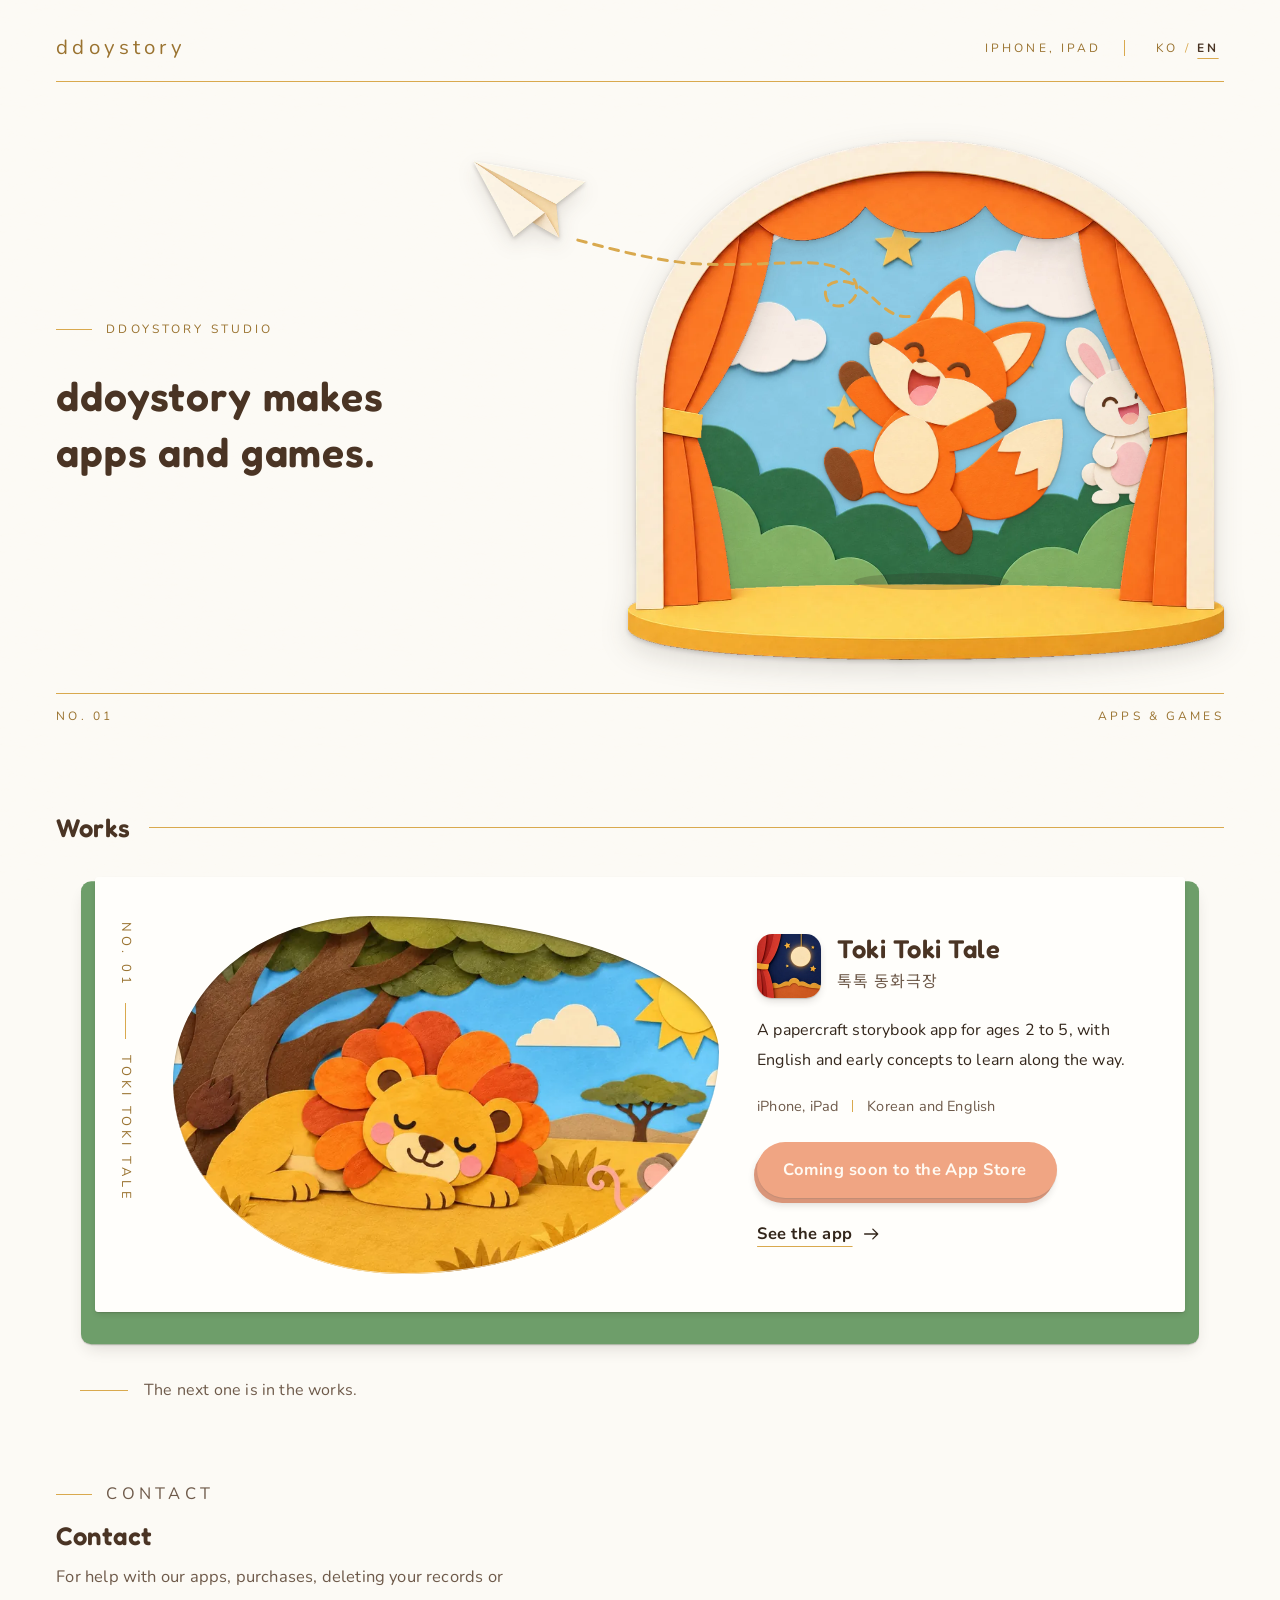
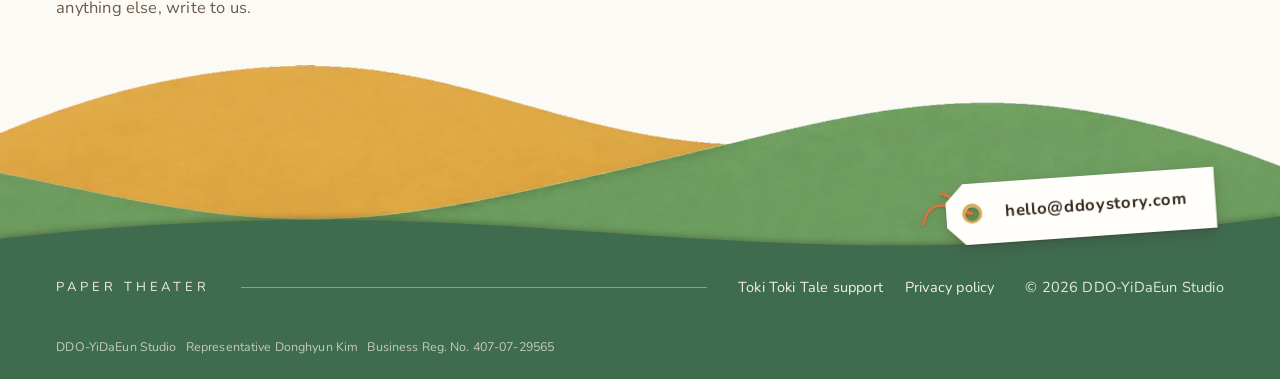
<file: index.html>
<!doctype html>
<html lang="ko">
<head>
<meta charset="utf-8">
<meta name="viewport" content="width=device-width, initial-scale=1">
<title>ddoystory</title>
<meta name="description" content="또이다은 스튜디오(ddoystory)는 앱과 게임을 만듭니다. 첫 작품은 톡톡 동화극장(Toki Toki Tale)입니다.">
<meta name="color-scheme" content="light dark">
<meta name="theme-color" content="#FCFAF5" media="(prefers-color-scheme: light)">
<meta name="theme-color" content="#2B241D" media="(prefers-color-scheme: dark)">
<meta property="og:title" content="ddoystory">
<meta property="og:description" content="또이다은 스튜디오(ddoystory)는 앱과 게임을 만듭니다.">
<meta property="og:url" content="https://ddoystory.com/">
<meta property="og:image" content="https://ddoystory.com/assets/lion-mouse-1600.webp">
<link rel="icon" href="assets/favicon-32.png">
<link rel="apple-touch-icon" href="assets/icon.png">
<link rel="preconnect" href="https://fonts.googleapis.com">
<link rel="preconnect" href="https://fonts.gstatic.com" crossorigin>
<!-- 제목 글꼴 Jua 는 제목에 쓰는 글자만 담은 작은 파일로 받는다(text=). 제목 글자를 바꾸면 README 의 순서대로 이 주소를 다시 만든다. -->
<link rel="stylesheet" href="https://fonts.googleapis.com/css2?family=Jua&display=block&text=%28%29%2C.%EA%B0%80%EA%B0%9C%EA%B1%B0%EA%B2%83%EA%B2%8C%EA%B2%AC%EA%B2%B0%EA%B3%A0%EA%B3%B5%EA%B3%BC%EA%B4%80%EA%B4%91%EA%B5%AC%EA%B5%AD%EA%B7%B8%EA%B7%B9%EA%B8%B0%EA%BA%BC%EA%BE%B8%EB%81%BC%EB%82%B4%EB%84%B7%EB%85%90%EB%86%80%EB%88%84%EB%8A%94%EB%8A%A5%EB%8B%88%EB%8B%A4%EB%8F%84%EB%8F%99%EB%90%98%EB%93%A0%EB%93%A4%EB%93%AD%EB%94%94%EB%98%90%EB%9E%98%EB%A1%9C%EB%A5%B4%EB%A6%84%EB%A6%AC%EB%A6%B0%EB%A7%8C%EB%A7%A4%EB%A9%B0%EB%A9%B4%EB%AC%B8%EB%AC%BB%EB%B0%94%EB%B0%9B%EB%B0%A9%EB%B0%B0%EB%B2%84%EB%B3%B4%EB%B6%80%EB%B6%81%EB%B6%84%EC%82%AC%EC%82%AD%EC%84%9C%EC%84%9D%EC%88%98%EC%8A%A4%EC%95%84%EC%95%B1%EC%95%BC%EC%96%B4%EC%97%86%EC%97%90%EC%97%B0%EC%98%81%EC%98%A4%EC%99%80%EC%9B%81%EC%9D%80%EC%9D%84%EC%9D%98%EC%9D%B4%EC%9D%B8%EC%9D%BD%EC%9E%84%EC%9E%85%EC%9E%87%EC%9E%90%EC%9E%A0%EC%9E%A5%EC%A0%80%EC%A0%95%EC%A0%9C%EC%A3%BC%EC%A7%80%EC%A7%88%EC%A7%91%EC%B2%98%EC%B9%A8%ED%81%AC%ED%84%B0%ED%86%A0%ED%86%A1%ED%8A%9C%ED%8A%B8%ED%8D%BC%ED%8E%98%ED%94%84%ED%95%98%ED%95%9C%ED%95%AD%ED%98%B8%ED%99%94">
<link rel="stylesheet" href="https://fonts.googleapis.com/css2?family=Fredoka:wght@400;500;600&family=Nunito:wght@300;400;600;700&family=Noto+Sans+KR:wght@400;500;700&display=block">
<link rel="stylesheet" href="assets/paper.css">
<script>/* 움직임 준비: 움직임 줄이기가 꺼져 있을 때만 첫 화면을 잠깐 숨긴다. motion.js 가 못 오면 2.5초 뒤, 그때 받는 중인 글꼴을 최대 2.5초 더 기다렸다가 걷는다. assets/motion.js 참고 */
(function(d){if(window.matchMedia&&!matchMedia('(prefers-reduced-motion: reduce)').matches){d.classList.add('mo');window.__moT=setTimeout(function(){var f=document.fonts&&document.fonts.ready;Promise.race([f||0,new Promise(function(r){setTimeout(r,2500)})]).then(function(){d.classList.remove('mo');});},2500);}})(document.documentElement);</script>
<script defer fetchpriority="high" src="assets/vendor/gsap/gsap.min.js" onerror="document.documentElement.classList.remove('mo')"></script>
<script defer fetchpriority="high" src="assets/vendor/gsap/ScrollTrigger.min.js"></script>
<script defer fetchpriority="high" src="assets/motion.js"></script>
<style>
/* 스튜디오 홈(v14): 매끈한 색 카드지.
   첫 화면 = 왼쪽 제목 + 오른쪽 종이 무대(아치 틀·감빛 커튼, 하늘 배경, 뛰는 여우, 손 흔드는 토끼), 종이비행기와 금색 점선 궤적.
   위아래 금색 가는 선과 꼬리 글자. 만든 것들 = 흰 카드 + 연두 밑장. 맨 아래 = 언덕 띠 위 흰 꼬리표(메일). */

/* ── 첫 화면 ── */
.hero{display:grid;grid-template-columns:minmax(0,4fr) minmax(0,6fr);align-items:center;gap:0 clamp(24px,3vw,56px);padding-top:clamp(36px,4.6vw,72px);padding-bottom:clamp(20px,2.6vw,40px)}
.hero-tx .kicker{display:flex;align-items:center;gap:14px;margin:0 0 clamp(20px,2.4vw,32px)}
.hero-tx .kicker .rule{width:36px}
.hero h1{margin:0;font-size:clamp(1.8rem,3.2vw,3.3rem);line-height:1.36;letter-spacing:.02em}
.hero h1 .ln{display:block;white-space:nowrap}

/* 무대 상자 = 무대 틀 그림 비율(1119:975). 안의 조각은 이 상자 % 자리. */
.stage-wrap{position:relative;padding-left:clamp(40px,12%,150px)}
.stage{position:relative;aspect-ratio:1119/975}
.stage > *{position:absolute;pointer-events:none}
.stage .backdrop{left:9.6%;right:9.8%;top:10.6%;bottom:10%;overflow:hidden;border-radius:50% 50% 0 0 / 50% 50% 0 0}
.stage .backdrop img{width:100%;height:100%;object-fit:cover;object-position:50% 100%}
.stage .frame{inset:0;width:100%;height:100%;filter:drop-shadow(0 2px 2px rgba(var(--sh),.2)) drop-shadow(0 10px 14px rgba(var(--sh),.14))}
.stage .bunny{width:18.5%;left:73.5%;top:33%;filter:var(--piece-shadow)}
.stage .fox{width:40%;left:33%;top:26%;filter:var(--piece-shadow)}
.stage .floor-sh{left:38%;width:26%;top:83.2%;height:3.4%;border-radius:50%;background:rgba(var(--sh),.2)}
.stage .trail{left:-28%;top:0;width:88%;overflow:visible}
.stage .plane{width:19%;left:-26%;top:4%;filter:drop-shadow(0 2px 2px rgba(var(--sh),.22)) drop-shadow(0 8px 10px rgba(var(--sh),.12))}
.hero-foot{position:relative;display:flex;align-items:center;justify-content:space-between;gap:16px;padding-top:14px;padding-bottom:14px}
.hero-foot::before{content:"";position:absolute;left:var(--gutter);right:var(--gutter);top:0;height:1px;background:var(--gold)}

/* ── 만든 것들 ── */
.works{padding-top:clamp(44px,5.6vw,88px)}
.works-head{display:flex;align-items:baseline;gap:18px;margin:0 0 clamp(22px,2.6vw,36px)}
.works-head h2{margin:0;font-size:clamp(1.5rem,2vw,1.9rem);line-height:1.3}
.works-head .rule{flex:1 1 auto;align-self:center}

.card{width:calc(100% - 2 * var(--bo));max-width:1090px;margin:0 auto calc(var(--bo) * 2.4)}
.card-in{display:grid;grid-template-columns:auto minmax(0,7fr) minmax(0,5fr);gap:clamp(20px,3vw,48px);align-items:center;padding:clamp(22px,3vw,44px) clamp(22px,3vw,44px) clamp(22px,3vw,44px) clamp(14px,1.6vw,22px)}
.vtail{writing-mode:vertical-rl;display:flex;align-items:center;gap:16px;align-self:stretch;justify-content:flex-start;padding-top:6px}
.vtail .vrule{width:1px;height:36px;background:var(--gold)}
.vtail .tail{color:#9A7330;font-size:13px;letter-spacing:.3em}
.win{margin:0;aspect-ratio:16/10.5;border-radius:36% 64% 58% 42% / 46% 38% 62% 54%}
.win img{object-position:50% 50%}
.card-tx{display:flex;flex-direction:column;gap:18px;min-width:0;color:#33261B}
.card-tx h3{color:#4A3424}
.app-id{display:flex;align-items:center;gap:16px}
.app-id img{width:64px;height:64px;border-radius:15px;box-shadow:var(--lift);flex:none}
.app-id h3{margin:0;font-size:clamp(1.5rem,2vw,2rem);line-height:1.25}
.app-id h3 a{text-decoration:none}
.app-id h3 a:hover{text-decoration:underline;text-decoration-color:var(--gold);text-decoration-thickness:1px;text-underline-offset:.3em}
.app-id p{margin:2px 0 0;font-family:'Fredoka',sans-serif;font-weight:400;font-size:16px;letter-spacing:.06em;color:#6E5A4A}
.app-id p [data-l=en]{font-family:var(--serif)}
.card-line{margin:0;font-size:clamp(1rem,1.2vw,1.1rem);line-height:1.85}
.meta{list-style:none;margin:0;padding:0;display:flex;flex-wrap:wrap;align-items:center;gap:4px 14px;font-size:14.5px;color:#6E5A4A}
.meta li + li::before{content:"";display:inline-block;width:1px;height:12px;background:var(--gold);margin-right:14px;vertical-align:-1px}
.card-act{display:flex;flex-wrap:wrap;align-items:center;gap:14px 24px;margin-top:4px}
.card-act .more{color:#33261B}

.next{display:flex;align-items:center;gap:16px;max-width:1120px;margin:clamp(56px,5vw,72px) auto 0;color:var(--sub);font-size:16px}
.next .rule{width:48px;flex:none}
.next p{margin:0}

/* ── 문의 + 땅 ── */
.contact{display:grid;grid-template-columns:minmax(0,1fr);padding-bottom:clamp(16px,2vw,28px)}
.contact .tail{display:flex;align-items:center;gap:14px}
.contact .tail .rule{width:36px}
.contact h2{margin:12px 0 0;font-size:clamp(1.5rem,2vw,1.9rem);line-height:1.3}
.contact p{margin:10px 0 0;color:var(--sub);max-width:30em;font-size:16.5px}
.land .tagnote{right:max(calc(var(--gutter) + 8px),calc((100% - var(--max)) / 2 + var(--gutter) + 8px));bottom:12%}

@media (max-width:1000px){
  .card-in{grid-template-columns:auto minmax(0,1fr)}
  .card-tx{grid-column:2}
  .vtail{grid-row:1 / span 2}
}
@media (max-width:760px){
  .hero{grid-template-columns:minmax(0,1fr);padding-top:clamp(24px,7vw,48px)}
  .hero-tx{order:2;padding-top:clamp(24px,6vw,40px)}
  .stage-wrap{order:1;padding-left:20%}
}
@media (max-width:640px){
  .hero h1{font-size:clamp(1.7rem,8.2vw,2.3rem)}
  .card-in{grid-template-columns:minmax(0,1fr);padding:18px 16px 22px;gap:18px}
  .vtail{writing-mode:horizontal-tb;grid-row:auto;padding-top:0}
  .vtail .vrule{width:28px;height:1px}
  .card-tx{grid-column:auto}
  .win{aspect-ratio:4/3.2}
  .paper-card{--bo:10px}
  .app-id img{width:54px;height:54px;border-radius:13px}
  .land .tagnote{bottom:18%}
}
</style>
<style>.store.soon{pointer-events:none;opacity:.62;cursor:default}.store.soon svg{display:none}</style>
<style>footer .biz{margin:0;padding:0 0 22px;font-size:.78rem;line-height:1.6;opacity:.72;letter-spacing:.01em}</style>
</head>
<body>
<a class="skip" href="#works"><span data-l="ko">본문으로 건너뛰기</span><span data-l="en" lang="en">Skip to content</span></a>

<header class="wrap mast" data-intro>
  <a class="brand" href="./" aria-label="ddoystory">ddoystory</a>
  <span class="rule" aria-hidden="true"></span>
  <div class="tails">
    <span class="tail opt" lang="en">iPhone, iPad</span>
    <span class="vrule opt" aria-hidden="true"></span>
    <nav class="lang" aria-label="Language"><a href="#ko" data-set="ko" lang="ko">KO</a><span class="sl" aria-hidden="true">/</span><a href="#en" data-set="en" lang="en">EN</a></nav>
  </div>
</header>

<section class="wrap hero" aria-labelledby="hero-title" data-intro>
  <div class="hero-tx">
    <p class="kicker tail" aria-hidden="true"><span class="rule"></span><span lang="en">ddoystory studio</span></p>
    <h1 id="hero-title"><span data-l="ko"><span class="ln">또이다은 스튜디오는</span> <span class="ln">앱과 게임을 만듭니다.</span></span><span data-l="en" lang="en"><span class="ln">ddoystory makes</span> <span class="ln">apps and games.</span></span></h1>
  </div>
  <div class="stage-wrap" aria-hidden="true">
    <div class="stage" data-art="home">
      <div class="backdrop"><img src="assets/paper/backdrop.webp" width="1100" height="825" alt="" fetchpriority="high"></div>
      <img class="bunny" src="assets/paper/bunny.webp" width="340" height="592" alt="">
      <img class="frame" src="assets/paper/stage.webp" width="1119" height="975" alt="">
      <span class="floor-sh"></span>
      <img class="fox" src="assets/paper/fox.webp" width="620" height="727" alt="">
      <svg class="trail" viewBox="0 0 880 440"><path d="M752 296C716 300 694 262 668 246C640 230 606 236 612 262C618 290 664 280 664 250C664 222 626 206 580 206C500 206 430 214 360 204C300 196 250 182 196 168" fill="none" stroke="#D9A94E" stroke-width="5" stroke-linecap="round" stroke-dasharray="15 13"/></svg>
      <img class="plane" src="assets/paper/plane.webp" width="420" height="283" alt="">
    </div>
  </div>
</section>
<div class="wrap hero-foot" data-intro aria-hidden="true"><span class="tail" lang="en">No. 01</span><span class="tail" lang="en">Apps &amp; Games</span></div>

<main id="works" class="wrap works" aria-labelledby="works-title">
  <div class="works-head">
    <h2 id="works-title"><span data-l="ko">만든 것들</span><span data-l="en" lang="en">Works</span></h2>
    <span class="rule" aria-hidden="true"></span>
  </div>
  <!-- 작품 하나 = article.card 하나. 새 작품은 이 article 을 복사해 아래에 붙이고 번호·링크·그림·글을 바꾼다. -->
  <article class="card paper-card" style="--back:var(--leaf)" data-piece aria-labelledby="w1-title">
    <div class="card-in">
      <p class="vtail" aria-hidden="true" style="margin:0"><span class="tail" lang="en">No. 01</span><span class="vrule"></span><span class="tail" lang="en">Toki Toki Tale</span></p>
      <figure class="win hole">
        <img src="assets/lion-mouse-1600.webp" srcset="assets/lion-mouse-900.webp 900w, assets/lion-mouse-1600.webp 1600w" sizes="(max-width:1000px) 100vw, 640px" width="1600" height="900" loading="lazy" decoding="async"
             alt="종이 공예 느낌으로 그린 「사자와 생쥐」 장면. 해가 뜬 초원의 나무 그늘에서 사자가 잠들어 있고, 그 곁으로 생쥐가 다가옵니다."
             data-alt-en="A papercraft-style scene from The Lion and the Mouse: on a sunny savanna, a lion sleeps in the shade of a tree as a little mouse comes near.">
      </figure>
      <div class="card-tx">
        <div class="app-id">
          <img src="assets/icon-256.webp" width="64" height="64" alt="">
          <div>
            <h3 id="w1-title"><a href="tokitoki/#ko" data-href="tokitoki/"><span data-l="ko">톡톡 동화극장</span><span data-l="en" lang="en">Toki Toki Tale</span></a></h3>
            <p><span data-l="ko">Toki Toki Tale</span><span data-l="en" lang="en">톡톡 동화극장</span></p>
          </div>
        </div>
        <p class="card-line"><span data-l="ko">2~5세 아이가 동화를 보고 들으며 영어와 개념 공부도 하는 페이퍼크래프트 동화 앱입니다.</span><span data-l="en" lang="en">A papercraft storybook app for ages 2 to 5, with English and early concepts to learn along the way.</span></p>
        <ul class="meta">
          <li>iPhone, iPad</li>
          <li><span data-l="ko">한국어, 영어</span><span data-l="en" lang="en">Korean and English</span></li>
        </ul>
        <div class="card-act">
          <a class="store" data-appstore href="https://apps.apple.com/"><svg viewBox="0 0 20 20" aria-hidden="true"><path d="M10 3v10M5.5 8.5 10 13l4.5-4.5M4 16.5h12" fill="none" stroke="currentColor" stroke-width="2" stroke-linecap="round" stroke-linejoin="round"/></svg><span data-l="ko">App Store에서 받기</span><span data-l="en" lang="en">Download on the App Store</span></a>
          <a class="more" href="tokitoki/#ko" data-href="tokitoki/"><span data-l="ko">자세히 보기</span><span data-l="en" lang="en">See the app</span><svg viewBox="0 0 22 22" aria-hidden="true"><path d="M2 11h16M12 5l6 6-6 6" fill="none" stroke="currentColor" stroke-width="1.6" stroke-linecap="round" stroke-linejoin="round"/></svg></a>
        </div>
      </div>
    </div>
  </article>
  <div class="next" data-piece><span class="rule" aria-hidden="true"></span><p><span data-l="ko">다음 작품을 만들고 있습니다.</span><span data-l="en" lang="en">The next one is in the works.</span></p></div>
</main>

<footer class="land" id="contact">
  <div class="wrap contact">
    <div>
      <p class="tail" aria-hidden="true" style="margin:0"><span class="rule"></span><span lang="en">Contact</span></p>
      <h2><span data-l="ko">문의</span><span data-l="en" lang="en">Contact</span></h2>
      <p><span data-l="ko">작품 사용, 결제, 기록 삭제 요청과 그 밖의 문의는 메일로 받습니다.</span><span data-l="en" lang="en">For help with our apps, purchases, deleting your records or anything else, write to us.</span></p>
    </div>
  </div>
  <div class="hills">
    <img src="assets/paper/hills-a.webp" width="2172" height="363" alt="" loading="lazy" decoding="async">
    <a class="tagnote" href="mailto:hello@ddoystory.com"><svg viewBox="0 0 56 40" aria-hidden="true"><path d="M52 30C40 30 30 18 18 20S4 34 2 38M52 30C42 26 34 10 22 8" fill="none" stroke="#E8703A" stroke-width="2.4" stroke-linecap="round"/></svg><span class="tg">hello@ddoystory.com</span></a>
  </div>
  <div class="soil-sh"><div class="soil">
    <div class="wrap foot">
      <span class="tail" lang="en" aria-hidden="true">Paper Theater</span>
      <span class="rule" aria-hidden="true"></span>
      <ul aria-label="Toki Toki Tale">
        <li><a href="tokitoki/support/#ko" data-href="tokitoki/support/"><span data-l="ko">톡톡 동화극장 고객 지원</span><span data-l="en" lang="en">Toki Toki Tale support</span></a></li>
        <li><a href="tokitoki/privacy/#ko" data-href="tokitoki/privacy/"><span data-l="ko">개인정보 처리방침</span><span data-l="en" lang="en">Privacy policy</span></a></li>
      </ul>
      <p><span data-l="ko">© 2026 또이다은 스튜디오 (DDO-YiDaEun Studio)</span><span data-l="en" lang="en">© 2026 DDO-YiDaEun Studio</span></p>
    </div>
    <div class="wrap"><p class="biz"><span data-l="ko">상호 또이다은 스튜디오 (DDO-YiDaEun Studio)&ensp; 대표 김동현&ensp; 사업자등록번호 407-07-29565</span><span data-l="en" lang="en">DDO-YiDaEun Studio&ensp; Representative Donghyun Kim&ensp; Business Reg. No. 407-07-29565</span></p></div>
  </div></div>
</footer>
<script>
/* ▼ 톡톡 동화극장 App Store 주소: tokitoki/index.html 의 같은 줄과 함께 바꾼다. (이 페이지의 a[data-appstore] 단추에 들어간다. 작품이 늘면 단추 href 에 주소를 직접 넣는다) */
var APP_STORE_URL = 'https://apps.apple.com/';

(function(){
  var st=document.querySelectorAll('a[data-appstore]');
  for(var s=0;s<st.length;s++){
    if(APP_STORE_URL==='https://apps.apple.com/'){   /* 앱 주소가 나오기 전: 깨진 링크 대신 '출시 예정' 표시 */
      st[s].removeAttribute('href'); st[s].setAttribute('aria-disabled','true'); st[s].classList.add('soon');
      var k=st[s].querySelector('[data-l="ko"]'), e=st[s].querySelector('[data-l="en"]');
      if(k) k.textContent='App Store 출시 예정'; if(e) e.textContent='Coming soon to the App Store';
    } else st[s].href=APP_STORE_URL;
  }
  var h=document.documentElement;
  function set(l){
    h.lang=l;
    var as=document.querySelectorAll('.lang a');
    for(var i=0;i<as.length;i++){ if(as[i].getAttribute('data-set')===l) as[i].setAttribute('aria-current','true'); else as[i].removeAttribute('aria-current'); }
    var ls=document.querySelectorAll('a[data-href]');
    for(var j=0;j<ls.length;j++){ ls[j].setAttribute('href', ls[j].getAttribute('data-href')+'#'+l); }
    var im=document.querySelectorAll('img[data-alt-en]');
    for(var k=0;k<im.length;k++){ if(!im[k].hasAttribute('data-alt-ko')) im[k].setAttribute('data-alt-ko', im[k].alt); im[k].alt = l==='en' ? im[k].getAttribute('data-alt-en') : im[k].getAttribute('data-alt-ko'); }
  }
  function pick(){ return location.hash==='#en'?'en':location.hash==='#ko'?'ko':((navigator.language||'').toLowerCase().indexOf('ko')===0?'ko':'en'); }
  set(pick());
  window.addEventListener('hashchange',function(){ if(location.hash==='#en'||location.hash==='#ko') set(pick()); });
})();
</script>
</body>
</html>
</file>
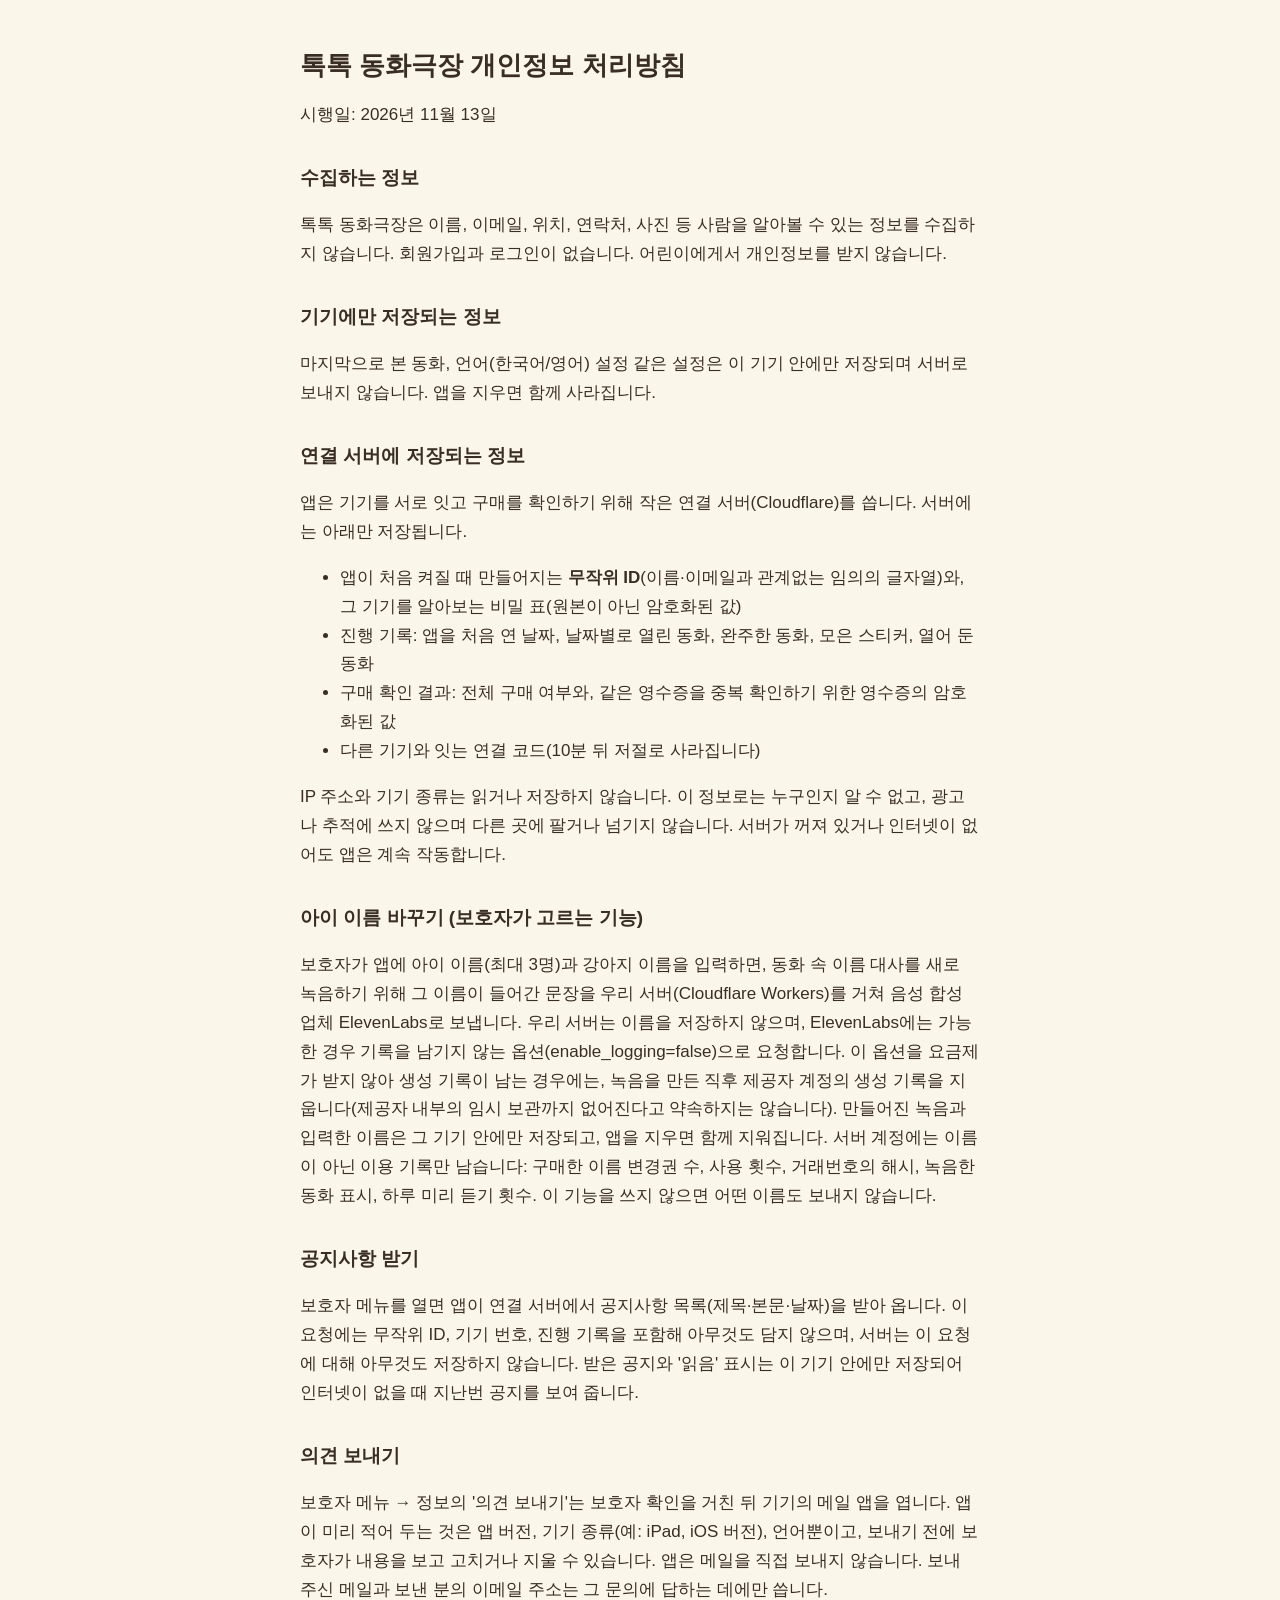
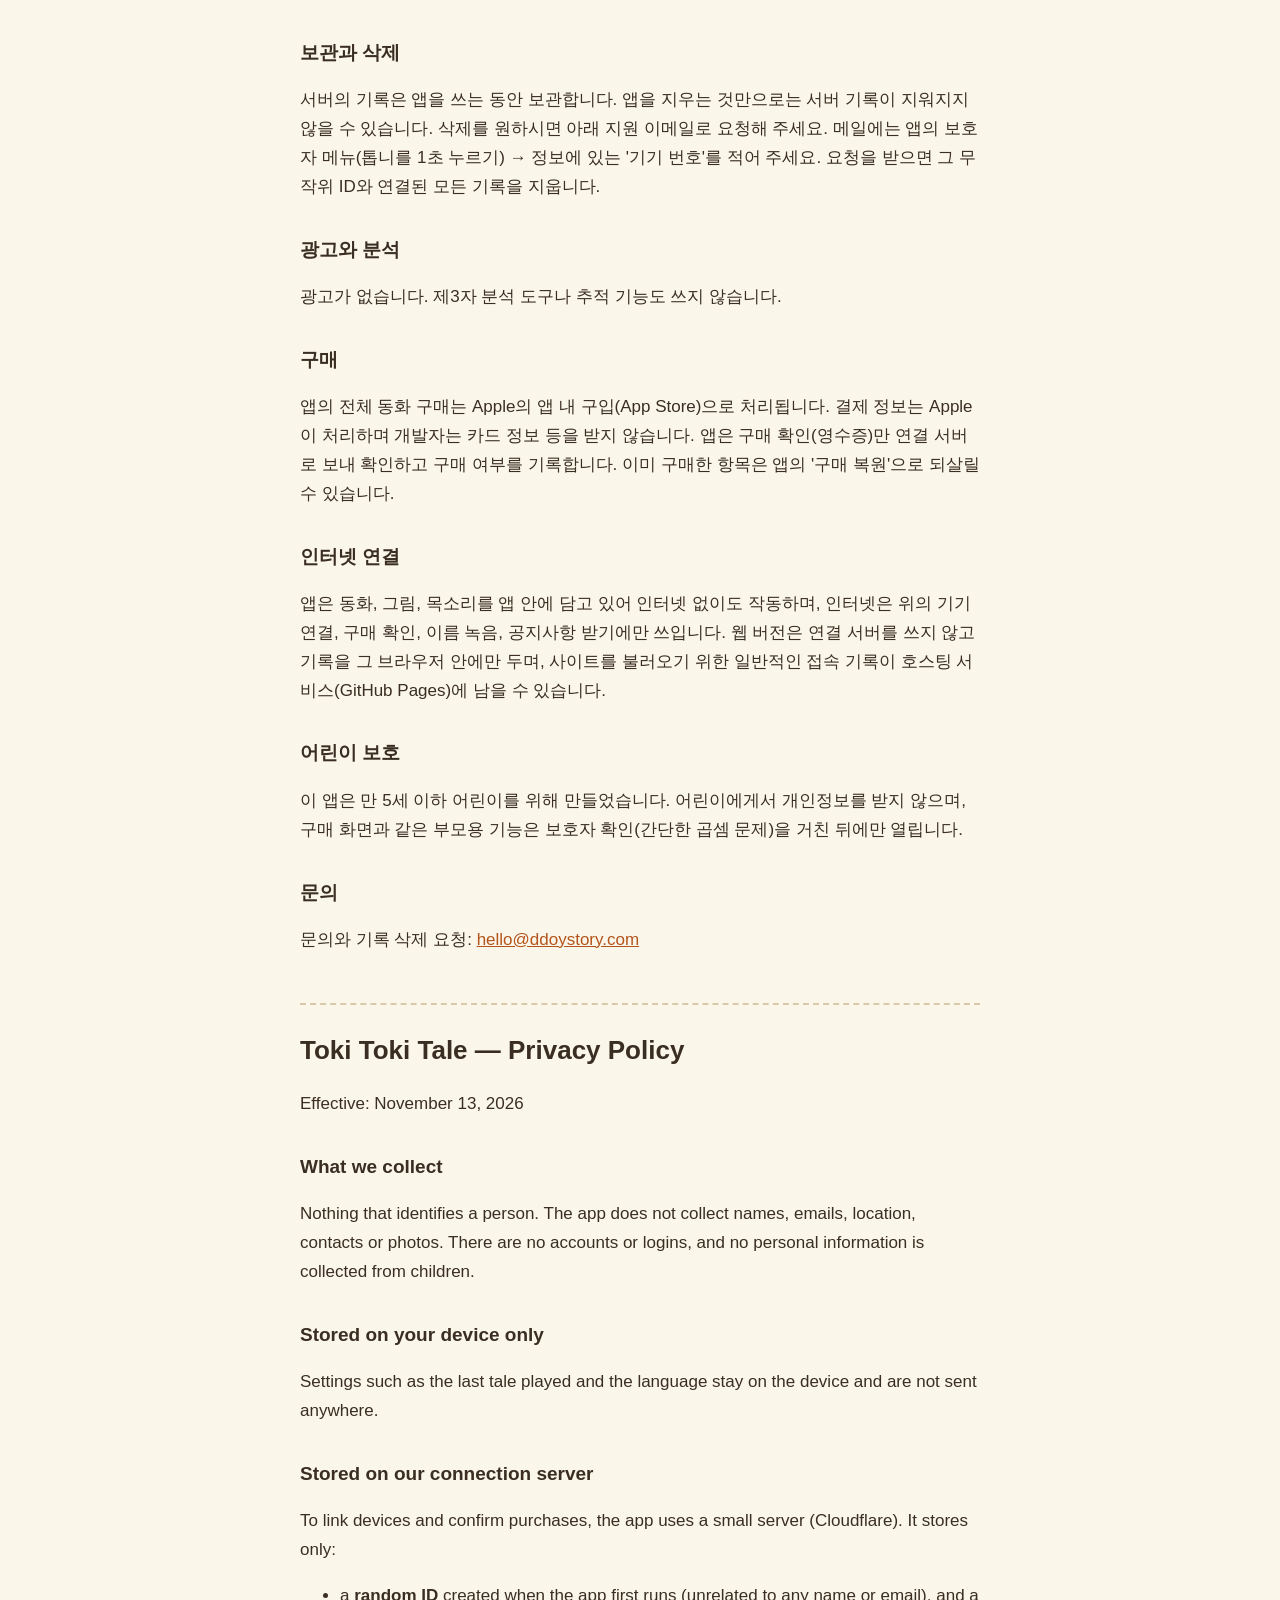
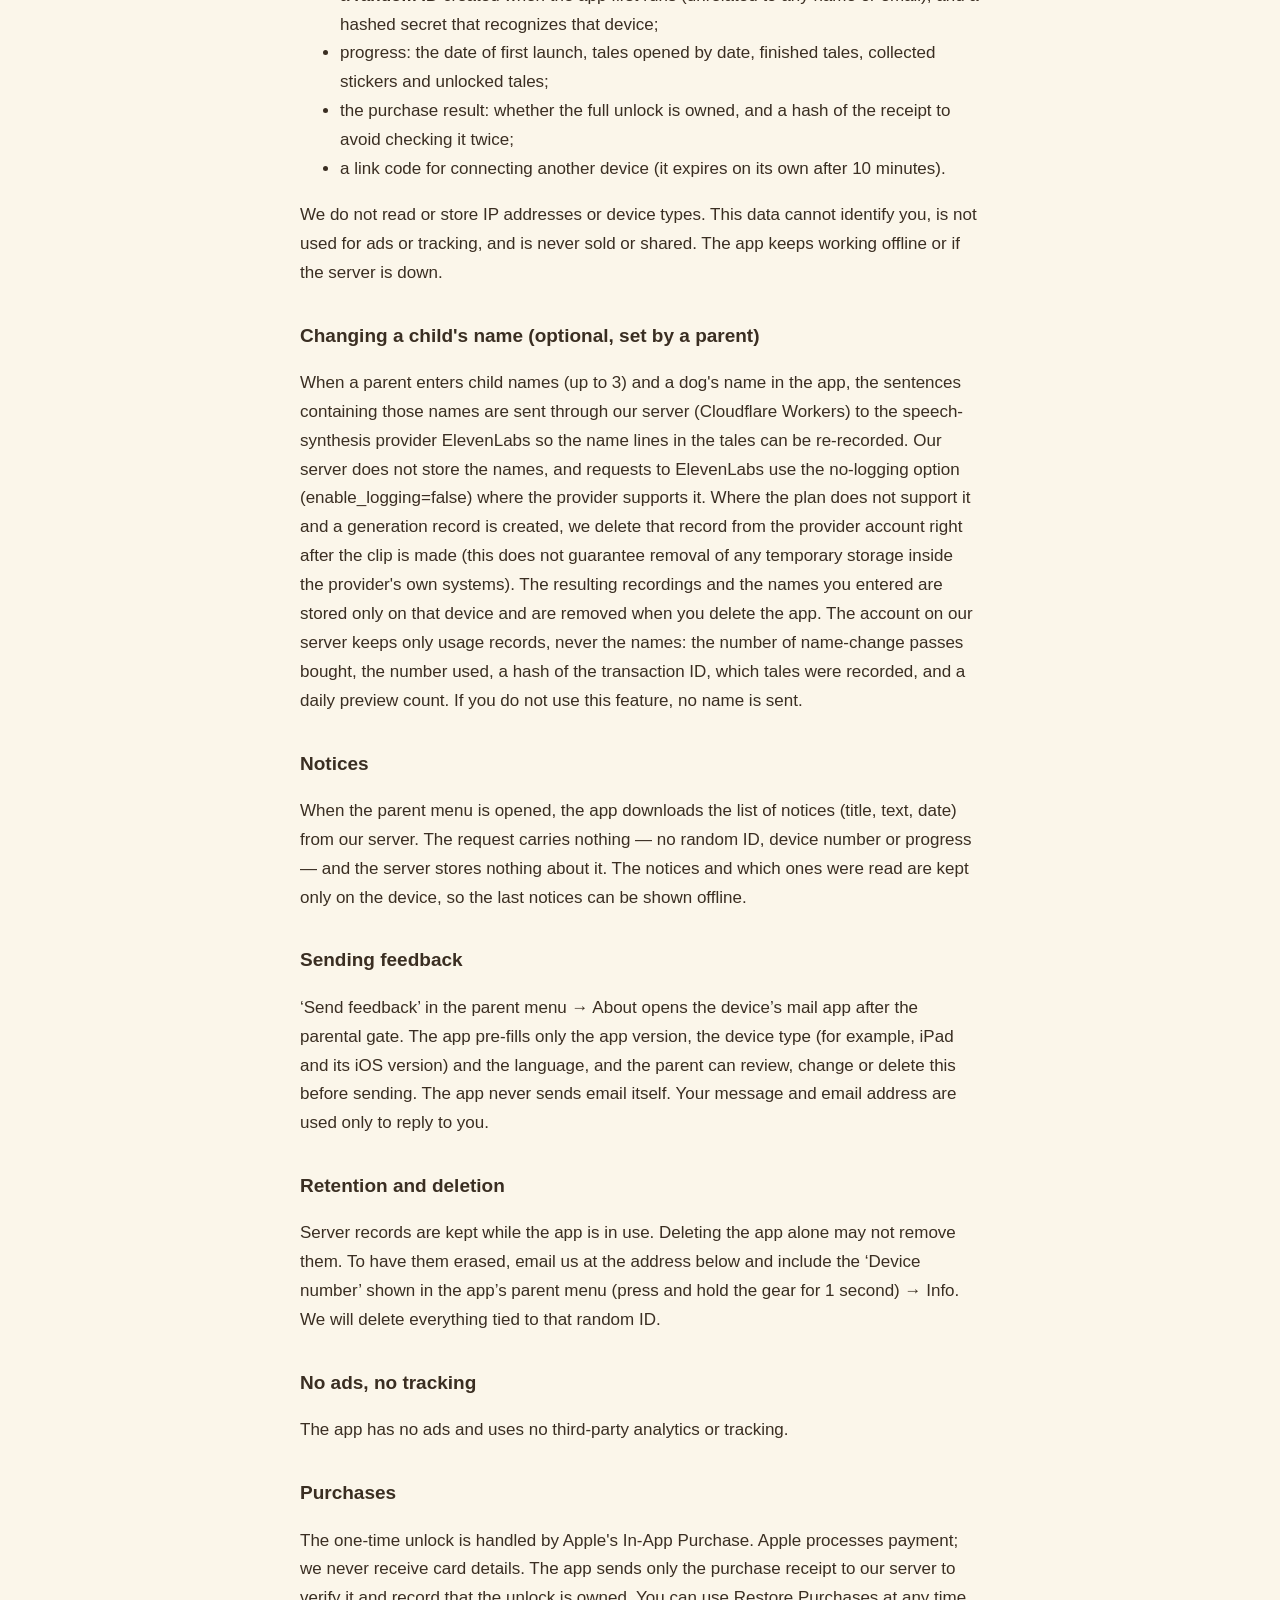
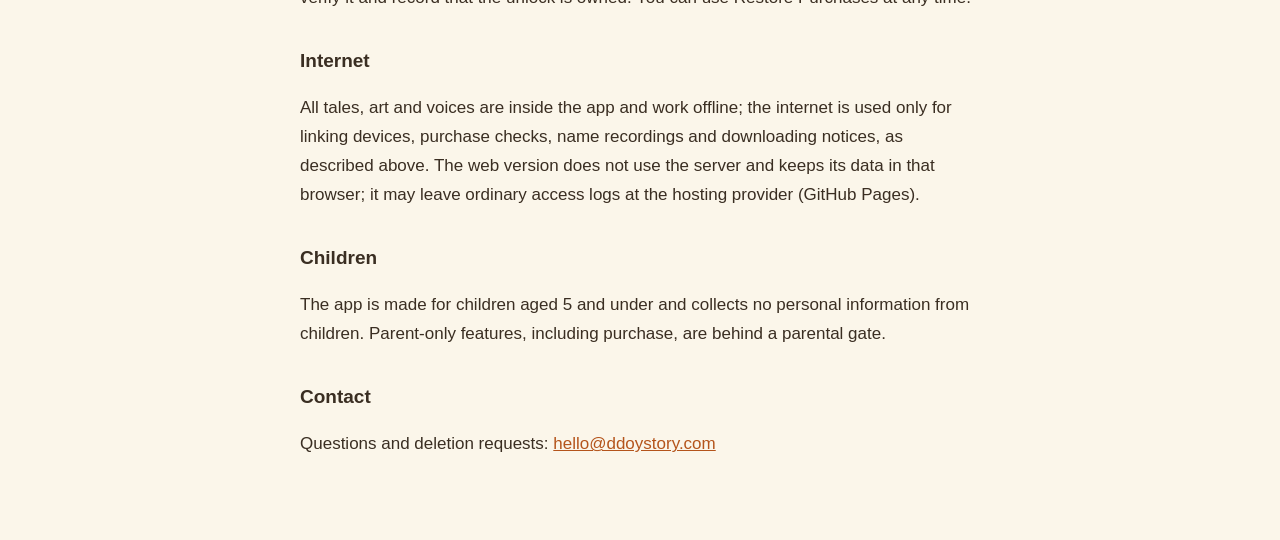
<file: privacy/index.html>
<!doctype html>
<html lang="ko">
<head>
<meta charset="utf-8">
<meta name="viewport" content="width=device-width, initial-scale=1">
<title>개인정보 처리방침 · 톡톡 동화극장</title>
<link rel="icon" type="image/png" sizes="32x32" href="../assets/favicon-32.png">
<style>
  body { margin: 0; background: #fbf6ea; color: #3a2e22; font: 17px/1.7 -apple-system, "Pretendard", "Apple SD Gothic Neo", sans-serif; }
  main { max-width: 680px; margin: 0 auto; padding: 32px 20px 64px; }
  h1 { font-size: 26px; line-height: 1.3; }
  h2 { font-size: 19px; margin-top: 32px; }
  a { color: #b4541b; }
  .en { border-top: 2px dashed #d9c9a8; margin-top: 48px; padding-top: 8px; }
</style>
</head>
<body>
<main>
<h1>톡톡 동화극장 개인정보 처리방침</h1>
<p>시행일: 2026년 11월 13일</p>

<h2>수집하는 정보</h2>
<p>톡톡 동화극장은 이름, 이메일, 위치, 연락처, 사진 등 사람을 알아볼 수 있는 정보를 수집하지 않습니다. 회원가입과 로그인이 없습니다. 어린이에게서 개인정보를 받지 않습니다.</p>

<h2>기기에만 저장되는 정보</h2>
<p>마지막으로 본 동화, 언어(한국어/영어) 설정 같은 설정은 이 기기 안에만 저장되며 서버로 보내지 않습니다. 앱을 지우면 함께 사라집니다.</p>

<h2>연결 서버에 저장되는 정보</h2>
<p>앱은 기기를 서로 잇고 구매를 확인하기 위해 작은 연결 서버(Cloudflare)를 씁니다. 서버에는 아래만 저장됩니다.</p>
<ul>
<li>앱이 처음 켜질 때 만들어지는 <b>무작위 ID</b>(이름·이메일과 관계없는 임의의 글자열)와, 그 기기를 알아보는 비밀 표(원본이 아닌 암호화된 값)</li>
<li>진행 기록: 앱을 처음 연 날짜, 날짜별로 열린 동화, 완주한 동화, 모은 스티커, 열어 둔 동화</li>
<li>구매 확인 결과: 전체 구매 여부와, 같은 영수증을 중복 확인하기 위한 영수증의 암호화된 값</li>
<li>다른 기기와 잇는 연결 코드(10분 뒤 저절로 사라집니다)</li>
</ul>
<p>IP 주소와 기기 종류는 읽거나 저장하지 않습니다. 이 정보로는 누구인지 알 수 없고, 광고나 추적에 쓰지 않으며 다른 곳에 팔거나 넘기지 않습니다. 서버가 꺼져 있거나 인터넷이 없어도 앱은 계속 작동합니다.</p>

<h2>아이 이름 바꾸기 (보호자가 고르는 기능)</h2>
<p>보호자가 앱에 아이 이름(최대 3명)과 강아지 이름을 입력하면, 동화 속 이름 대사를 새로 녹음하기 위해 그 이름이 들어간 문장을 우리 서버(Cloudflare Workers)를 거쳐 음성 합성 업체 ElevenLabs로 보냅니다. 우리 서버는 이름을 저장하지 않으며, ElevenLabs에는 가능한 경우 기록을 남기지 않는 옵션(enable_logging=false)으로 요청합니다. 이 옵션을 요금제가 받지 않아 생성 기록이 남는 경우에는, 녹음을 만든 직후 제공자 계정의 생성 기록을 지웁니다(제공자 내부의 임시 보관까지 없어진다고 약속하지는 않습니다). 만들어진 녹음과 입력한 이름은 그 기기 안에만 저장되고, 앱을 지우면 함께 지워집니다. 서버 계정에는 이름이 아닌 이용 기록만 남습니다: 구매한 이름 변경권 수, 사용 횟수, 거래번호의 해시, 녹음한 동화 표시, 하루 미리 듣기 횟수. 이 기능을 쓰지 않으면 어떤 이름도 보내지 않습니다.</p>

<h2>공지사항 받기</h2>
<p>보호자 메뉴를 열면 앱이 연결 서버에서 공지사항 목록(제목·본문·날짜)을 받아 옵니다. 이 요청에는 무작위 ID, 기기 번호, 진행 기록을 포함해 아무것도 담지 않으며, 서버는 이 요청에 대해 아무것도 저장하지 않습니다. 받은 공지와 '읽음' 표시는 이 기기 안에만 저장되어 인터넷이 없을 때 지난번 공지를 보여 줍니다.</p>

<h2>의견 보내기</h2>
<p>보호자 메뉴 → 정보의 '의견 보내기'는 보호자 확인을 거친 뒤 기기의 메일 앱을 엽니다. 앱이 미리 적어 두는 것은 앱 버전, 기기 종류(예: iPad, iOS 버전), 언어뿐이고, 보내기 전에 보호자가 내용을 보고 고치거나 지울 수 있습니다. 앱은 메일을 직접 보내지 않습니다. 보내 주신 메일과 보낸 분의 이메일 주소는 그 문의에 답하는 데에만 씁니다.</p>

<h2>보관과 삭제</h2>
<p>서버의 기록은 앱을 쓰는 동안 보관합니다. 앱을 지우는 것만으로는 서버 기록이 지워지지 않을 수 있습니다. 삭제를 원하시면 아래 지원 이메일로 요청해 주세요. 메일에는 앱의 보호자 메뉴(톱니를 1초 누르기) → 정보에 있는 '기기 번호'를 적어 주세요. 요청을 받으면 그 무작위 ID와 연결된 모든 기록을 지웁니다.</p>

<h2>광고와 분석</h2>
<p>광고가 없습니다. 제3자 분석 도구나 추적 기능도 쓰지 않습니다.</p>

<h2>구매</h2>
<p>앱의 전체 동화 구매는 Apple의 앱 내 구입(App Store)으로 처리됩니다. 결제 정보는 Apple이 처리하며 개발자는 카드 정보 등을 받지 않습니다. 앱은 구매 확인(영수증)만 연결 서버로 보내 확인하고 구매 여부를 기록합니다. 이미 구매한 항목은 앱의 '구매 복원'으로 되살릴 수 있습니다.</p>

<h2>인터넷 연결</h2>
<p>앱은 동화, 그림, 목소리를 앱 안에 담고 있어 인터넷 없이도 작동하며, 인터넷은 위의 기기 연결, 구매 확인, 이름 녹음, 공지사항 받기에만 쓰입니다. 웹 버전은 연결 서버를 쓰지 않고 기록을 그 브라우저 안에만 두며, 사이트를 불러오기 위한 일반적인 접속 기록이 호스팅 서비스(GitHub Pages)에 남을 수 있습니다.</p>

<h2>어린이 보호</h2>
<p>이 앱은 만 5세 이하 어린이를 위해 만들었습니다. 어린이에게서 개인정보를 받지 않으며, 구매 화면과 같은 부모용 기능은 보호자 확인(간단한 곱셈 문제)을 거친 뒤에만 열립니다.</p>

<h2>문의</h2>
<p>문의와 기록 삭제 요청: <a href="mailto:hello@ddoystory.com">hello@ddoystory.com</a></p>

<section class="en" lang="en">
<h1>Toki Toki Tale — Privacy Policy</h1>
<p>Effective: November 13, 2026</p>
<h2>What we collect</h2>
<p>Nothing that identifies a person. The app does not collect names, emails, location, contacts or photos. There are no accounts or logins, and no personal information is collected from children.</p>
<h2>Stored on your device only</h2>
<p>Settings such as the last tale played and the language stay on the device and are not sent anywhere.</p>
<h2>Stored on our connection server</h2>
<p>To link devices and confirm purchases, the app uses a small server (Cloudflare). It stores only:</p>
<ul>
<li>a <b>random ID</b> created when the app first runs (unrelated to any name or email), and a hashed secret that recognizes that device;</li>
<li>progress: the date of first launch, tales opened by date, finished tales, collected stickers and unlocked tales;</li>
<li>the purchase result: whether the full unlock is owned, and a hash of the receipt to avoid checking it twice;</li>
<li>a link code for connecting another device (it expires on its own after 10 minutes).</li>
</ul>
<p>We do not read or store IP addresses or device types. This data cannot identify you, is not used for ads or tracking, and is never sold or shared. The app keeps working offline or if the server is down.</p>
<h2>Changing a child's name (optional, set by a parent)</h2>
<p>When a parent enters child names (up to 3) and a dog's name in the app, the sentences containing those names are sent through our server (Cloudflare Workers) to the speech-synthesis provider ElevenLabs so the name lines in the tales can be re-recorded. Our server does not store the names, and requests to ElevenLabs use the no-logging option (enable_logging=false) where the provider supports it. Where the plan does not support it and a generation record is created, we delete that record from the provider account right after the clip is made (this does not guarantee removal of any temporary storage inside the provider's own systems). The resulting recordings and the names you entered are stored only on that device and are removed when you delete the app. The account on our server keeps only usage records, never the names: the number of name-change passes bought, the number used, a hash of the transaction ID, which tales were recorded, and a daily preview count. If you do not use this feature, no name is sent.</p>
<h2>Notices</h2>
<p>When the parent menu is opened, the app downloads the list of notices (title, text, date) from our server. The request carries nothing — no random ID, device number or progress — and the server stores nothing about it. The notices and which ones were read are kept only on the device, so the last notices can be shown offline.</p>
<h2>Sending feedback</h2>
<p>‘Send feedback’ in the parent menu → About opens the device’s mail app after the parental gate. The app pre-fills only the app version, the device type (for example, iPad and its iOS version) and the language, and the parent can review, change or delete this before sending. The app never sends email itself. Your message and email address are used only to reply to you.</p>
<h2>Retention and deletion</h2>
<p>Server records are kept while the app is in use. Deleting the app alone may not remove them. To have them erased, email us at the address below and include the ‘Device number’ shown in the app’s parent menu (press and hold the gear for 1 second) → Info. We will delete everything tied to that random ID.</p>
<h2>No ads, no tracking</h2>
<p>The app has no ads and uses no third-party analytics or tracking.</p>
<h2>Purchases</h2>
<p>The one-time unlock is handled by Apple's In-App Purchase. Apple processes payment; we never receive card details. The app sends only the purchase receipt to our server to verify it and record that the unlock is owned. You can use Restore Purchases at any time.</p>
<h2>Internet</h2>
<p>All tales, art and voices are inside the app and work offline; the internet is used only for linking devices, purchase checks, name recordings and downloading notices, as described above. The web version does not use the server and keeps its data in that browser; it may leave ordinary access logs at the hosting provider (GitHub Pages).</p>
<h2>Children</h2>
<p>The app is made for children aged 5 and under and collects no personal information from children. Parent-only features, including purchase, are behind a parental gate.</p>
<h2>Contact</h2>
<p>Questions and deletion requests: <a href="mailto:hello@ddoystory.com">hello@ddoystory.com</a></p>
</section>
</main>
</body>
</html>
</file>
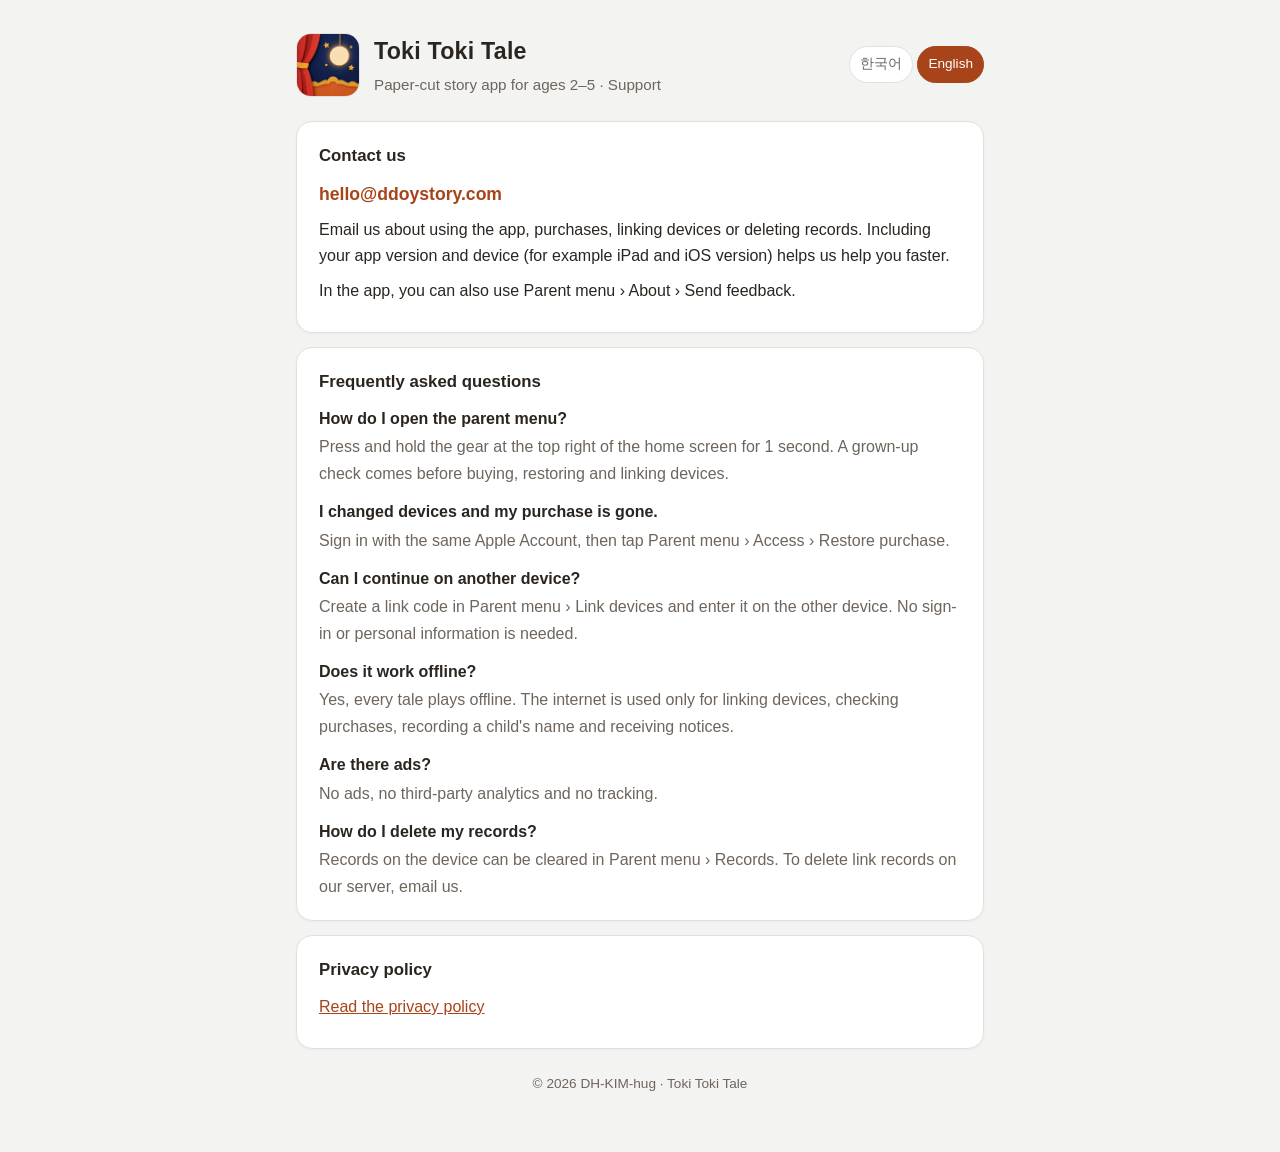
<file: support/index.html>
<!doctype html>
<html lang="ko">
<head>
<meta charset="utf-8">
<meta name="viewport" content="width=device-width, initial-scale=1">
<title>톡톡 동화극장 · 고객 지원 | Toki Toki Tale Support</title>
<meta name="description" content="톡톡 동화극장(Toki Toki Tale) 앱 고객 지원·문의·개인정보 처리방침 안내">
<link rel="icon" href="../assets/favicon-32.png">
<style>
:root{--bg:#F3F3F1;--card:#FFFFFF;--ink:#2B2520;--sub:#6E655D;--line:#E4E1DC;--accent:#D9622F;--link:#A8441A}
*{box-sizing:border-box}
body{margin:0;background:var(--bg);color:var(--ink);font-family:-apple-system,BlinkMacSystemFont,'Apple SD Gothic Neo',sans-serif;line-height:1.65;-webkit-text-size-adjust:100%}
main{max-width:720px;margin:0 auto;padding:32px 16px 56px}
header{display:flex;align-items:center;gap:14px;margin-bottom:24px}
header img{width:64px;height:64px;border-radius:15px;border:1px solid var(--line)}
h1{font-size:1.45rem;margin:0;letter-spacing:.01em}
header p{margin:2px 0 0;color:var(--sub);font-size:.95rem}
.lang{margin-left:auto;display:flex;gap:4px}
.lang a{font-size:.85rem;color:var(--sub);text-decoration:none;padding:6px 10px;border-radius:999px;border:1px solid var(--line);background:var(--card)}
.lang a[aria-current]{color:#fff;background:var(--link);border-color:var(--link)}
section{background:var(--card);border:1px solid var(--line);border-radius:16px;padding:20px 22px;margin-bottom:14px;box-shadow:0 1px 3px rgba(0,0,0,.04)}
h2{font-size:1.05rem;margin:0 0 10px}
p{margin:0 0 8px}
.contact{font-size:1.1rem;font-weight:600}
.contact a{color:var(--link);text-decoration:none}
dl{margin:0}
dt{font-weight:600;margin-top:12px}
dt:first-child{margin-top:0}
dd{margin:2px 0 0;color:var(--sub)}
a{color:var(--link)}
footer{color:var(--sub);font-size:.85rem;text-align:center;margin-top:24px}
[data-l]{display:none}
html[lang=ko] [data-l=ko],html[lang=en] [data-l=en]{display:block}
html[lang=ko] h1 .en,html[lang=en] h1 .ko{display:none}
@media (max-width:420px){header{flex-wrap:wrap}.lang{margin-left:0}}
</style>
</head>
<body>
<main>
<header>
  <img src="../assets/icon.png" alt="">
  <div>
    <h1><span class="ko">톡톡 동화극장</span><span class="en">Toki Toki Tale</span></h1>
    <p data-l="ko">2~5세를 위한 종이 동화 앱 · 고객 지원</p>
    <p data-l="en">Paper-cut story app for ages 2–5 · Support</p>
  </div>
  <nav class="lang" aria-label="Language">
    <a href="#ko" data-set="ko">한국어</a><a href="#en" data-set="en">English</a>
  </nav>
</header>

<div data-l="ko">
<section>
  <h2>문의하기</h2>
  <p class="contact"><a href="mailto:hello@ddoystory.com">hello@ddoystory.com</a></p>
  <p>앱 사용, 결제, 기기 연결, 기록 삭제 요청은 위 메일로 보내 주세요. 앱 버전과 기기 종류(예: iPad, iOS 버전)를 함께 적어 주시면 더 빨리 도와드릴 수 있습니다.</p>
  <p>앱 안에서는 보호자 메뉴 › 정보 › 의견 보내기로도 보낼 수 있습니다.</p>
</section>
<section>
  <h2>자주 묻는 질문</h2>
  <dl>
    <dt>보호자 메뉴는 어떻게 여나요?</dt>
    <dd>홈 오른쪽 위 톱니를 1초 동안 길게 누르세요. 구매·복원·기기 연결 같은 기능 앞에서는 어른 확인을 한 번 더 합니다.</dd>
    <dt>기기를 바꿨는데 구매한 것이 사라졌어요.</dt>
    <dd>같은 Apple 계정으로 로그인한 뒤 보호자 메뉴 › 이용권 › 구매 복원을 누르세요.</dd>
    <dt>다른 기기와 진행 상황을 이어 쓰고 싶어요.</dt>
    <dd>보호자 메뉴 › 기기 연결에서 연결 코드를 만들고, 다른 기기에서 그 코드를 넣으세요. 로그인이나 개인정보는 필요 없습니다.</dd>
    <dt>인터넷이 없어도 되나요?</dt>
    <dd>동화는 인터넷 없이 볼 수 있습니다. 인터넷은 기기 연결, 구매 확인, 아이 이름 녹음, 공지 받기에만 씁니다.</dd>
    <dt>광고가 있나요?</dt>
    <dd>광고, 외부 분석, 추적은 없습니다.</dd>
    <dt>기록을 지우고 싶어요.</dt>
    <dd>기기 안의 기록은 보호자 메뉴 › 기록에서 지울 수 있습니다. 서버의 연결 기록 삭제는 메일로 요청해 주세요.</dd>
  </dl>
</section>
<section>
  <h2>개인정보 처리방침</h2>
  <p><a href="../privacy/">개인정보 처리방침 보기</a></p>
</section>
</div>

<div data-l="en">
<section>
  <h2>Contact us</h2>
  <p class="contact"><a href="mailto:hello@ddoystory.com">hello@ddoystory.com</a></p>
  <p>Email us about using the app, purchases, linking devices or deleting records. Including your app version and device (for example iPad and iOS version) helps us help you faster.</p>
  <p>In the app, you can also use Parent menu › About › Send feedback.</p>
</section>
<section>
  <h2>Frequently asked questions</h2>
  <dl>
    <dt>How do I open the parent menu?</dt>
    <dd>Press and hold the gear at the top right of the home screen for 1 second. A grown-up check comes before buying, restoring and linking devices.</dd>
    <dt>I changed devices and my purchase is gone.</dt>
    <dd>Sign in with the same Apple Account, then tap Parent menu › Access › Restore purchase.</dd>
    <dt>Can I continue on another device?</dt>
    <dd>Create a link code in Parent menu › Link devices and enter it on the other device. No sign-in or personal information is needed.</dd>
    <dt>Does it work offline?</dt>
    <dd>Yes, every tale plays offline. The internet is used only for linking devices, checking purchases, recording a child's name and receiving notices.</dd>
    <dt>Are there ads?</dt>
    <dd>No ads, no third-party analytics and no tracking.</dd>
    <dt>How do I delete my records?</dt>
    <dd>Records on the device can be cleared in Parent menu › Records. To delete link records on our server, email us.</dd>
  </dl>
</section>
<section>
  <h2>Privacy policy</h2>
  <p><a href="../privacy/">Read the privacy policy</a></p>
</section>
</div>

<footer>© 2026 DH-KIM-hug · Toki Toki Tale</footer>
</main>
<script>
(function(){
  var h=document.documentElement;
  function set(l){h.lang=l;var as=document.querySelectorAll('.lang a');for(var i=0;i<as.length;i++){if(as[i].getAttribute('data-set')===l)as[i].setAttribute('aria-current','true');else as[i].removeAttribute('aria-current');}}
  var l=location.hash==='#en'?'en':location.hash==='#ko'?'ko':((navigator.language||'').toLowerCase().indexOf('ko')===0?'ko':'en');
  set(l);
  window.addEventListener('hashchange',function(){set(location.hash==='#en'?'en':'ko');});
})();
</script>
</body>
</html>
</file>
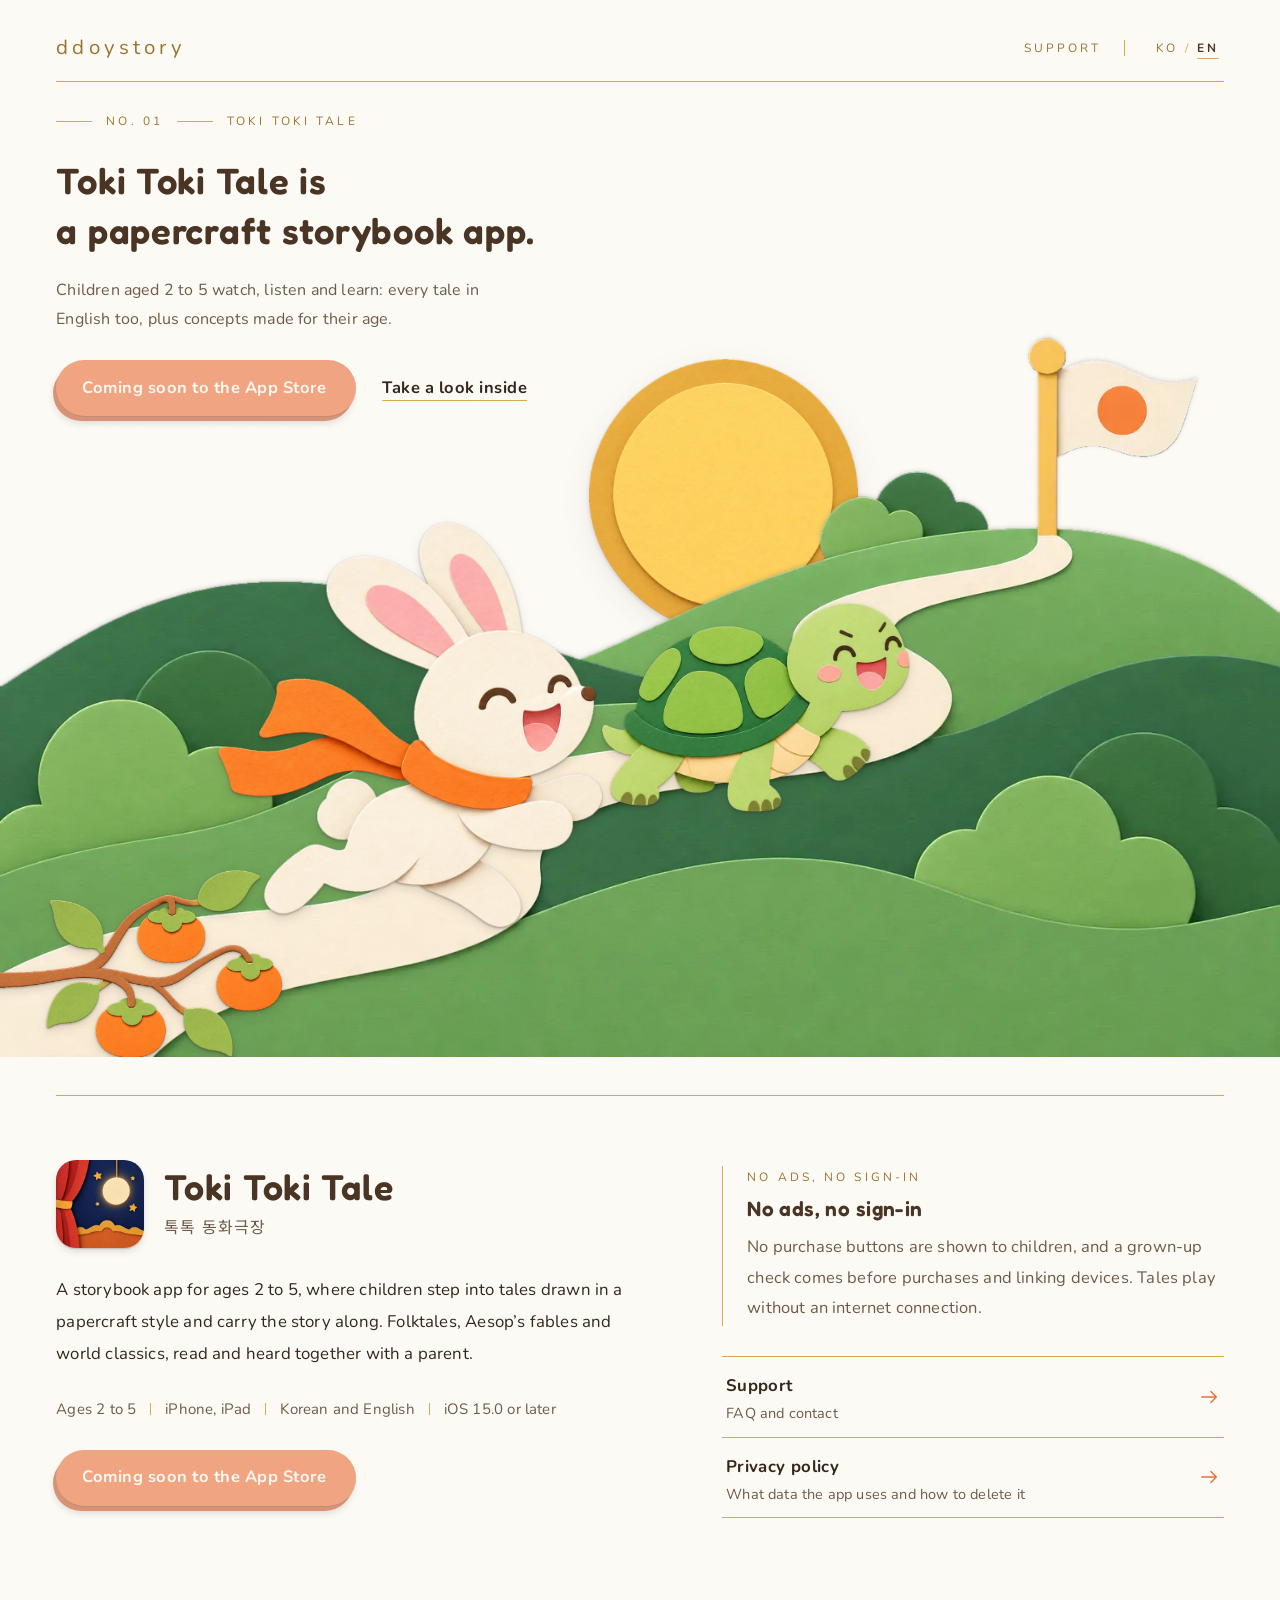
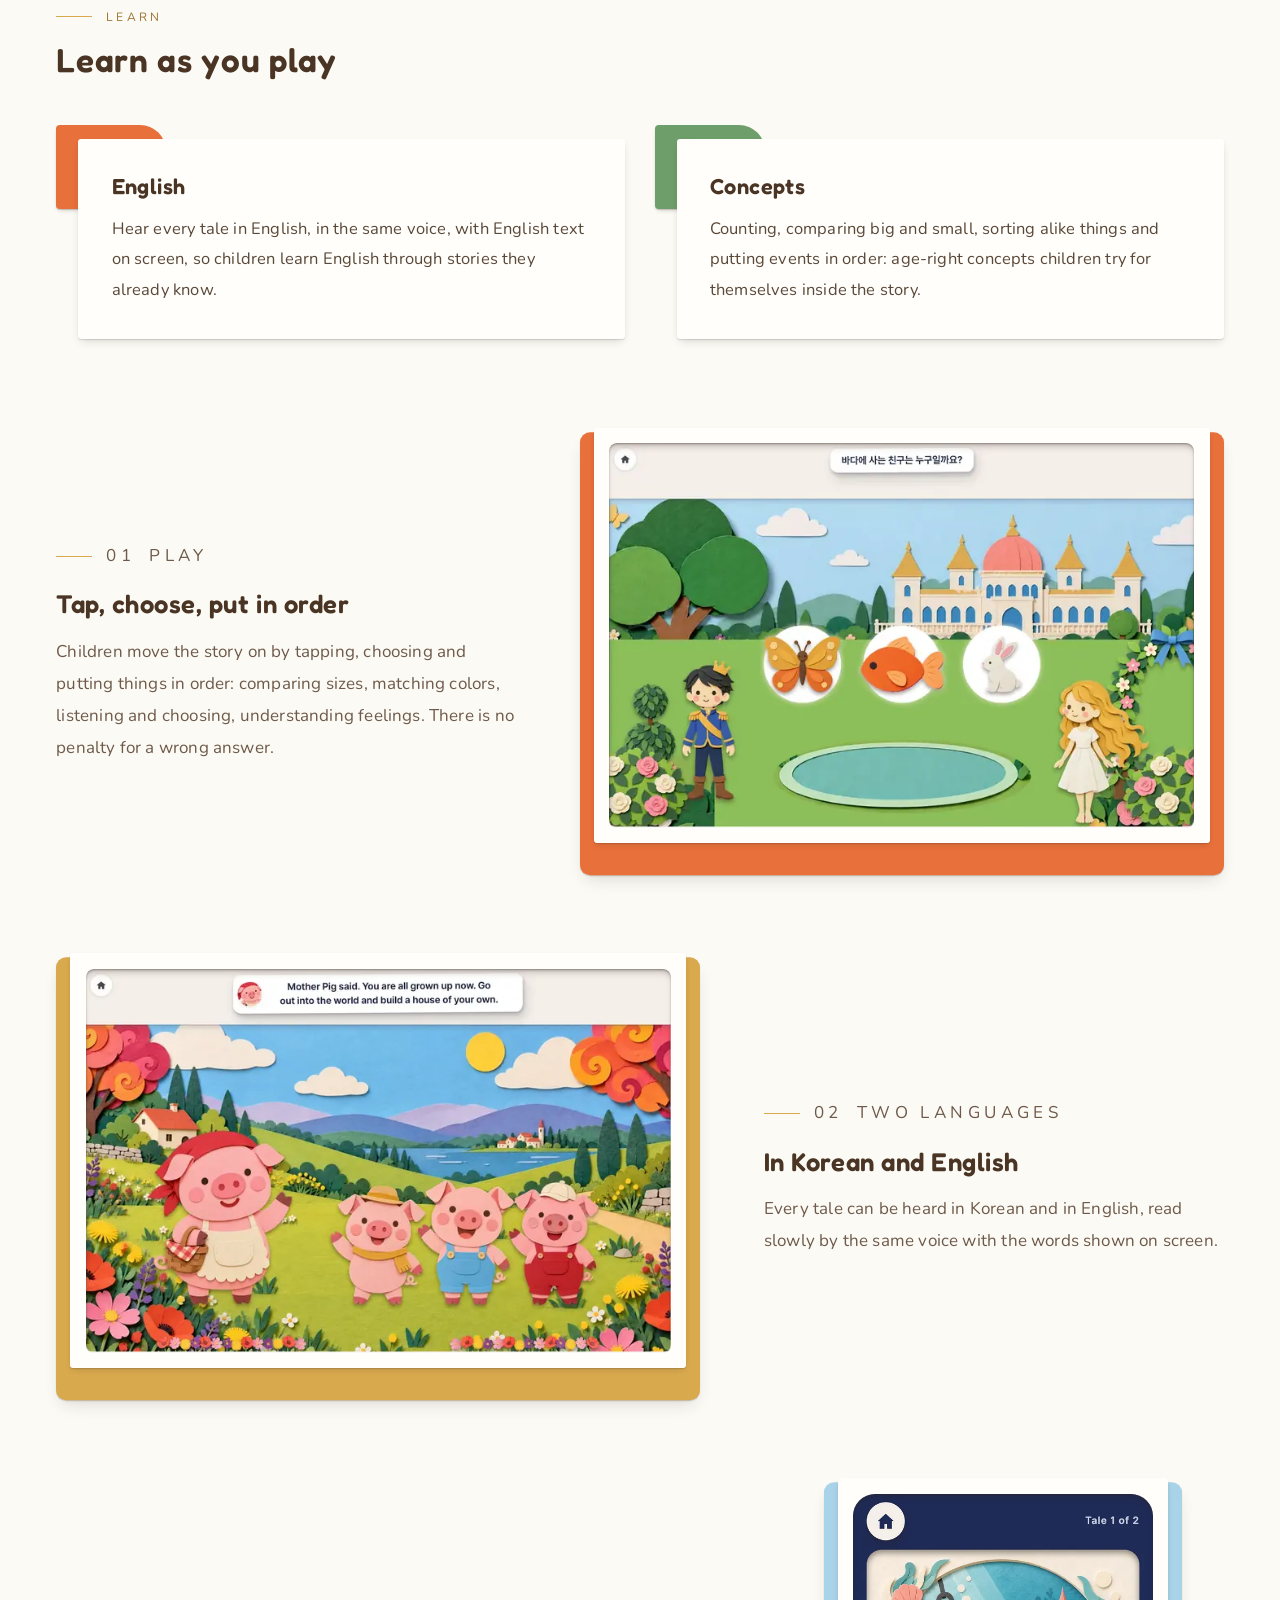
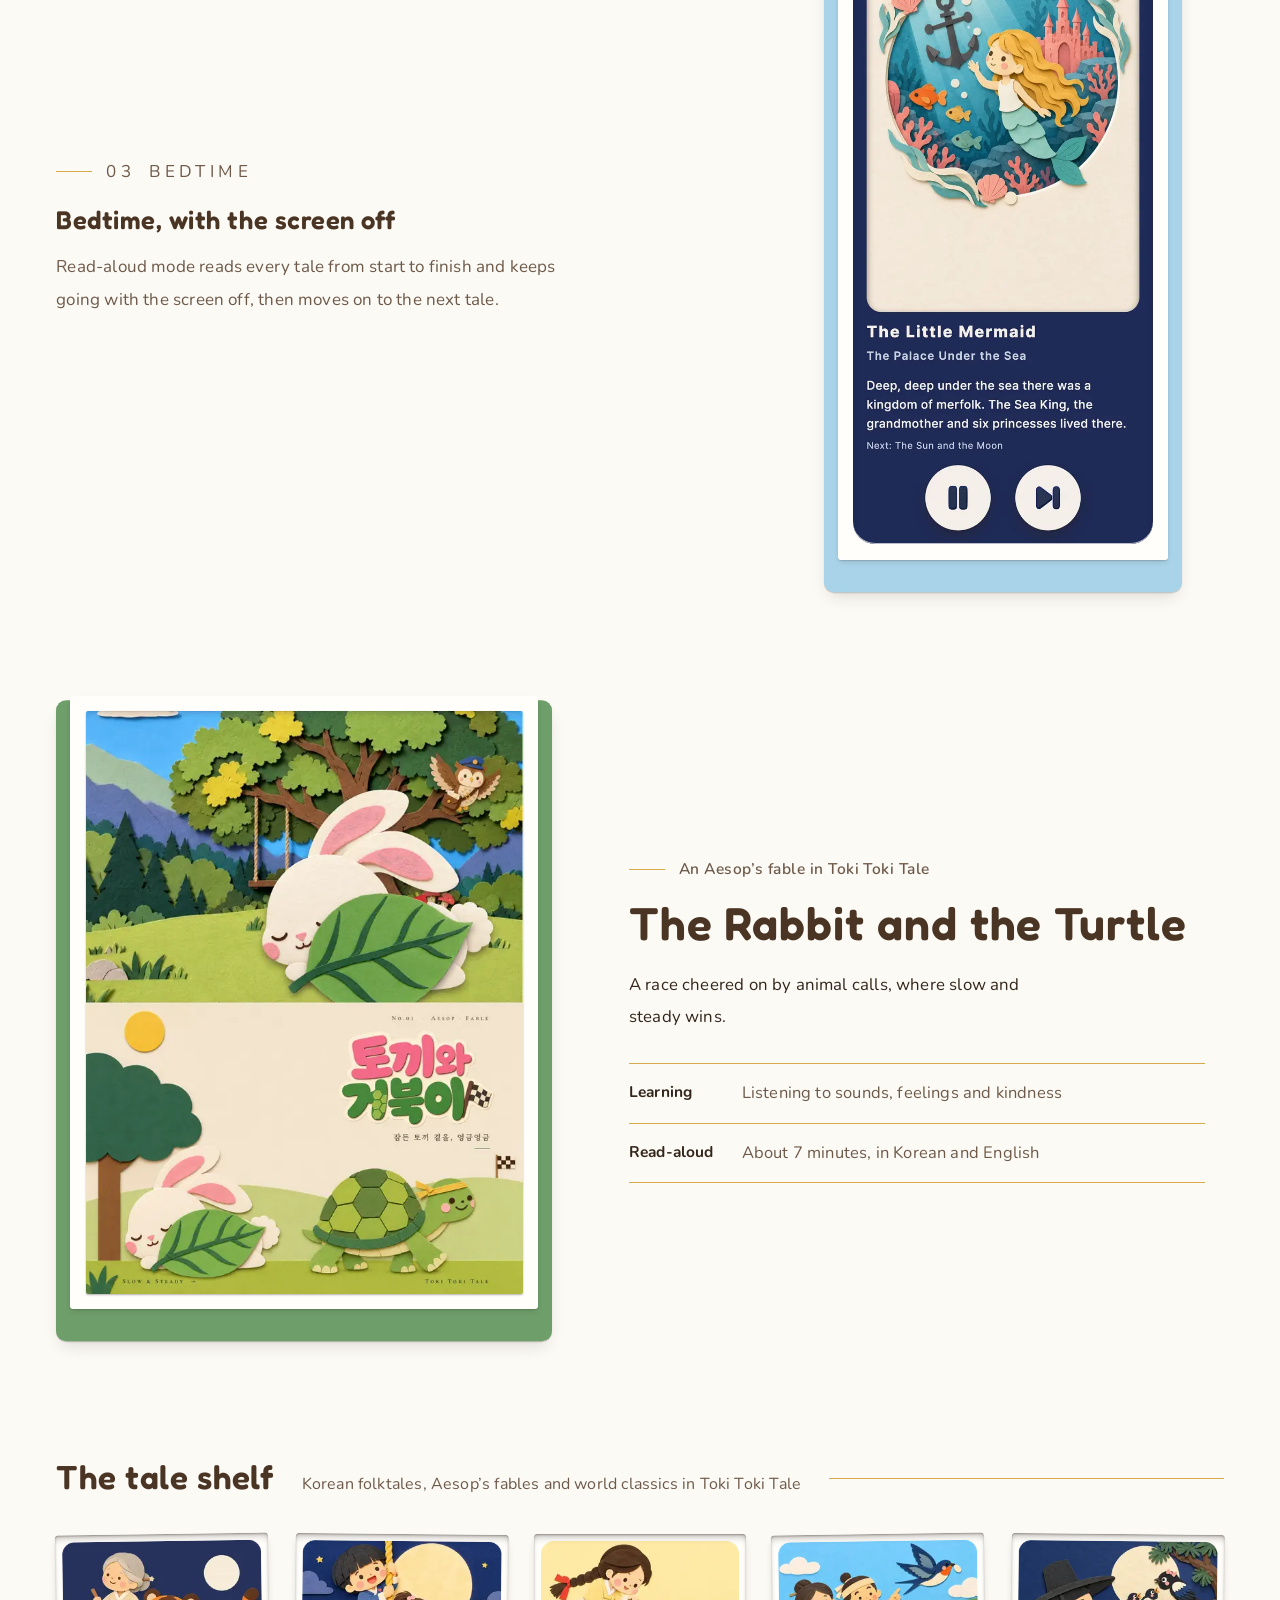
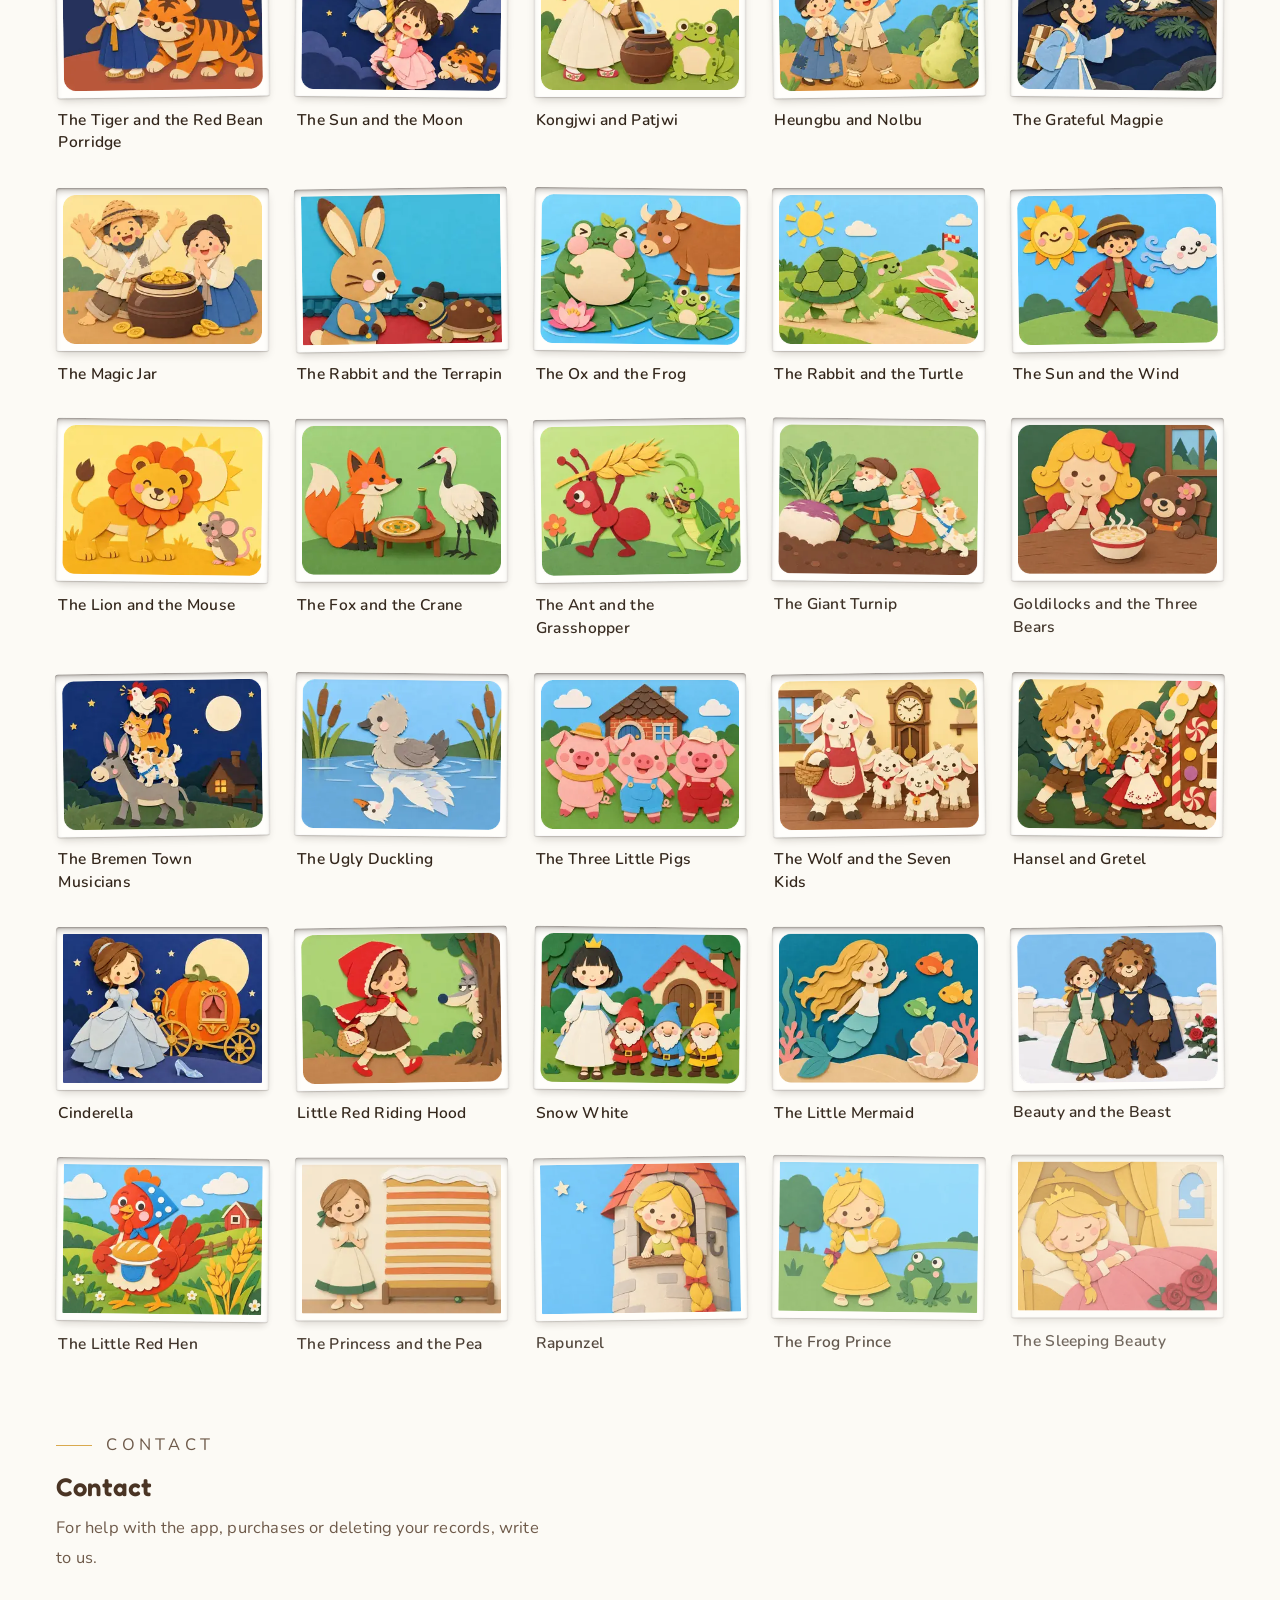
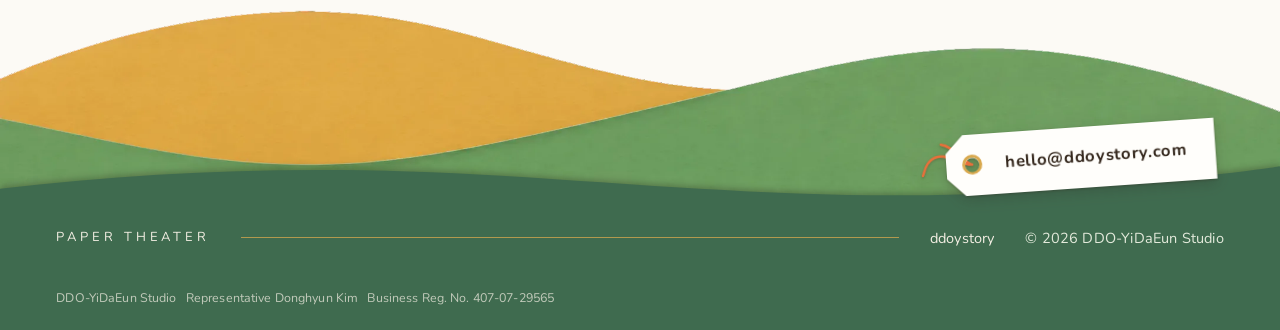
<file: tokitoki/index.html>
<!doctype html>
<html lang="ko">
<head>
<meta charset="utf-8">
<meta name="viewport" content="width=device-width, initial-scale=1">
<title>톡톡 동화극장 | Toki Toki Tale</title>
<meta name="description" content="톡톡 동화극장(Toki Toki Tale): 또이다은 스튜디오(ddoystory)가 만든 2~5세 종이 공예 느낌의 동화 앱, iPhone과 iPad">
<meta name="color-scheme" content="light dark">
<meta name="theme-color" content="#FCFAF5" media="(prefers-color-scheme: light)">
<meta name="theme-color" content="#2B241D" media="(prefers-color-scheme: dark)">
<meta property="og:title" content="톡톡 동화극장 | Toki Toki Tale">
<meta property="og:url" content="https://ddoystory.com/tokitoki/">
<meta property="og:description" content="톡톡 동화극장(Toki Toki Tale), 2~5세를 위한 종이 공예 느낌의 동화 앱">
<meta property="og:image" content="https://ddoystory.com/assets/hero-sunmoon-1600.webp">
<link rel="icon" href="../assets/favicon-32.png">
<link rel="apple-touch-icon" href="../assets/icon.png">
<link rel="preconnect" href="https://fonts.googleapis.com">
<link rel="preconnect" href="https://fonts.gstatic.com" crossorigin>
<!-- 제목 글꼴 Jua 는 제목에 쓰는 글자만 담은 작은 파일로 받는다(text=). 제목 글자를 바꾸면 README 의 순서대로 이 주소를 다시 만든다. -->
<link rel="stylesheet" href="https://fonts.googleapis.com/css2?family=Jua&display=block&text=%28%29%2C.%EA%B0%80%EA%B0%9C%EA%B1%B0%EA%B2%83%EA%B2%8C%EA%B2%AC%EA%B2%B0%EA%B3%A0%EA%B3%B5%EA%B3%BC%EA%B4%80%EA%B4%91%EA%B5%AC%EA%B5%AD%EA%B7%B8%EA%B7%B9%EA%B8%B0%EA%BA%BC%EA%BE%B8%EB%81%BC%EB%82%B4%EB%84%B7%EB%85%90%EB%86%80%EB%88%84%EB%8A%94%EB%8A%A5%EB%8B%88%EB%8B%A4%EB%8F%84%EB%8F%99%EB%90%98%EB%93%A0%EB%93%A4%EB%93%AD%EB%94%94%EB%98%90%EB%9E%98%EB%A1%9C%EB%A5%B4%EB%A6%84%EB%A6%AC%EB%A6%B0%EB%A7%8C%EB%A7%A4%EB%A9%B0%EB%A9%B4%EB%AC%B8%EB%AC%BB%EB%B0%94%EB%B0%9B%EB%B0%A9%EB%B0%B0%EB%B2%84%EB%B3%B4%EB%B6%80%EB%B6%81%EB%B6%84%EC%82%AC%EC%82%AD%EC%84%9C%EC%84%9D%EC%88%98%EC%8A%A4%EC%95%84%EC%95%B1%EC%95%BC%EC%96%B4%EC%97%86%EC%97%90%EC%97%B0%EC%98%81%EC%98%A4%EC%99%80%EC%9B%81%EC%9D%80%EC%9D%84%EC%9D%98%EC%9D%B4%EC%9D%B8%EC%9D%BD%EC%9E%84%EC%9E%85%EC%9E%87%EC%9E%90%EC%9E%A0%EC%9E%A5%EC%A0%80%EC%A0%95%EC%A0%9C%EC%A3%BC%EC%A7%80%EC%A7%88%EC%A7%91%EC%B2%98%EC%B9%A8%ED%81%AC%ED%84%B0%ED%86%A0%ED%86%A1%ED%8A%9C%ED%8A%B8%ED%8D%BC%ED%8E%98%ED%94%84%ED%95%98%ED%95%9C%ED%95%AD%ED%98%B8%ED%99%94">
<link rel="stylesheet" href="https://fonts.googleapis.com/css2?family=Fredoka:wght@400;500;600&family=Nunito:wght@300;400;600;700&family=Noto+Sans+KR:wght@400;500;700&display=block">
<link rel="stylesheet" href="../assets/paper.css">
<script>/* 움직임 준비: 움직임 줄이기가 꺼져 있을 때만 첫 화면을 잠깐 숨긴다. motion.js 가 못 오면 2.5초 뒤, 그때 받는 중인 글꼴을 최대 2.5초 더 기다렸다가 걷는다. assets/motion.js 참고 */
(function(d){if(window.matchMedia&&!matchMedia('(prefers-reduced-motion: reduce)').matches){d.classList.add('mo');window.__moT=setTimeout(function(){var f=document.fonts&&document.fonts.ready;Promise.race([f||0,new Promise(function(r){setTimeout(r,2500)})]).then(function(){d.classList.remove('mo');});},2500);}})(document.documentElement);</script>
<script defer fetchpriority="high" src="../assets/vendor/gsap/gsap.min.js" onerror="document.documentElement.classList.remove('mo')"></script>
<script defer fetchpriority="high" src="../assets/vendor/gsap/ScrollTrigger.min.js"></script>
<script defer fetchpriority="high" src="../assets/motion.js"></script>
<style>
/* 톡톡 동화극장(v12): 스튜디오 홈과 같은 흰 종이 편집 디자인.
   첫 화면 = 해, 길과 깃발이 있는 언덕, 길 위를 달리는 토끼와 거북이, 감나무 가지. 왼쪽 위 하늘 자리에 제목.
   아래 = 앱 소개, 세 가지 특징(종이 카드 창), 포스터 특집, 동화 서가. 맨 아래 = 길이 이어지는 들판 띠. */

/* ── 첫 화면: 글과 장면이 한 칸에 겹친다(넓은 화면). 장면은 화면 좌우 끝까지. ── */
.thero{display:grid;position:relative;overflow:hidden}
.thero > *{grid-area:1 / 1}
.hero-tx{align-self:start;position:relative;z-index:3;padding-left:max(var(--gutter),calc((100% - var(--max)) / 2 + var(--gutter)));padding-top:clamp(16px,2.4vw,40px);max-width:calc(max(var(--gutter),(100% - var(--max)) / 2 + var(--gutter)) + 700px)}
.hero-tx .kicker{display:flex;align-items:center;gap:14px;margin:0 0 clamp(18px,2vw,28px)}
.hero-tx .kicker .rule{width:36px}
.thero h1{margin:0;font-size:clamp(1.8rem,2.85vw,2.9rem);line-height:1.36;letter-spacing:.02em}
.thero h1 .ln{display:block;white-space:nowrap}
.hero-tx > p:not(.kicker){margin:clamp(14px,1.6vw,22px) 0 0;font-size:clamp(1rem,1.2vw,1.12rem);line-height:1.85;color:var(--sub);max-width:28em}
.ctas{margin-top:clamp(20px,2vw,28px);display:flex;flex-wrap:wrap;align-items:center;gap:14px 26px}

/* 장면 상자 = 언덕 그림의 비율. 해·토끼·거북이·감나무는 이 상자 안 % 자리. */
.scene{position:relative;align-self:end;width:100%;aspect-ratio:1536/863;margin-top:clamp(250px,20vw,300px)}
.scene > img{position:absolute;pointer-events:none}
.scene .sun{width:21%;left:46%;top:3%;filter:drop-shadow(0 2px 2px rgba(var(--sh),.16)) drop-shadow(0 8px 14px rgba(var(--sh),.08))}
.scene .hills-art{width:100%;left:0;bottom:0;filter:drop-shadow(0 -1px 2px rgba(var(--sh),.18))}
.scene .rabbit{width:30%;left:17%;top:25.7%;filter:var(--piece-shadow)}
.scene .turtle{width:24%;left:47%;top:36.9%;filter:var(--piece-shadow)}
.scene .persimmon{width:23%;left:-1%;top:74%;filter:var(--piece-shadow)}
.hero-rule{margin-top:clamp(28px,3vw,44px)}

/* ── 앱 소개 ── */
.app{padding-top:clamp(44px,5vw,80px)}
.app-grid{display:grid;grid-template-columns:minmax(0,6fr) minmax(0,5fr);gap:clamp(36px,5vw,96px);align-items:start}
.app-info{display:flex;flex-direction:column;gap:26px}
.app-id{display:flex;align-items:center;gap:20px}
.app-id img{width:88px;height:88px;border-radius:20px;box-shadow:var(--lift)}
.app-id h2{margin:0;font-size:clamp(1.9rem,2.8vw,2.6rem);line-height:1.2}
.app-id p{margin:2px 0 0;color:var(--sub);font-family:'Fredoka',sans-serif;font-weight:400;font-size:18px;letter-spacing:.06em}
.app-id p [data-l=en]{font-family:var(--serif);font-size:16px}
.lede{margin:0;font-size:clamp(1.05rem,1.3vw,1.18rem);line-height:1.9}
.facts{list-style:none;margin:0;padding:0;display:flex;flex-wrap:wrap;align-items:center;gap:4px 14px;font-size:15px;color:var(--sub)}
.facts li + li::before{content:"";display:inline-block;width:1px;height:12px;background:var(--gold);margin-right:14px;vertical-align:-1px}
.side{display:flex;flex-direction:column;gap:30px;padding-top:6px}
/* 약속: 금색 세로선 옆 글 */
.promise{border-left:1px solid var(--gold);padding:2px 0 2px 24px}
.promise .tail{display:block;margin-bottom:8px}
.promise h3{margin:0;font-size:1.3rem;line-height:1.45}
.promise p{margin:8px 0 0;font-size:16.5px;color:var(--sub)}
/* 길잡이: 금색 가는 선 사이 글줄 */
.links{list-style:none;margin:0;padding:0;border-top:1px solid var(--gold)}
.links li{border-bottom:1px solid var(--gold)}
.links a{display:flex;align-items:center;justify-content:space-between;gap:16px;min-height:72px;padding:12px 4px;text-decoration:none;color:var(--ink)}
.links .t{font-weight:700;font-size:1.05rem;letter-spacing:.02em}
.links small{display:block;font-size:14.5px;color:var(--sub);line-height:1.55}
.links svg{width:20px;height:20px;flex:none;color:var(--act);transition:transform .3s var(--ease)}
.links a:hover svg{transform:translateX(4px)}
.links a:hover .t{text-decoration:underline;text-decoration-color:var(--gold);text-underline-offset:.3em;text-decoration-thickness:1px}

/* ── 놀면서 배웁니다: 왼쪽 위 색 꼬리표가 달린 흰 카드 두 장 ── */
.learn{padding-top:clamp(64px,7vw,120px)}
.learn > .tail{display:flex;align-items:center;gap:14px}
.learn > .tail .rule{width:36px}
.learn h2{margin:14px 0 0;font-size:clamp(1.7rem,2.6vw,2.4rem);line-height:1.25}
.learn-cards{display:grid;grid-template-columns:repeat(2,minmax(0,1fr));gap:clamp(36px,4vw,64px);margin-top:clamp(34px,3.4vw,48px);padding:14px 0 0 22px}
.lcard{--tab:var(--persimmon);position:relative;background:var(--card);border-radius:3px;padding:clamp(22px,2.6vw,34px) clamp(22px,2.6vw,36px);color:#33261B;box-shadow:0 1px 1px rgba(var(--sh),.14),0 4px 9px -3px rgba(var(--sh),.2)}
.lcard::before{content:"";position:absolute;z-index:-1;left:-22px;top:-14px;width:110px;height:84px;background:var(--tab);border-radius:4px 26px 0 4px;box-shadow:0 1px 1px rgba(var(--sh),.2),0 3px 5px -2px rgba(var(--sh),.2)}
.lcard h3{margin:0;font-size:clamp(1.3rem,1.7vw,1.55rem);line-height:1.35;color:#4A3424}
.lcard p{margin:12px 0 0;font-size:16.5px;line-height:1.85;color:#5A4838}
@media (max-width:760px){.learn-cards{grid-template-columns:minmax(0,1fr)}}

/* ── 세 가지 특징: 글 + 종이 카드 창(번갈아) ── */
.feats{padding-top:clamp(64px,7vw,120px);display:flex;flex-direction:column;gap:clamp(56px,6vw,100px)}
.feat{display:grid;grid-template-columns:minmax(0,5fr) minmax(0,7fr);gap:clamp(32px,5vw,88px);align-items:center}
.feat.flip{grid-template-columns:minmax(0,7fr) minmax(0,5fr)}
.feat.flip .feat-tx{order:2}
.feat-tx .tail{display:flex;align-items:center;gap:14px}
.feat-tx .tail .rule{width:36px}
.feat h3{margin:14px 0 0;font-size:clamp(1.45rem,2vw,1.9rem);line-height:1.38}
.feat p{margin:14px 0 0;font-size:17px;line-height:1.9;color:var(--sub);max-width:32em}
.feat .paper-card{--back:var(--persimmon)}
.feat.flip .paper-card{--back:var(--straw)}
.feat.tall .paper-card{--back:var(--sky)}
.feat .paper-card,.poster.paper-card{padding:clamp(10px,1.2vw,16px)}
.feat .shot{margin:0;border-radius:8px;aspect-ratio:1200/788}
.feat.tall{grid-template-columns:minmax(0,6fr) minmax(0,4fr)}
.feat.tall .paper-card{justify-self:center;width:min(100%,330px)}
.feat.tall .shot{aspect-ratio:560/1217;border-radius:22px}

/* ── 포스터 특집 + 서가 ── */
.library{padding-top:clamp(72px,8vw,140px)}
.feature{display:grid;grid-template-columns:minmax(0,5fr) minmax(0,6fr);gap:clamp(36px,6vw,112px);align-items:center}
.poster{margin:0 14px 34px;--back:var(--leaf)}
.poster img{width:100%;aspect-ratio:3/4;object-fit:cover;border-radius:2px;box-shadow:0 1px 2px rgba(var(--sh),.35)}
.feature-tx .from{margin:0;display:flex;align-items:center;gap:14px;color:var(--sub);font-size:15.5px;font-weight:600;letter-spacing:.03em}
.feature-tx .from .rule{width:36px;flex:none}
.feature-tx h3{margin:12px 0 0;font-size:clamp(2.1rem,3.6vw,3.2rem);line-height:1.2}
.feature-tx .line{margin:18px 0 0;font-size:clamp(1.05rem,1.3vw,1.2rem);line-height:1.9;max-width:26em}
.feature-tx dl{margin:30px 0 0;display:grid;grid-template-columns:auto minmax(0,1fr);max-width:32em;border-top:1px solid var(--gold)}
.feature-tx dt,.feature-tx dd{padding:14px 0;border-bottom:1px solid var(--gold);margin:0}
.feature-tx dt{font-weight:700;font-size:15.5px;white-space:nowrap;padding-right:28px}
.feature-tx dd{color:var(--sub);font-size:16.5px}

.shelf-head{margin-top:clamp(80px,9vw,140px);display:flex;flex-wrap:wrap;align-items:baseline;gap:8px 28px}
.shelf-head h3{margin:0;font-size:clamp(1.7rem,2.6vw,2.4rem);line-height:1.2}
.shelf-head p{margin:0;color:var(--sub);font-size:16px}
.shelf-head .rule{flex:1 1 120px;align-self:center}
/* 서가 한 칸 = 흰 종이 테두리 인화지 한 장 + 그 아래 바탕 종이에 이름 */
.tales{list-style:none;margin:34px 0 0;padding:0;display:grid;grid-template-columns:repeat(5,minmax(0,1fr));gap:34px 26px}
.tales li{margin:0}
.tales .tw{display:block;padding:7px;background:var(--card);border-radius:3px;box-shadow:0 1px 1px rgba(var(--sh),.2),0 5px 9px -3px rgba(var(--sh),.22);line-height:0}
.tales li:nth-child(3n+1) .tw{transform:rotate(-.8deg)}
.tales li:nth-child(3n+2) .tw{transform:rotate(.6deg)}
.tales img{width:100%;aspect-ratio:4/3;border-radius:1px}
.tales li > span:not(.tw){display:block;margin-top:12px;padding:0 2px;font-size:15.5px;font-weight:600;line-height:1.45;letter-spacing:.02em}

/* ── 맨 아래: 들판 띠 + 꼬리표 ── */
.contact{padding-bottom:clamp(16px,2vw,28px)}
.contact .tail{display:flex;align-items:center;gap:14px}
.contact .tail .rule{width:36px}
.contact h2{margin:12px 0 0;font-size:clamp(1.5rem,2vw,1.9rem);line-height:1.3}
.contact p{margin:10px 0 0;color:var(--sub);max-width:30em;font-size:16.5px}
.land .tagnote{right:max(calc(var(--gutter) + 8px),calc((100% - var(--max)) / 2 + var(--gutter) + 8px));bottom:12%}

@media (max-width:1100px){
  .thero > *{grid-area:auto}
  .hero-tx{max-width:none;padding-right:var(--gutter)}
  .scene{margin-top:clamp(20px,4vw,48px)}
  .app-grid,.feature{grid-template-columns:minmax(0,1fr)}
  .feature .poster{max-width:460px}
  .tales{grid-template-columns:repeat(3,minmax(0,1fr))}
}
@media (max-width:760px){
  .feat,.feat.flip,.feat.tall{grid-template-columns:minmax(0,1fr)}
  .feat.flip .feat-tx{order:0}
}
@media (max-width:640px){
  .thero h1{font-size:clamp(1.75rem,7.6vw,2.1rem)}
  .thero h1 .ln{display:inline;white-space:normal}
  .scene{width:115%;margin-left:-15%;margin-top:8vw}
  .scene .persimmon{left:13%;width:27%}
  .ctas{width:100%}
  .app-id img{width:72px;height:72px;border-radius:17px}
  .app-id h2{font-size:1.8rem}
  .feat p{font-size:16.5px}
  .feature-tx dl{grid-template-columns:minmax(0,1fr)}
  .feature-tx dt{border-bottom:0;padding-bottom:0}
  /* 폰: 서가를 두 줄 가로 선반으로(선반 안에서만 옆으로 밀림) */
  .tales{grid-template-columns:none;grid-auto-flow:column;grid-template-rows:auto auto;grid-auto-columns:44%;gap:22px 14px;overflow-x:auto;scroll-snap-type:x mandatory;margin-left:calc(-1 * var(--gutter));margin-right:calc(-1 * var(--gutter));padding:8px var(--gutter) 16px;scroll-padding-left:var(--gutter);scrollbar-width:thin}
  .tales li{scroll-snap-align:start}
  .tales li > span:not(.tw){font-size:14.5px;margin-top:10px}
  .land .tagnote{bottom:18%}
  .paper-card{--bo:10px}
}
</style>
<style>.store.soon{pointer-events:none;opacity:.62;cursor:default}.store.soon svg{display:none}</style>
<style>footer .biz{margin:0;padding:0 0 22px;font-size:.78rem;line-height:1.6;opacity:.72;letter-spacing:.01em}</style>
</head>
<body>
<a class="skip" href="#app"><span data-l="ko">본문으로 건너뛰기</span><span data-l="en" lang="en">Skip to content</span></a>

<header class="wrap mast" data-intro>
  <a class="brand" href="../" aria-label="ddoystory">ddoystory</a>
  <span class="rule" aria-hidden="true"></span>
  <div class="tails">
    <a class="tail opt" href="./support/#ko" data-href="./support/"><span data-l="ko">고객 지원</span><span data-l="en" lang="en">Support</span></a>
    <span class="vrule opt" aria-hidden="true"></span>
    <nav class="lang" aria-label="Language"><a href="#ko" data-set="ko" lang="ko">KO</a><span class="sl" aria-hidden="true">/</span><a href="#en" data-set="en" lang="en">EN</a></nav>
  </div>
</header>

<section class="thero" aria-labelledby="hero-title" data-intro>
  <div class="hero-tx">
    <p class="kicker tail" aria-hidden="true"><span class="rule"></span><span lang="en">No. 01</span><span class="rule"></span><span lang="en">Toki Toki Tale</span></p>
    <h1 id="hero-title"><span data-l="ko"><span class="ln">톡톡 동화극장은</span> <span class="ln">페이퍼크래프트 동화 앱입니다.</span></span><span data-l="en" lang="en"><span class="ln">Toki Toki Tale is</span> <span class="ln">a papercraft storybook app.</span></span></h1>
    <p><span data-l="ko">2~5세 아이가 동화를 보고 들으며 공부도 합니다. 영어로도 듣고, 나이에 맞는 개념도 익힙니다.</span><span data-l="en" lang="en">Children aged 2 to 5 watch, listen and learn: every tale in English too, plus concepts made for their age.</span></p>
    <div class="ctas">
      <a class="store" data-appstore href="https://apps.apple.com/"><svg viewBox="0 0 20 20" aria-hidden="true"><path d="M10 3v10M5.5 8.5 10 13l4.5-4.5M4 16.5h12" fill="none" stroke="currentColor" stroke-width="2" stroke-linecap="round" stroke-linejoin="round"/></svg><span data-l="ko">App Store에서 받기</span><span data-l="en" lang="en">Download on the App Store</span></a>
      <a class="more" href="#app"><span data-l="ko">톡톡 동화극장 둘러보기</span><span data-l="en" lang="en">Take a look inside</span></a>
    </div>
  </div>
  <div class="scene" data-art="toki" aria-hidden="true">
    <img class="sun" src="../assets/paper/sun.webp" width="760" height="772" alt="">
    <img class="hills-art" src="../assets/paper/toki-hills.webp" width="1536" height="863" alt="" fetchpriority="high">
    <img class="persimmon" src="../assets/paper/persimmon.webp" width="1000" height="641" alt="">
    <img class="turtle" src="../assets/paper/turtle.webp" width="760" height="518" alt="">
    <img class="rabbit" src="../assets/paper/rabbit.webp" width="876" height="924" alt="">
  </div>
</section>
<div class="wrap hero-rule" data-intro><span class="rule"></span></div>

<main id="app">
  <article aria-labelledby="tokitoki-title">
    <div class="wrap app"><div class="app-grid">
      <div class="app-info">
        <div class="app-id">
          <img src="../assets/icon-256.webp" width="88" height="88" alt="">
          <div>
            <h2 id="tokitoki-title"><span data-l="ko">톡톡 동화극장</span><span data-l="en" lang="en">Toki Toki Tale</span></h2>
            <p><span data-l="ko">Toki Toki Tale</span><span data-l="en" lang="en">톡톡 동화극장</span></p>
          </div>
        </div>
        <p class="lede">
          <span data-l="ko">2~5세 아이가 종이 공예 느낌의 그림으로 그린 동화 속으로 들어가 이야기를 함께 이어 가는 동화 앱입니다. 전래동화, 이솝 우화, 세계 명작을 부모님과 함께 읽고 듣습니다.</span>
          <span data-l="en" lang="en">A storybook app for ages 2 to 5, where children step into tales drawn in a papercraft style and carry the story along. Folktales, Aesop’s fables and world classics, read and heard together with a parent.</span>
        </p>
        <ul class="facts">
          <li><span data-l="ko">2~5세</span><span data-l="en" lang="en">Ages 2 to 5</span></li>
          <li>iPhone, iPad</li>
          <li><span data-l="ko">한국어, 영어</span><span data-l="en" lang="en">Korean and English</span></li>
          <li><span data-l="ko">iOS 15.0 이상</span><span data-l="en" lang="en">iOS 15.0 or later</span></li>
        </ul>
        <div><a class="store" data-appstore href="https://apps.apple.com/"><svg viewBox="0 0 20 20" aria-hidden="true"><path d="M10 3v10M5.5 8.5 10 13l4.5-4.5M4 16.5h12" fill="none" stroke="currentColor" stroke-width="2" stroke-linecap="round" stroke-linejoin="round"/></svg><span data-l="ko">App Store에서 받기</span><span data-l="en" lang="en">Download on the App Store</span></a></div>
      </div>
      <div class="side">
        <div class="promise" data-piece>
          <span class="tail" lang="en" aria-hidden="true">No ads, no sign-in</span>
          <h3><span data-l="ko">광고도, 로그인도 없이</span><span data-l="en" lang="en">No ads, no sign-in</span></h3>
          <p><span data-l="ko">아이에게 보이는 구매 버튼이 없고, 구매와 기기 연결 앞에는 어른 확인이 있습니다. 인터넷이 없어도 동화를 볼 수 있습니다.</span><span data-l="en" lang="en">No purchase buttons are shown to children, and a grown-up check comes before purchases and linking devices. Tales play without an internet connection.</span></p>
        </div>
        <ul class="links" data-piece>
          <li><a href="./support/#ko" data-href="./support/"><span><span class="t"><span data-l="ko">고객 지원</span><span data-l="en" lang="en">Support</span></span><small><span data-l="ko">자주 묻는 질문과 문의</span><span data-l="en" lang="en">FAQ and contact</span></small></span><svg viewBox="0 0 22 22" aria-hidden="true"><path d="M2 11h16M12 5l6 6-6 6" fill="none" stroke="currentColor" stroke-width="1.6" stroke-linecap="round" stroke-linejoin="round"/></svg></a></li>
          <li><a href="./privacy/#ko" data-href="./privacy/"><span><span class="t"><span data-l="ko">개인정보 처리방침</span><span data-l="en" lang="en">Privacy policy</span></span><small><span data-l="ko">앱이 쓰는 정보와 지우는 방법</span><span data-l="en" lang="en">What data the app uses and how to delete it</span></small></span><svg viewBox="0 0 22 22" aria-hidden="true"><path d="M2 11h16M12 5l6 6-6 6" fill="none" stroke="currentColor" stroke-width="1.6" stroke-linecap="round" stroke-linejoin="round"/></svg></a></li>
        </ul>
      </div>
    </div></div>

    <section class="wrap learn" aria-labelledby="learn-title">
      <p class="tail" aria-hidden="true" style="margin:0"><span class="rule"></span><span lang="en">Learn</span></p>
      <h2 id="learn-title"><span data-l="ko">놀면서 배웁니다</span><span data-l="en" lang="en">Learn as you play</span></h2>
      <div class="learn-cards" data-piece>
        <div class="lcard">
          <h3><span data-l="ko">영어 공부</span><span data-l="en" lang="en">English</span></h3>
          <p><span data-l="ko">모든 동화를 같은 목소리의 영어로도 듣습니다. 화면에 영어 글자가 함께 나와 아는 이야기로 영어를 익힙니다.</span><span data-l="en" lang="en">Hear every tale in English, in the same voice, with English text on screen, so children learn English through stories they already know.</span></p>
        </div>
        <div class="lcard" style="--tab:var(--leaf)">
          <h3><span data-l="ko">개념 공부</span><span data-l="en" lang="en">Concepts</span></h3>
          <p><span data-l="ko">수 세기, 크고 작은 것 비교하기, 같은 것끼리 나누기, 순서대로 놓기처럼 2~5세에 맞는 개념을 이야기 속에서 직접 해 보며 익힙니다.</span><span data-l="en" lang="en">Counting, comparing big and small, sorting alike things and putting events in order: age-right concepts children try for themselves inside the story.</span></p>
        </div>
      </div>
    </section>

    <div class="wrap feats">
      <section class="feat">
        <div class="feat-tx">
          <p class="tail" aria-hidden="true" style="margin:0"><span class="rule"></span><span lang="en">01</span><span lang="en">Play</span></p>
          <h3><span data-l="ko">누르고 고르며 잇는 이야기</span><span data-l="en" lang="en">Tap, choose, put in order</span></h3>
          <p><span data-l="ko">화면을 누르고, 고르고, 순서대로 놓으며 이야기를 이어 갑니다. 크기 비교, 같은 색 짝 맞추기, 소리 듣고 고르기, 마음 헤아리기처럼 이야기 속에서 배웁니다. 틀려도 벌이 없습니다.</span><span data-l="en" lang="en">Children move the story on by tapping, choosing and putting things in order: comparing sizes, matching colors, listening and choosing, understanding feelings. There is no penalty for a wrong answer.</span></p>
        </div>
        <div class="paper-card" data-piece>
          <figure class="shot hole">
            <img src="../assets/shot-choose-1200.webp" srcset="../assets/shot-choose-720.webp 720w, ../assets/shot-choose-1200.webp 1200w" sizes="(max-width:760px) calc(100vw - 100px), 680px" width="1200" height="788" loading="lazy" decoding="async"
                 alt="앱 화면: 「개구리 왕자」에서 왕자와 공주 사이에 나비, 물고기, 토끼 그림 중 하나를 고르는 문제" data-alt-en="App screen: in The Frog Prince, the child picks one of a butterfly, a fish and a rabbit">
          </figure>
        </div>
      </section>

      <section class="feat flip">
        <div class="feat-tx">
          <p class="tail" aria-hidden="true" style="margin:0"><span class="rule"></span><span lang="en">02</span><span lang="en">Two languages</span></p>
          <h3><span data-l="ko">한국어와 영어로</span><span data-l="en" lang="en">In Korean and English</span></h3>
          <p><span data-l="ko">모든 동화를 한국어와 영어로 들을 수 있습니다. 같은 목소리가 천천히 읽고, 화면에 글자가 함께 나옵니다.</span><span data-l="en" lang="en">Every tale can be heard in Korean and in English, read slowly by the same voice with the words shown on screen.</span></p>
        </div>
        <div class="paper-card" data-piece>
          <figure class="shot hole">
            <img src="../assets/shot-english-1200.webp" srcset="../assets/shot-english-720.webp 720w, ../assets/shot-english-1200.webp 1200w" sizes="(max-width:760px) calc(100vw - 100px), 680px" width="1200" height="788" loading="lazy" decoding="async"
                 alt="앱 화면: 「아기 돼지 삼형제」를 영어로 읽는 장면, 엄마 돼지의 말이 영어 글자로 나옵니다" data-alt-en="App screen: The Three Little Pigs in English, with Mother Pig’s line shown as English text">
          </figure>
        </div>
      </section>

      <section class="feat tall">
        <div class="feat-tx">
          <p class="tail" aria-hidden="true" style="margin:0"><span class="rule"></span><span lang="en">03</span><span lang="en">Bedtime</span></p>
          <h3><span data-l="ko">화면을 꺼도 읽어 주는 잠자리 동화</span><span data-l="en" lang="en">Bedtime, with the screen off</span></h3>
          <p><span data-l="ko">읽어 주기를 고르면 처음부터 끝까지 소리 내어 읽고, 화면을 꺼도 멈추지 않습니다. 한 편이 끝나면 다음 동화로 이어집니다.</span><span data-l="en" lang="en">Read-aloud mode reads every tale from start to finish and keeps going with the screen off, then moves on to the next tale.</span></p>
        </div>
        <div class="paper-card" data-piece>
          <figure class="shot hole">
            <img data-l="ko" src="../assets/shot-bedtime-ko.webp" width="560" height="1217" loading="lazy" decoding="async" alt="앱 화면: 잠자리 동화로 「인어공주」를 읽어 주는 중, 일시정지와 다음 동화 단추">
            <img data-l="en" lang="en" src="../assets/shot-bedtime-en.webp" width="560" height="1217" loading="lazy" decoding="async" alt="App screen: The Little Mermaid playing as a bedtime tale, with pause and next-tale buttons">
          </figure>
        </div>
      </section>
    </div>

    <section class="library" aria-labelledby="shelf-title">
      <div class="wrap">
        <div class="feature">
          <figure class="poster paper-card" data-piece>
            <img src="../assets/poster-rabbit-1080.webp" srcset="../assets/poster-rabbit-640.webp 640w, ../assets/poster-rabbit-1080.webp 1080w" sizes="(max-width:1000px) min(460px, calc(100vw - 100px)), 520px" width="1080" height="1440" loading="lazy" decoding="async"
                 alt="톡톡 동화극장 「토끼와 거북이」 포스터. 나뭇잎을 덮고 잠든 토끼 곁을 거북이가 지나갑니다."
                 data-alt-en="Toki Toki Tale poster for The Rabbit and the Turtle: the turtle walks past the hare asleep under a leaf.">
          </figure>
          <div class="feature-tx">
            <p class="from"><span class="rule" aria-hidden="true"></span><span><span data-l="ko">톡톡 동화극장 속 이솝 우화</span><span data-l="en" lang="en">An Aesop’s fable in Toki Toki Tale</span></span></p>
            <h3><span data-l="ko">토끼와 거북이</span><span data-l="en" lang="en">The Rabbit and the Turtle</span></h3>
            <p class="line"><span data-l="ko">동물 친구들의 울음소리 응원 속에서, 느려도 끝까지 가는 거북이의 달리기를 따라갑니다.</span><span data-l="en" lang="en">A race cheered on by animal calls, where slow and steady wins.</span></p>
            <dl>
              <dt><span data-l="ko">배우는 것</span><span data-l="en" lang="en">Learning</span></dt>
              <dd><span data-l="ko">소리 듣기, 마음과 배려</span><span data-l="en" lang="en">Listening to sounds, feelings and kindness</span></dd>
              <dt><span data-l="ko">읽어 주기</span><span data-l="en" lang="en">Read-aloud</span></dt>
              <dd><span data-l="ko">약 7분, 한국어와 영어</span><span data-l="en" lang="en">About 7 minutes, in Korean and English</span></dd>
            </dl>
          </div>
        </div>

        <div class="shelf-head">
          <h3 id="shelf-title"><span data-l="ko">동화 서가</span><span data-l="en" lang="en">The tale shelf</span></h3>
          <p><span data-l="ko">톡톡 동화극장에 담긴 전래동화, 이솝 우화, 세계 명작</span><span data-l="en" lang="en">Korean folktales, Aesop’s fables and world classics in Toki Toki Tale</span></p>
          <span class="rule" aria-hidden="true"></span>
        </div>
        <ul class="tales" tabindex="0" aria-labelledby="shelf-title">
          <li><span class="tw hole"><img src="../assets/tales/patjuk.webp" width="320" height="240" loading="lazy" decoding="async" alt=""></span><span><span data-l="ko">팥죽할멈과 호랑이</span><span data-l="en" lang="en">The Tiger and the Red Bean Porridge</span></span></li>
          <li><span class="tw hole"><img src="../assets/tales/sunmoon.webp" width="320" height="240" loading="lazy" decoding="async" alt=""></span><span><span data-l="ko">해와 달이 된 오누이</span><span data-l="en" lang="en">The Sun and the Moon</span></span></li>
          <li><span class="tw hole"><img src="../assets/tales/kongjwi.webp" width="320" height="240" loading="lazy" decoding="async" alt=""></span><span><span data-l="ko">콩쥐 팥쥐</span><span data-l="en" lang="en">Kongjwi and Patjwi</span></span></li>
          <li><span class="tw hole"><img src="../assets/tales/heungbu.webp" width="320" height="240" loading="lazy" decoding="async" alt=""></span><span><span data-l="ko">흥부와 놀부</span><span data-l="en" lang="en">Heungbu and Nolbu</span></span></li>
          <li><span class="tw hole"><img src="../assets/tales/magpie.webp" width="320" height="240" loading="lazy" decoding="async" alt=""></span><span><span data-l="ko">은혜 갚은 까치</span><span data-l="en" lang="en">The Grateful Magpie</span></span></li>
          <li><span class="tw hole"><img src="../assets/tales/magic_jar.webp" width="320" height="240" loading="lazy" decoding="async" alt=""></span><span><span data-l="ko">요술 항아리</span><span data-l="en" lang="en">The Magic Jar</span></span></li>
          <li><span class="tw hole"><img src="../assets/tales/byeoljubu.webp" width="320" height="240" loading="lazy" decoding="async" alt=""></span><span><span data-l="ko">별주부전</span><span data-l="en" lang="en">The Rabbit and the Terrapin</span></span></li>
          <li><span class="tw hole"><img src="../assets/tales/frog.webp" width="320" height="240" loading="lazy" decoding="async" alt=""></span><span><span data-l="ko">황소와 개구리</span><span data-l="en" lang="en">The Ox and the Frog</span></span></li>
          <li><span class="tw hole"><img src="../assets/tales/rabbit.webp" width="320" height="240" loading="lazy" decoding="async" alt=""></span><span><span data-l="ko">토끼와 거북이</span><span data-l="en" lang="en">The Rabbit and the Turtle</span></span></li>
          <li><span class="tw hole"><img src="../assets/tales/sun_wind.webp" width="320" height="240" loading="lazy" decoding="async" alt=""></span><span><span data-l="ko">해와 바람</span><span data-l="en" lang="en">The Sun and the Wind</span></span></li>
          <li><span class="tw hole"><img src="../assets/tales/lion_mouse.webp" width="320" height="240" loading="lazy" decoding="async" alt=""></span><span><span data-l="ko">사자와 생쥐</span><span data-l="en" lang="en">The Lion and the Mouse</span></span></li>
          <li><span class="tw hole"><img src="../assets/tales/fox_crane.webp" width="320" height="240" loading="lazy" decoding="async" alt=""></span><span><span data-l="ko">여우와 두루미</span><span data-l="en" lang="en">The Fox and the Crane</span></span></li>
          <li><span class="tw hole"><img src="../assets/tales/ant_grasshopper.webp" width="320" height="240" loading="lazy" decoding="async" alt=""></span><span><span data-l="ko">개미와 베짱이</span><span data-l="en" lang="en">The Ant and the Grasshopper</span></span></li>
          <li><span class="tw hole"><img src="../assets/tales/turnip.webp" width="320" height="240" loading="lazy" decoding="async" alt=""></span><span><span data-l="ko">커다란 순무</span><span data-l="en" lang="en">The Giant Turnip</span></span></li>
          <li><span class="tw hole"><img src="../assets/tales/goldilocks.webp" width="320" height="240" loading="lazy" decoding="async" alt=""></span><span><span data-l="ko">골디락스와 곰 세 마리</span><span data-l="en" lang="en">Goldilocks and the Three Bears</span></span></li>
          <li><span class="tw hole"><img src="../assets/tales/bremen.webp" width="320" height="240" loading="lazy" decoding="async" alt=""></span><span><span data-l="ko">브레멘 음악대</span><span data-l="en" lang="en">The Bremen Town Musicians</span></span></li>
          <li><span class="tw hole"><img src="../assets/tales/ugly_duckling.webp" width="320" height="240" loading="lazy" decoding="async" alt=""></span><span><span data-l="ko">미운 아기 오리</span><span data-l="en" lang="en">The Ugly Duckling</span></span></li>
          <li><span class="tw hole"><img src="../assets/tales/three_pigs.webp" width="320" height="240" loading="lazy" decoding="async" alt=""></span><span><span data-l="ko">아기 돼지 삼형제</span><span data-l="en" lang="en">The Three Little Pigs</span></span></li>
          <li><span class="tw hole"><img src="../assets/tales/wolf_goats.webp" width="320" height="240" loading="lazy" decoding="async" alt=""></span><span><span data-l="ko">늑대와 일곱 마리 아기 염소</span><span data-l="en" lang="en">The Wolf and the Seven Kids</span></span></li>
          <li><span class="tw hole"><img src="../assets/tales/hansel.webp" width="320" height="240" loading="lazy" decoding="async" alt=""></span><span><span data-l="ko">헨젤과 그레텔</span><span data-l="en" lang="en">Hansel and Gretel</span></span></li>
          <li><span class="tw hole"><img src="../assets/tales/cinderella.webp" width="320" height="240" loading="lazy" decoding="async" alt=""></span><span><span data-l="ko">신데렐라</span><span data-l="en" lang="en">Cinderella</span></span></li>
          <li><span class="tw hole"><img src="../assets/tales/red_hood.webp" width="320" height="240" loading="lazy" decoding="async" alt=""></span><span><span data-l="ko">빨간 모자</span><span data-l="en" lang="en">Little Red Riding Hood</span></span></li>
          <li><span class="tw hole"><img src="../assets/tales/snow_white.webp" width="320" height="240" loading="lazy" decoding="async" alt=""></span><span><span data-l="ko">백설공주</span><span data-l="en" lang="en">Snow White</span></span></li>
          <li><span class="tw hole"><img src="../assets/tales/little_mermaid.webp" width="320" height="240" loading="lazy" decoding="async" alt=""></span><span><span data-l="ko">인어공주</span><span data-l="en" lang="en">The Little Mermaid</span></span></li>
          <li><span class="tw hole"><img src="../assets/tales/beauty_beast.webp" width="320" height="240" loading="lazy" decoding="async" alt=""></span><span><span data-l="ko">미녀와 야수</span><span data-l="en" lang="en">Beauty and the Beast</span></span></li>
          <li><span class="tw hole"><img src="../assets/tales/red_hen.webp" width="320" height="240" loading="lazy" decoding="async" alt=""></span><span><span data-l="ko">빨간 암탉</span><span data-l="en" lang="en">The Little Red Hen</span></span></li>
          <li><span class="tw hole"><img src="../assets/tales/princess_pea.webp" width="320" height="240" loading="lazy" decoding="async" alt=""></span><span><span data-l="ko">완두콩 공주</span><span data-l="en" lang="en">The Princess and the Pea</span></span></li>
          <li><span class="tw hole"><img src="../assets/tales/rapunzel.webp" width="320" height="240" loading="lazy" decoding="async" alt=""></span><span><span data-l="ko">라푼젤</span><span data-l="en" lang="en">Rapunzel</span></span></li>
          <li><span class="tw hole"><img src="../assets/tales/frog_prince.webp" width="320" height="240" loading="lazy" decoding="async" alt=""></span><span><span data-l="ko">개구리 왕자</span><span data-l="en" lang="en">The Frog Prince</span></span></li>
          <li><span class="tw hole"><img src="../assets/tales/sleeping_beauty.webp" width="320" height="240" loading="lazy" decoding="async" alt=""></span><span><span data-l="ko">잠자는 숲속의 공주</span><span data-l="en" lang="en">The Sleeping Beauty</span></span></li>
        </ul>
      </div>
    </section>
  </article>
</main>

<footer class="land" id="contact">
  <div class="wrap contact">
    <div>
      <p class="tail" aria-hidden="true" style="margin:0"><span class="rule"></span><span lang="en">Contact</span></p>
      <h2><span data-l="ko">문의</span><span data-l="en" lang="en">Contact</span></h2>
      <p><span data-l="ko">앱 사용, 결제, 기록 삭제 요청은 메일로 받습니다.</span><span data-l="en" lang="en">For help with the app, purchases or deleting your records, write to us.</span></p>
    </div>
  </div>
  <div class="hills">
    <img src="../assets/paper/hills-a.webp" width="2172" height="363" alt="" loading="lazy" decoding="async">
    <a class="tagnote" href="mailto:hello@ddoystory.com"><svg viewBox="0 0 56 40" aria-hidden="true"><path d="M52 30C40 30 30 18 18 20S4 34 2 38M52 30C42 26 34 10 22 8" fill="none" stroke="#E8703A" stroke-width="2.4" stroke-linecap="round"/></svg><span class="tg">hello@ddoystory.com</span></a>
  </div>
  <div class="soil-sh"><div class="soil">
    <div class="wrap foot">
      <span class="tail" lang="en" aria-hidden="true">Paper Theater</span>
      <span class="rule" aria-hidden="true"></span>
      <ul aria-label="ddoystory">
        <li><a href="../#ko" data-href="../"><span data-l="ko">또이다은 스튜디오</span><span data-l="en" lang="en">ddoystory</span></a></li>
      </ul>
      <p><span data-l="ko">© 2026 또이다은 스튜디오 (DDO-YiDaEun Studio)</span><span data-l="en" lang="en">© 2026 DDO-YiDaEun Studio</span></p>
    </div>
    <div class="wrap"><p class="biz"><span data-l="ko">상호 또이다은 스튜디오 (DDO-YiDaEun Studio)&ensp; 대표 김동현&ensp; 사업자등록번호 407-07-29565</span><span data-l="en" lang="en">DDO-YiDaEun Studio&ensp; Representative Donghyun Kim&ensp; Business Reg. No. 407-07-29565</span></p></div>
  </div></div>
</footer>

<script>
/* ▼ App Store 주소: 앱 주소가 나오면 이 한 줄만 바꾼다. (a[data-appstore] 단추 전부에 들어간다) */
var APP_STORE_URL = 'https://apps.apple.com/';

(function(){
  var st=document.querySelectorAll('a[data-appstore]');
  for(var s=0;s<st.length;s++){
    if(APP_STORE_URL==='https://apps.apple.com/'){   /* 앱 주소가 나오기 전: 깨진 링크 대신 '출시 예정' 표시 */
      st[s].removeAttribute('href'); st[s].setAttribute('aria-disabled','true'); st[s].classList.add('soon');
      var k=st[s].querySelector('[data-l="ko"]'), e=st[s].querySelector('[data-l="en"]');
      if(k) k.textContent='App Store 출시 예정'; if(e) e.textContent='Coming soon to the App Store';
    } else st[s].href=APP_STORE_URL;
  }
  var h=document.documentElement;
  function set(l){
    h.lang=l;
    var as=document.querySelectorAll('.lang a');
    for(var i=0;i<as.length;i++){ if(as[i].getAttribute('data-set')===l) as[i].setAttribute('aria-current','true'); else as[i].removeAttribute('aria-current'); }
    var ls=document.querySelectorAll('a[data-href]');
    for(var j=0;j<ls.length;j++){ ls[j].setAttribute('href', ls[j].getAttribute('data-href')+'#'+l); }
    var im=document.querySelectorAll('img[data-alt-en]');
    for(var k=0;k<im.length;k++){ if(!im[k].hasAttribute('data-alt-ko')) im[k].setAttribute('data-alt-ko', im[k].alt); im[k].alt = l==='en' ? im[k].getAttribute('data-alt-en') : im[k].getAttribute('data-alt-ko'); }
  }
  function pick(){ return location.hash==='#en'?'en':location.hash==='#ko'?'ko':((navigator.language||'').toLowerCase().indexOf('ko')===0?'ko':'en'); }
  set(pick());
  window.addEventListener('hashchange',function(){ if(location.hash==='#en'||location.hash==='#ko') set(pick()); });
})();
</script>
</body>
</html>
</file>
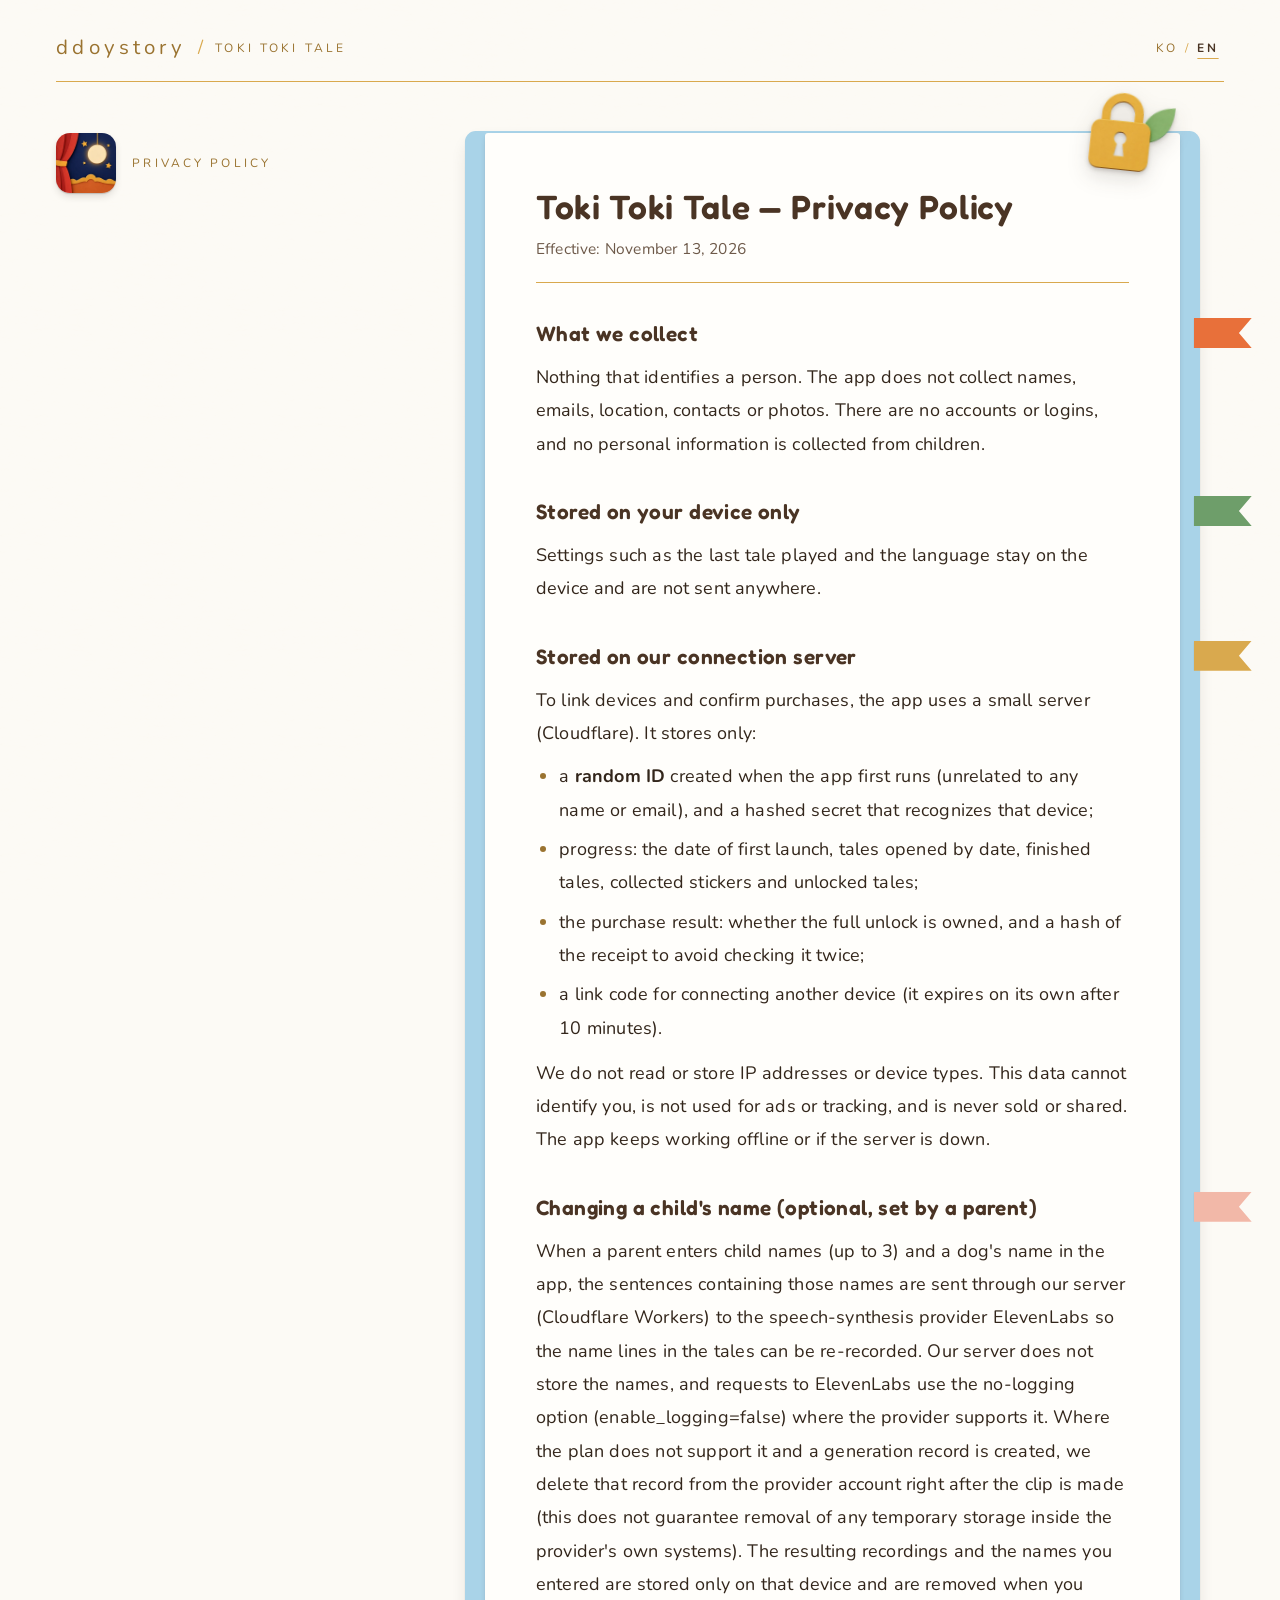
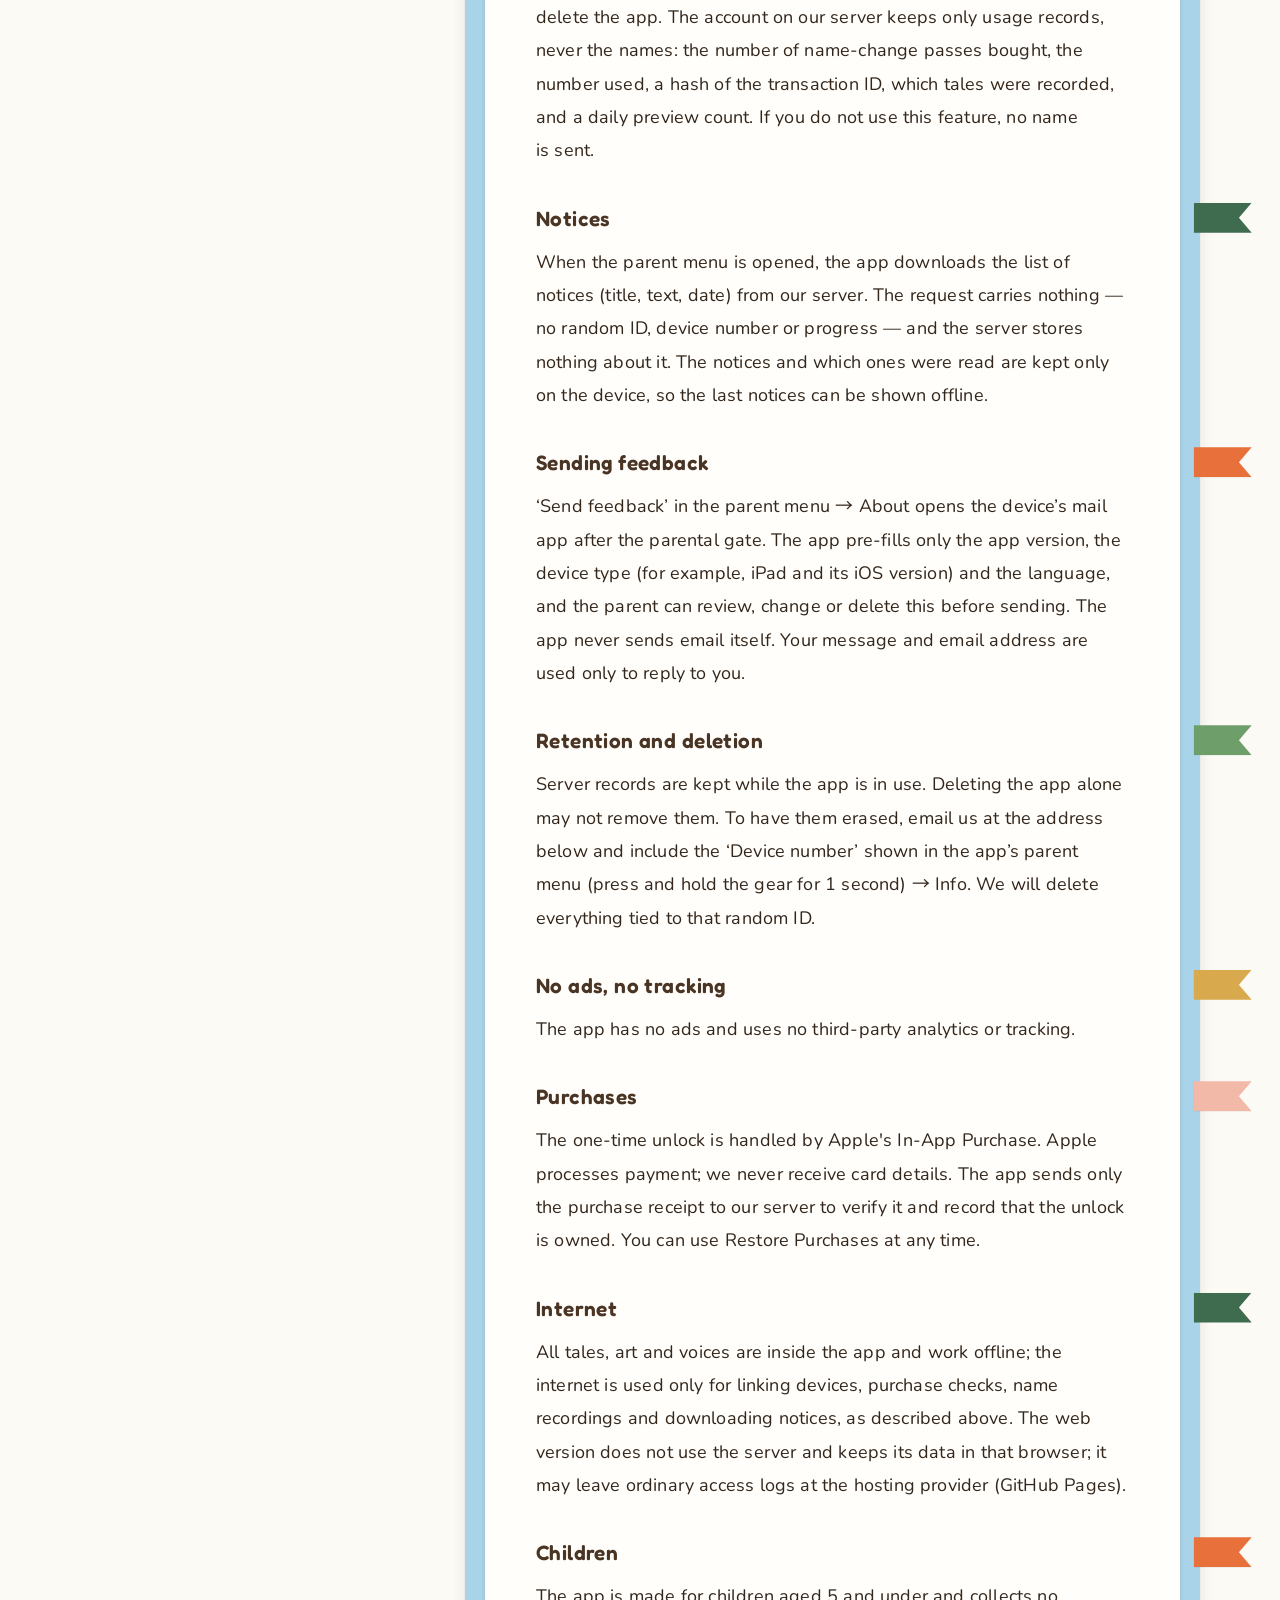
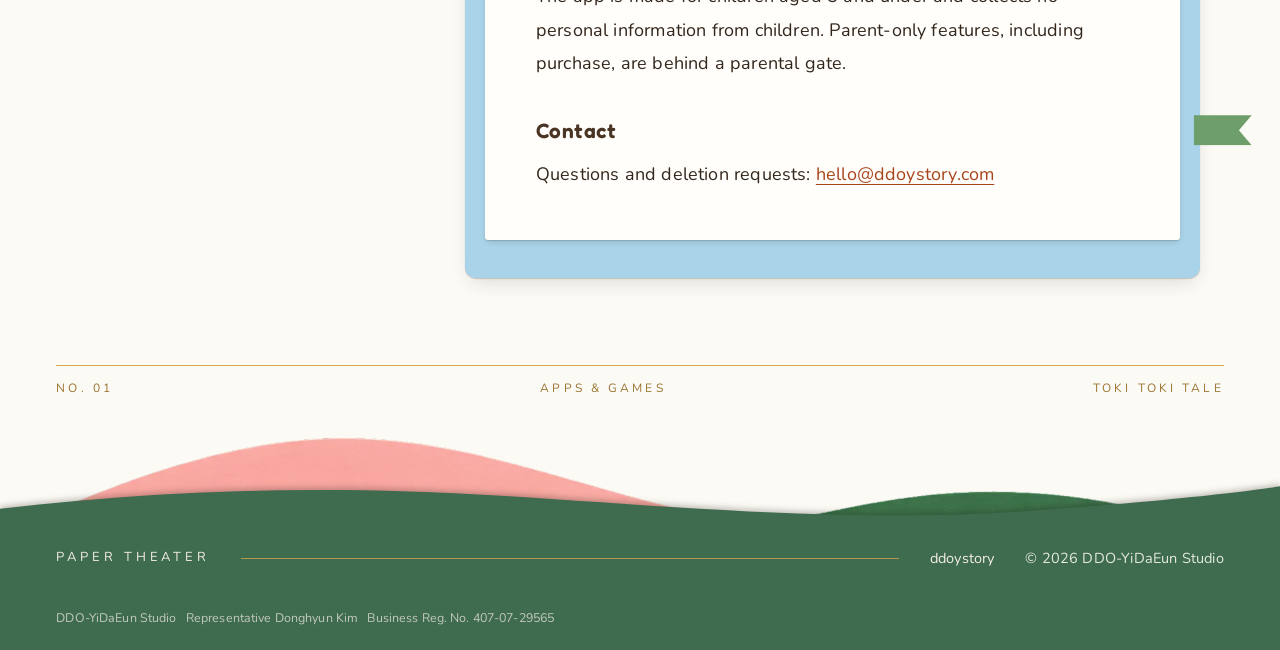
<file: tokitoki/privacy/index.html>
<!doctype html>
<html lang="ko">
<head>
<meta charset="utf-8">
<meta name="viewport" content="width=device-width, initial-scale=1">
<title>톡톡 동화극장 개인정보 처리방침</title>
<link rel="icon" type="image/png" sizes="32x32" href="../../assets/favicon-32.png">
<meta name="color-scheme" content="light dark">
<meta name="theme-color" content="#FCFAF5" media="(prefers-color-scheme: light)">
<meta name="theme-color" content="#2B241D" media="(prefers-color-scheme: dark)">
<link rel="apple-touch-icon" href="../../assets/icon.png">
<link rel="preconnect" href="https://fonts.googleapis.com">
<link rel="preconnect" href="https://fonts.gstatic.com" crossorigin>
<!-- 제목 글꼴 Jua 는 제목에 쓰는 글자만 담은 작은 파일로 받는다(text=). 제목 글자를 바꾸면 README 의 순서대로 이 주소를 다시 만든다. -->
<link rel="stylesheet" href="https://fonts.googleapis.com/css2?family=Jua&display=block&text=%28%29%2C.%EA%B0%80%EA%B0%9C%EA%B1%B0%EA%B2%83%EA%B2%8C%EA%B2%AC%EA%B2%B0%EA%B3%A0%EA%B3%B5%EA%B3%BC%EA%B4%80%EA%B4%91%EA%B5%AC%EA%B5%AD%EA%B7%B8%EA%B7%B9%EA%B8%B0%EA%BA%BC%EA%BE%B8%EB%81%BC%EB%82%B4%EB%84%B7%EB%85%90%EB%86%80%EB%88%84%EB%8A%94%EB%8A%A5%EB%8B%88%EB%8B%A4%EB%8F%84%EB%8F%99%EB%90%98%EB%93%A0%EB%93%A4%EB%93%AD%EB%94%94%EB%98%90%EB%9E%98%EB%A1%9C%EB%A5%B4%EB%A6%84%EB%A6%AC%EB%A6%B0%EB%A7%8C%EB%A7%A4%EB%A9%B0%EB%A9%B4%EB%AC%B8%EB%AC%BB%EB%B0%94%EB%B0%9B%EB%B0%A9%EB%B0%B0%EB%B2%84%EB%B3%B4%EB%B6%80%EB%B6%81%EB%B6%84%EC%82%AC%EC%82%AD%EC%84%9C%EC%84%9D%EC%88%98%EC%8A%A4%EC%95%84%EC%95%B1%EC%95%BC%EC%96%B4%EC%97%86%EC%97%90%EC%97%B0%EC%98%81%EC%98%A4%EC%99%80%EC%9B%81%EC%9D%80%EC%9D%84%EC%9D%98%EC%9D%B4%EC%9D%B8%EC%9D%BD%EC%9E%84%EC%9E%85%EC%9E%87%EC%9E%90%EC%9E%A0%EC%9E%A5%EC%A0%80%EC%A0%95%EC%A0%9C%EC%A3%BC%EC%A7%80%EC%A7%88%EC%A7%91%EC%B2%98%EC%B9%A8%ED%81%AC%ED%84%B0%ED%86%A0%ED%86%A1%ED%8A%9C%ED%8A%B8%ED%8D%BC%ED%8E%98%ED%94%84%ED%95%98%ED%95%9C%ED%95%AD%ED%98%B8%ED%99%94">
<link rel="stylesheet" href="https://fonts.googleapis.com/css2?family=Fredoka:wght@400;500;600&family=Nunito:wght@300;400;600;700&family=Noto+Sans+KR:wght@400;500;700&display=block">
<link rel="stylesheet" href="../../assets/paper.css">
<script>/* 움직임 준비: 움직임 줄이기가 꺼져 있을 때만 첫 화면을 잠깐 숨긴다. motion.js 가 못 오면 2.5초 뒤, 그때 받는 중인 글꼴을 최대 2.5초 더 기다렸다가 걷는다. assets/motion.js 참고 */
(function(d){if(window.matchMedia&&!matchMedia('(prefers-reduced-motion: reduce)').matches){d.classList.add('mo');window.__moT=setTimeout(function(){var f=document.fonts&&document.fonts.ready;Promise.race([f||0,new Promise(function(r){setTimeout(r,2500)})]).then(function(){d.classList.remove('mo');});},2500);}})(document.documentElement);</script>
<script defer fetchpriority="high" src="../../assets/vendor/gsap/gsap.min.js" onerror="document.documentElement.classList.remove('mo')"></script>
<script defer fetchpriority="high" src="../../assets/vendor/gsap/ScrollTrigger.min.js"></script>
<script defer fetchpriority="high" src="../../assets/motion.js"></script>
<style>
/* 읽는 페이지(v14): 매끈한 색 카드지. 넓은 화면 = 왼쪽 제목 칸 + 오른쪽 본문 칸(카드). 머리 조각 하나(봉투·자물쇠), 바닥 = 얇은 언덕 띠. */
.docgrid{position:relative;display:grid;grid-template-columns:minmax(0,3.2fr) minmax(0,6.8fr);gap:clamp(28px,4vw,72px);align-items:start;padding-top:clamp(32px,4vw,60px)}
.dochead{position:sticky;top:28px}
.docgrid .title{display:flex;align-items:center;gap:16px;padding:0;margin:0;max-width:none}
.title > img{width:60px;height:60px;border-radius:14px;box-shadow:var(--lift);flex:none}
.title h1{margin:0;font-size:clamp(1.6rem,2.4vw,2.2rem);line-height:1.25;letter-spacing:.02em}
.title p{margin:4px 0 0;color:var(--sub);font-size:15px;line-height:1.6}
.head-piece{position:absolute;pointer-events:none;z-index:4;filter:drop-shadow(0 2px 2px rgba(var(--sh),.22)) drop-shadow(0 8px 10px rgba(var(--sh),.14))}
.doc{min-width:0}
.doc .col{max-width:760px;padding:0;margin:0}
.doc a{color:var(--link);text-underline-offset:.22em}
.doc h2{margin:0 0 12px;font-size:1.3rem;line-height:1.45}
.doc p{margin:0 0 10px}
.tail-row{position:relative;display:flex;align-items:center;justify-content:space-between;gap:16px;margin-top:clamp(48px,6vw,96px);padding-top:14px}
.tail-row::before{content:"";position:absolute;left:var(--gutter);right:var(--gutter);top:0;height:1px;background:var(--gold)}
.land.thin{margin-top:clamp(12px,2vw,24px)}
.land.thin .hills > img{height:clamp(60px,7vw,120px);min-height:0;object-fit:cover;object-position:50% 0}
.land.thin .soil{margin-top:clamp(-40px,-2.6vw,-24px)}
@media (max-width:900px){
  .docgrid{grid-template-columns:minmax(0,1fr)}
  .dochead{position:relative;top:auto}
}
@media (max-width:640px){
  .title > img{width:52px;height:52px;border-radius:12px}
  .crumbs .brand{font-size:17px;letter-spacing:.14em}
  .tail-row .mid{display:none}
}

.head-piece.lock{width:clamp(64px,6.4vw,100px);right:calc(var(--gutter) + clamp(30px,4vw,60px));top:clamp(4px,1vw,14px);transform:rotate(6deg)}
/* 처리방침 = 하늘색 받침 위 긴 흰 문서 한 장 + 오른쪽 가장자리 색 책갈피(항목마다 하나, 누르면 그 항목으로) */
.sheetdoc{--back:var(--sky);--bo:20px;position:relative;background:var(--card);border-radius:3px;margin:0 calc(var(--bo) + 24px) calc(var(--bo) * 2.4) var(--bo);padding:clamp(28px,4vw,56px) clamp(22px,4vw,56px) clamp(24px,3vw,44px);color:#33261B;
  box-shadow:0 1px 1px rgba(var(--sh),.14),0 3px 6px -2px rgba(var(--sh),.2),0 calc(var(--bo) * .9) 0 var(--bo) var(--back),0 calc(var(--bo) * .9 + 1px) 1px var(--bo) rgba(var(--sh),.2),0 calc(var(--bo) * .9 + 8px) 18px calc(var(--bo) - 4px) rgba(var(--sh),.14)}
.sheetdoc h1{margin:0 0 6px;font-size:clamp(1.6rem,3vw,2.1rem);line-height:1.35;color:#4A3424}
.sheetdoc h2{color:#4A3424;margin-top:36px;scroll-margin-top:24px}
.sheetdoc h1 + p{color:#6E5A4A;font-size:15.5px;padding-bottom:18px;border-bottom:1px solid var(--gold);margin-bottom:6px}
.sheetdoc a{color:#A8441A}
.sheetdoc ul{margin:0 0 12px;padding-left:1.3em}
.sheetdoc li{margin:0 0 6px}
.sheetdoc li::marker{color:var(--gold-ink)}
.sheetdoc b{font-weight:700}
.marks{position:absolute;top:0;right:0;width:0;height:100%}
.mark{position:absolute;left:calc(var(--bo) - 6px);width:58px;height:44px;display:block;--c:var(--persimmon)}
.mark::before{content:"";position:absolute;left:0;top:7px;width:100%;height:30px;background:var(--c);clip-path:polygon(0 0,100% 0,78% 50%,100% 100%,0 100%);filter:drop-shadow(0 1px 1px rgba(46,36,28,.3))}
.mark:hover::before,.mark:focus-visible::before{transform:translateX(4px)}
.mark:nth-child(5n+2){--c:var(--leaf)}
.mark:nth-child(5n+3){--c:var(--straw)}
.mark:nth-child(5n+4){--c:var(--blush)}
.mark:nth-child(5n+5){--c:var(--pine)}
@media (max-width:640px){
  .sheetdoc{--bo:12px;margin-right:calc(var(--bo) + 18px)}
  .mark{width:40px}
}
</style>
<style>footer .biz{margin:0;padding:0 0 22px;font-size:.78rem;line-height:1.6;opacity:.72;letter-spacing:.01em}</style>
</head>
<body>
<a class="skip" href="#main"><span data-l="ko">본문으로 건너뛰기</span><span data-l="en" lang="en">Skip to content</span></a>
<header class="wrap mast" data-intro>
  <nav class="crumbs" aria-label="Site">
    <a class="brand" href="../../#ko" data-href="../../" lang="en">ddoystory</a>
    <span class="sl" aria-hidden="true">/</span>
    <a class="tail" href="../#ko" data-href="../"><span data-l="ko">톡톡 동화극장</span><span data-l="en" lang="en">Toki Toki Tale</span></a>
  </nav>
  <span class="rule" aria-hidden="true"></span>
  <div class="tails"><nav class="lang" aria-label="Language"><a href="#ko" data-set="ko" lang="ko">KO</a><span class="sl" aria-hidden="true">/</span><a href="#en" data-set="en" lang="en">EN</a></nav></div>
</header>
<div class="wrap docgrid">
<img class="head-piece lock" data-art="doc" src="../../assets/paper/lock.webp" width="360" height="340" alt="" aria-hidden="true">
<div class="dochead" data-intro aria-hidden="true"><div class="title"><img src="../../assets/icon-256.webp" width="60" height="60" alt=""><span class="tail" lang="en">Privacy Policy</span></div></div>
<main id="main" class="doc"><div class="col"><div class="sheetdoc">
<div data-l="ko">
<h1>톡톡 동화극장 개인정보 처리방침</h1>
<p>시행일: 2026년 11월 13일</p>

<h2>수집하는 정보</h2>
<p>톡톡 동화극장은 이름, 이메일, 위치, 연락처, 사진 등 사람을 알아볼 수 있는 정보를 수집하지 않습니다. 회원가입과 로그인이 없습니다. 어린이에게서 개인정보를 받지 않습니다.</p>

<h2>기기에만 저장되는 정보</h2>
<p>마지막으로 본 동화, 언어(한국어/영어) 설정 같은 설정은 이 기기 안에만 저장되며 서버로 보내지 않습니다. 앱을 지우면 함께 사라집니다.</p>

<h2>연결 서버에 저장되는 정보</h2>
<p>앱은 기기를 서로 잇고 구매를 확인하기 위해 작은 연결 서버(Cloudflare)를 씁니다. 서버에는 아래만 저장됩니다.</p>
<ul>
<li>앱이 처음 켜질 때 만들어지는 <b>무작위 ID</b>(이름·이메일과 관계없는 임의의 글자열)와, 그 기기를 알아보는 비밀 표(원본이 아닌 암호화된 값)</li>
<li>진행 기록: 앱을 처음 연 날짜, 날짜별로 열린 동화, 완주한 동화, 모은 스티커, 열어 둔 동화</li>
<li>구매 확인 결과: 전체 구매 여부와, 같은 영수증을 중복 확인하기 위한 영수증의 암호화된 값</li>
<li>다른 기기와 잇는 연결 코드(10분 뒤 저절로 사라집니다)</li>
</ul>
<p>IP 주소와 기기 종류는 읽거나 저장하지 않습니다. 이 정보로는 누구인지 알 수 없고, 광고나 추적에 쓰지 않으며 다른 곳에 팔거나 넘기지 않습니다. 서버가 꺼져 있거나 인터넷이 없어도 앱은 계속 작동합니다.</p>

<h2>아이 이름 바꾸기 (보호자가 고르는 기능)</h2>
<p>보호자가 앱에 아이 이름(최대 3명)과 강아지 이름을 입력하면, 동화 속 이름 대사를 새로 녹음하기 위해 그 이름이 들어간 문장을 우리 서버(Cloudflare Workers)를 거쳐 음성 합성 업체 ElevenLabs로 보냅니다. 우리 서버는 이름을 저장하지 않으며, ElevenLabs에는 가능한 경우 기록을 남기지 않는 옵션(enable_logging=false)으로 요청합니다. 이 옵션을 요금제가 받지 않아 생성 기록이 남는 경우에는, 녹음을 만든 직후 제공자 계정의 생성 기록을 지웁니다(제공자 내부의 임시 보관까지 없어진다고 약속하지는 않습니다). 만들어진 녹음과 입력한 이름은 그 기기 안에만 저장되고, 앱을 지우면 함께 지워집니다. 서버 계정에는 이름이 아닌 이용 기록만 남습니다: 구매한 이름 변경권 수, 사용 횟수, 거래번호의 해시, 녹음한 동화 표시, 하루 미리 듣기 횟수. 이 기능을 쓰지 않으면 어떤 이름도 보내지 않습니다.</p>

<h2>공지사항 받기</h2>
<p>보호자 메뉴를 열면 앱이 연결 서버에서 공지사항 목록(제목·본문·날짜)을 받아 옵니다. 이때 앱은 무작위 ID, 기기 번호, 진행 기록을 보내지 않고, 서버도 이 요청을 저장하지 않습니다. 받은 공지와 '읽음' 표시는 이 기기 안에만 저장되어 인터넷이 없을 때 지난번 공지를 보여 줍니다.</p>

<h2>의견 보내기</h2>
<p>보호자 메뉴 → 정보의 '의견 보내기'는 보호자 확인을 거친 뒤 기기의 메일 앱을 엽니다. 앱이 미리 적어 두는 것은 앱 버전, 기기 종류(예: iPad, iOS 버전), 언어뿐이고, 보내기 전에 보호자가 내용을 보고 고치거나 지울 수 있습니다. 앱은 메일을 직접 보내지 않습니다. 보내 주신 메일과 이메일 주소는 답장할 때만 씁니다.</p>

<h2>보관과 삭제</h2>
<p>서버의 기록은 앱을 쓰는 동안 보관합니다. 앱을 지우는 것만으로는 서버 기록이 지워지지 않을 수 있습니다. 삭제를 원하시면 아래 지원 이메일로 요청해 주세요. 메일에는 앱의 보호자 메뉴(톱니를 1초 누르기) → 정보에 있는 '기기 번호'를 적어 주세요. 요청을 받으면 그 무작위 ID와 연결된 모든 기록을 지웁니다.</p>

<h2>광고와 분석</h2>
<p>광고가 없습니다. 제3자 분석 도구나 추적 기능도 쓰지 않습니다.</p>

<h2>구매</h2>
<p>앱의 전체 동화 구매는 Apple의 앱 내 구입(App Store)으로 처리됩니다. 결제 정보는 Apple이 처리하며 개발자는 카드 정보 등을 받지 않습니다. 앱은 구매 확인(영수증)만 연결 서버로 보내 확인하고 구매 여부를 기록합니다. 이미 구매한 항목은 앱의 '구매 복원'으로 되살릴 수 있습니다.</p>

<h2>인터넷 연결</h2>
<p>앱은 동화, 그림, 목소리를 앱 안에 담고 있어 인터넷 없이도 작동하며, 인터넷은 위의 기기 연결, 구매 확인, 이름 녹음, 공지사항 받기에만 쓰입니다. 웹 버전은 연결 서버를 쓰지 않고 기록을 그 브라우저 안에만 두며, 사이트를 불러오기 위한 일반적인 접속 기록이 호스팅 서비스(GitHub Pages)에 남을 수 있습니다.</p>

<h2>어린이 보호</h2>
<p>이 앱은 만 5세 이하 어린이를 위해 만들었습니다. 어린이에게서 개인정보를 받지 않으며, 구매 화면과 같은 부모용 기능은 보호자 확인(간단한 곱셈 문제)을 거친 뒤에만 열립니다.</p>

<h2>문의</h2>
<p>문의와 기록 삭제 요청: <a href="mailto:hello@ddoystory.com">hello@ddoystory.com</a></p>
</div>
<section class="en" lang="en" data-l="en">
<h1>Toki Toki Tale — Privacy Policy</h1>
<p>Effective: November 13, 2026</p>
<h2>What we collect</h2>
<p>Nothing that identifies a person. The app does not collect names, emails, location, contacts or photos. There are no accounts or logins, and no personal information is collected from children.</p>
<h2>Stored on your device only</h2>
<p>Settings such as the last tale played and the language stay on the device and are not sent anywhere.</p>
<h2>Stored on our connection server</h2>
<p>To link devices and confirm purchases, the app uses a small server (Cloudflare). It stores only:</p>
<ul>
<li>a <b>random ID</b> created when the app first runs (unrelated to any name or email), and a hashed secret that recognizes that device;</li>
<li>progress: the date of first launch, tales opened by date, finished tales, collected stickers and unlocked tales;</li>
<li>the purchase result: whether the full unlock is owned, and a hash of the receipt to avoid checking it twice;</li>
<li>a link code for connecting another device (it expires on its own after 10 minutes).</li>
</ul>
<p>We do not read or store IP addresses or device types. This data cannot identify you, is not used for ads or tracking, and is never sold or shared. The app keeps working offline or if the server is down.</p>
<h2>Changing a child's name (optional, set by a parent)</h2>
<p>When a parent enters child names (up to 3) and a dog's name in the app, the sentences containing those names are sent through our server (Cloudflare Workers) to the speech-synthesis provider ElevenLabs so the name lines in the tales can be re-recorded. Our server does not store the names, and requests to ElevenLabs use the no-logging option (enable_logging=false) where the provider supports it. Where the plan does not support it and a generation record is created, we delete that record from the provider account right after the clip is made (this does not guarantee removal of any temporary storage inside the provider's own systems). The resulting recordings and the names you entered are stored only on that device and are removed when you delete the app. The account on our server keeps only usage records, never the names: the number of name-change passes bought, the number used, a hash of the transaction ID, which tales were recorded, and a daily preview count. If you do not use this feature, no name is sent.</p>
<h2>Notices</h2>
<p>When the parent menu is opened, the app downloads the list of notices (title, text, date) from our server. The request carries nothing — no random ID, device number or progress — and the server stores nothing about it. The notices and which ones were read are kept only on the device, so the last notices can be shown offline.</p>
<h2>Sending feedback</h2>
<p>‘Send feedback’ in the parent menu → About opens the device’s mail app after the parental gate. The app pre-fills only the app version, the device type (for example, iPad and its iOS version) and the language, and the parent can review, change or delete this before sending. The app never sends email itself. Your message and email address are used only to reply to you.</p>
<h2>Retention and deletion</h2>
<p>Server records are kept while the app is in use. Deleting the app alone may not remove them. To have them erased, email us at the address below and include the ‘Device number’ shown in the app’s parent menu (press and hold the gear for 1 second) → Info. We will delete everything tied to that random ID.</p>
<h2>No ads, no tracking</h2>
<p>The app has no ads and uses no third-party analytics or tracking.</p>
<h2>Purchases</h2>
<p>The one-time unlock is handled by Apple's In-App Purchase. Apple processes payment; we never receive card details. The app sends only the purchase receipt to our server to verify it and record that the unlock is owned. You can use Restore Purchases at any time.</p>
<h2>Internet</h2>
<p>All tales, art and voices are inside the app and work offline; the internet is used only for linking devices, purchase checks, name recordings and downloading notices, as described above. The web version does not use the server and keeps its data in that browser; it may leave ordinary access logs at the hosting provider (GitHub Pages).</p>
<h2>Children</h2>
<p>The app is made for children aged 5 and under and collects no personal information from children. Parent-only features, including purchase, are behind a parental gate.</p>
<h2>Contact</h2>
<p>Questions and deletion requests: <a href="mailto:hello@ddoystory.com">hello@ddoystory.com</a></p>
</section>
</div></div>
</main>
</div>
<div class="wrap tail-row" aria-hidden="true"><span class="tail" lang="en">No. 01</span><span class="tail mid" lang="en">Apps &amp; Games</span><span class="tail" lang="en">Toki Toki Tale</span></div>
<footer class="land thin">
  <div class="hills"><img src="../../assets/paper/hills-b.webp" width="2172" height="414" alt="" loading="lazy" decoding="async"></div>
  <div class="soil-sh"><div class="soil">
    <div class="wrap foot">
      <span class="tail" lang="en" aria-hidden="true">Paper Theater</span>
      <span class="rule" aria-hidden="true"></span>
      <ul aria-label="ddoystory"><li><a href="../../#ko" data-href="../../">ddoystory</a></li></ul>
      <p><span data-l="ko">© 2026 또이다은 스튜디오 (DDO-YiDaEun Studio)</span><span data-l="en" lang="en">© 2026 DDO-YiDaEun Studio</span></p>
    </div>
    <div class="wrap"><p class="biz"><span data-l="ko">상호 또이다은 스튜디오 (DDO-YiDaEun Studio)&ensp; 대표 김동현&ensp; 사업자등록번호 407-07-29565</span><span data-l="en" lang="en">DDO-YiDaEun Studio&ensp; Representative Donghyun Kim&ensp; Business Reg. No. 407-07-29565</span></p></div>
  </div></div>
</footer>
<script>
(function(){
  var h=document.documentElement;
  function set(l){
    h.lang=l;
    var as=document.querySelectorAll('.lang a');for(var i=0;i<as.length;i++){if(as[i].getAttribute('data-set')===l)as[i].setAttribute('aria-current','true');else as[i].removeAttribute('aria-current');}
    var ls=document.querySelectorAll('a[data-href]');for(var j=0;j<ls.length;j++){ls[j].setAttribute('href',ls[j].getAttribute('data-href')+'#'+l);}
  }
  var l=location.hash==='#en'?'en':location.hash==='#ko'?'ko':((navigator.language||'').toLowerCase().indexOf('ko')===0?'ko':'en');
  set(l);
  window.addEventListener('hashchange',function(){set(location.hash==='#en'?'en':'ko');});
})();

/* 처리방침 책갈피: 보이는 언어의 항목 제목(h2)마다 문서 오른쪽 가장자리에 하나씩, 누르면 그 항목으로 간다 */
(function(){
  var doc=document.querySelector('.sheetdoc'); if(!doc) return;
  var box=document.createElement('div'); box.className='marks'; doc.appendChild(box);
  function place(){
    box.innerHTML='';
    var hs=doc.querySelectorAll('h2'), top=doc.getBoundingClientRect().top;
    for(var i=0;i<hs.length;i++){
      var h=hs[i]; if(!h.offsetParent) continue;
      if(!h.id) h.id='p-'+(h.closest('[data-l]')||doc).getAttribute('data-l')+'-'+(i+1);
      var a=document.createElement('a'); a.className='mark'; a.href='#'+h.id; a.setAttribute('aria-label',h.textContent);
      a.style.top=(h.getBoundingClientRect().top-top-8)+'px'; box.appendChild(a);
    }
  }
  place();
  window.addEventListener('resize',place);
  window.addEventListener('hashchange',function(){ setTimeout(place,0); });
  if(document.fonts&&document.fonts.ready) document.fonts.ready.then(place);
  window.addEventListener('load',place);
})();
</script>
</body>
</html>
</file>
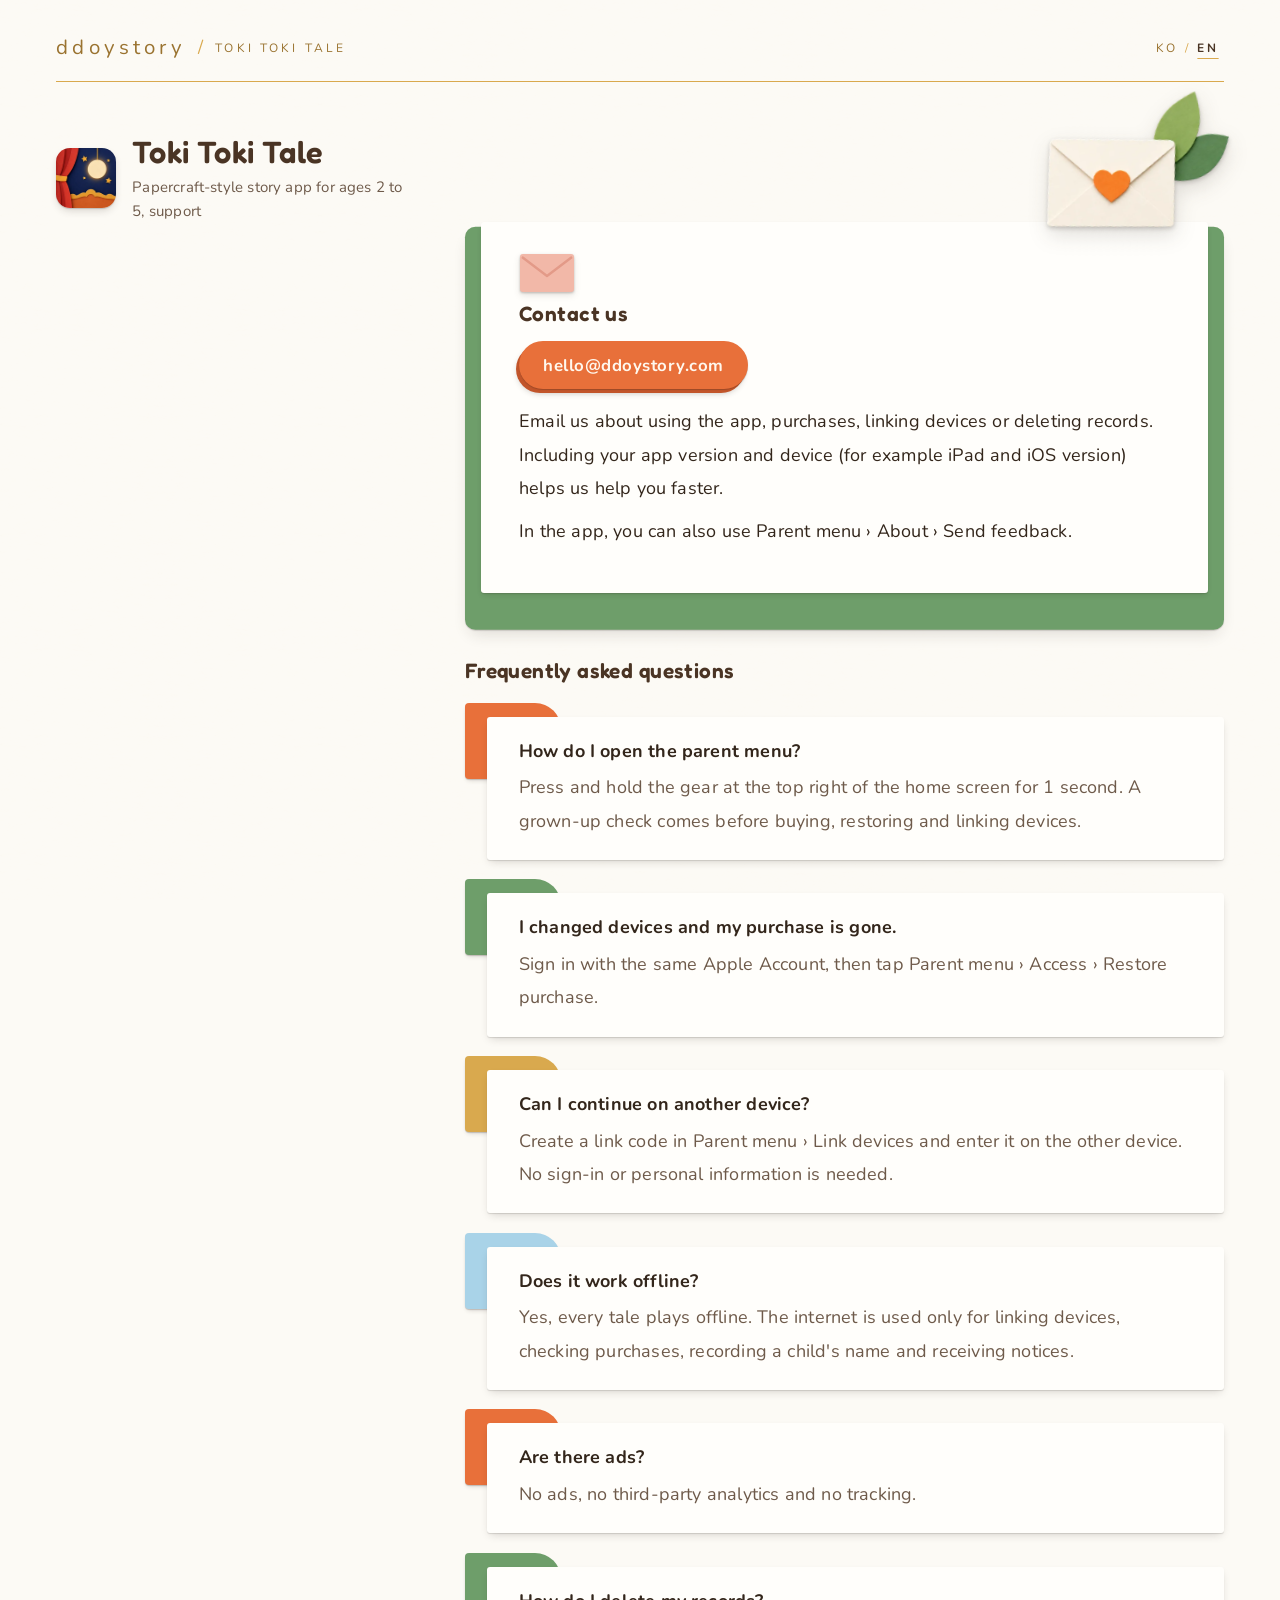
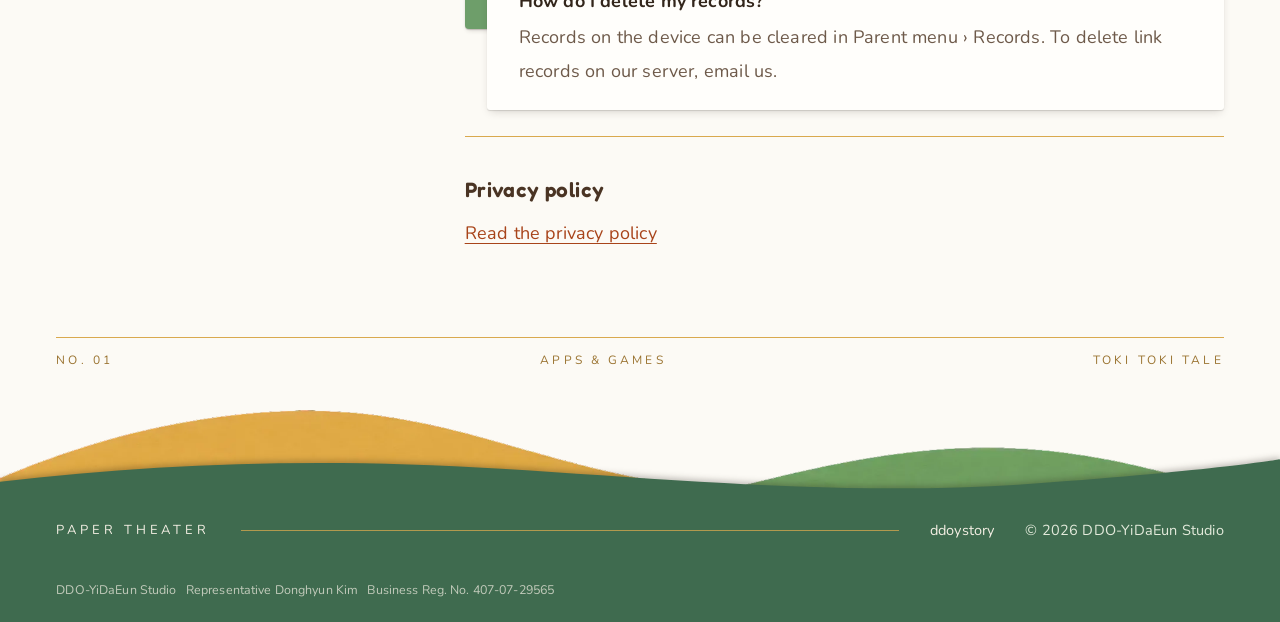
<file: tokitoki/support/index.html>
<!doctype html>
<html lang="ko">
<head>
<meta charset="utf-8">
<meta name="viewport" content="width=device-width, initial-scale=1">
<title>톡톡 동화극장 고객 지원 | Toki Toki Tale Support</title>
<meta name="description" content="톡톡 동화극장(Toki Toki Tale) 앱 고객 지원, 문의, 개인정보 처리방침 안내">
<link rel="icon" href="../../assets/favicon-32.png">
<meta name="color-scheme" content="light dark">
<meta name="theme-color" content="#FCFAF5" media="(prefers-color-scheme: light)">
<meta name="theme-color" content="#2B241D" media="(prefers-color-scheme: dark)">
<link rel="apple-touch-icon" href="../../assets/icon.png">
<link rel="preconnect" href="https://fonts.googleapis.com">
<link rel="preconnect" href="https://fonts.gstatic.com" crossorigin>
<!-- 제목 글꼴 Jua 는 제목에 쓰는 글자만 담은 작은 파일로 받는다(text=). 제목 글자를 바꾸면 README 의 순서대로 이 주소를 다시 만든다. -->
<link rel="stylesheet" href="https://fonts.googleapis.com/css2?family=Jua&display=block&text=%28%29%2C.%EA%B0%80%EA%B0%9C%EA%B1%B0%EA%B2%83%EA%B2%8C%EA%B2%AC%EA%B2%B0%EA%B3%A0%EA%B3%B5%EA%B3%BC%EA%B4%80%EA%B4%91%EA%B5%AC%EA%B5%AD%EA%B7%B8%EA%B7%B9%EA%B8%B0%EA%BA%BC%EA%BE%B8%EB%81%BC%EB%82%B4%EB%84%B7%EB%85%90%EB%86%80%EB%88%84%EB%8A%94%EB%8A%A5%EB%8B%88%EB%8B%A4%EB%8F%84%EB%8F%99%EB%90%98%EB%93%A0%EB%93%A4%EB%93%AD%EB%94%94%EB%98%90%EB%9E%98%EB%A1%9C%EB%A5%B4%EB%A6%84%EB%A6%AC%EB%A6%B0%EB%A7%8C%EB%A7%A4%EB%A9%B0%EB%A9%B4%EB%AC%B8%EB%AC%BB%EB%B0%94%EB%B0%9B%EB%B0%A9%EB%B0%B0%EB%B2%84%EB%B3%B4%EB%B6%80%EB%B6%81%EB%B6%84%EC%82%AC%EC%82%AD%EC%84%9C%EC%84%9D%EC%88%98%EC%8A%A4%EC%95%84%EC%95%B1%EC%95%BC%EC%96%B4%EC%97%86%EC%97%90%EC%97%B0%EC%98%81%EC%98%A4%EC%99%80%EC%9B%81%EC%9D%80%EC%9D%84%EC%9D%98%EC%9D%B4%EC%9D%B8%EC%9D%BD%EC%9E%84%EC%9E%85%EC%9E%87%EC%9E%90%EC%9E%A0%EC%9E%A5%EC%A0%80%EC%A0%95%EC%A0%9C%EC%A3%BC%EC%A7%80%EC%A7%88%EC%A7%91%EC%B2%98%EC%B9%A8%ED%81%AC%ED%84%B0%ED%86%A0%ED%86%A1%ED%8A%9C%ED%8A%B8%ED%8D%BC%ED%8E%98%ED%94%84%ED%95%98%ED%95%9C%ED%95%AD%ED%98%B8%ED%99%94">
<link rel="stylesheet" href="https://fonts.googleapis.com/css2?family=Fredoka:wght@400;500;600&family=Nunito:wght@300;400;600;700&family=Noto+Sans+KR:wght@400;500;700&display=block">
<link rel="stylesheet" href="../../assets/paper.css">
<script>/* 움직임 준비: 움직임 줄이기가 꺼져 있을 때만 첫 화면을 잠깐 숨긴다. motion.js 가 못 오면 2.5초 뒤, 그때 받는 중인 글꼴을 최대 2.5초 더 기다렸다가 걷는다. assets/motion.js 참고 */
(function(d){if(window.matchMedia&&!matchMedia('(prefers-reduced-motion: reduce)').matches){d.classList.add('mo');window.__moT=setTimeout(function(){var f=document.fonts&&document.fonts.ready;Promise.race([f||0,new Promise(function(r){setTimeout(r,2500)})]).then(function(){d.classList.remove('mo');});},2500);}})(document.documentElement);</script>
<script defer fetchpriority="high" src="../../assets/vendor/gsap/gsap.min.js" onerror="document.documentElement.classList.remove('mo')"></script>
<script defer fetchpriority="high" src="../../assets/vendor/gsap/ScrollTrigger.min.js"></script>
<script defer fetchpriority="high" src="../../assets/motion.js"></script>
<style>
/* 읽는 페이지(v14): 매끈한 색 카드지. 넓은 화면 = 왼쪽 제목 칸 + 오른쪽 본문 칸(카드). 머리 조각 하나(봉투·자물쇠), 바닥 = 얇은 언덕 띠. */
.docgrid{position:relative;display:grid;grid-template-columns:minmax(0,3.2fr) minmax(0,6.8fr);gap:clamp(28px,4vw,72px);align-items:start;padding-top:clamp(32px,4vw,60px)}
.dochead{position:sticky;top:28px}
.docgrid .title{display:flex;align-items:center;gap:16px;padding:0;margin:0;max-width:none}
.title > img{width:60px;height:60px;border-radius:14px;box-shadow:var(--lift);flex:none}
.title h1{margin:0;font-size:clamp(1.6rem,2.4vw,2.2rem);line-height:1.25;letter-spacing:.02em}
.title p{margin:4px 0 0;color:var(--sub);font-size:15px;line-height:1.6}
.head-piece{position:absolute;pointer-events:none;z-index:4;filter:drop-shadow(0 2px 2px rgba(var(--sh),.22)) drop-shadow(0 8px 10px rgba(var(--sh),.14))}
.doc{min-width:0}
.doc .col{max-width:760px;padding:0;margin:0}
.doc a{color:var(--link);text-underline-offset:.22em}
.doc h2{margin:0 0 12px;font-size:1.3rem;line-height:1.45}
.doc p{margin:0 0 10px}
.tail-row{position:relative;display:flex;align-items:center;justify-content:space-between;gap:16px;margin-top:clamp(48px,6vw,96px);padding-top:14px}
.tail-row::before{content:"";position:absolute;left:var(--gutter);right:var(--gutter);top:0;height:1px;background:var(--gold)}
.land.thin{margin-top:clamp(12px,2vw,24px)}
.land.thin .hills > img{height:clamp(60px,7vw,120px);min-height:0;object-fit:cover;object-position:50% 0}
.land.thin .soil{margin-top:clamp(-40px,-2.6vw,-24px)}
@media (max-width:900px){
  .docgrid{grid-template-columns:minmax(0,1fr)}
  .dochead{position:relative;top:auto}
}
@media (max-width:640px){
  .title > img{width:52px;height:52px;border-radius:12px}
  .crumbs .brand{font-size:17px;letter-spacing:.14em}
  .tail-row .mid{display:none}
}

html[lang=ko] h1 .en,html[lang=en] h1 .ko{display:none}
.head-piece.env{width:clamp(150px,15vw,230px);right:calc(var(--gutter) - 8px);top:clamp(4px,1.4vw,20px);transform:rotate(-8deg)}
.doc .col{padding-top:clamp(80px,7vw,120px)}
/* 문의 = 흰 카드 + 연두 밑장, 왼쪽 위 분홍 봉투 조각 */
.doc [data-l] > section:first-child{--back:var(--leaf);--bo:16px;position:relative;background:var(--card);border-radius:3px;margin:0 var(--bo) calc(var(--bo) * 3.2);padding:clamp(76px,6vw,92px) clamp(22px,3vw,40px) clamp(22px,3vw,34px);color:#33261B;
  box-shadow:0 1px 1px rgba(var(--sh),.14),0 3px 6px -2px rgba(var(--sh),.2),0 calc(var(--bo) * 1.3) 0 var(--bo) var(--back),0 calc(var(--bo) * 1.3 + 1px) 1px var(--bo) rgba(var(--sh),.2),0 calc(var(--bo) * 1.3 + 8px) 16px calc(var(--bo) - 4px) rgba(var(--sh),.14)}
.doc [data-l] > section:first-child::before{content:"";position:absolute;left:clamp(22px,3vw,40px);top:clamp(24px,2.4vw,32px);width:56px;height:40px;background:url("data:image/svg+xml,%3Csvg xmlns='http://www.w3.org/2000/svg' viewBox='0 0 56 40'%3E%3Crect x='1' y='1' width='54' height='38' rx='3' fill='%23F2B8A8'/%3E%3Cpath d='M3 4l25 19L53 4' fill='none' stroke='%23E39A88' stroke-width='2.4' stroke-linejoin='round'/%3E%3C/svg%3E") 0 0/100% 100% no-repeat;filter:drop-shadow(0 1px 1px rgba(46,36,28,.25)) drop-shadow(0 3px 3px rgba(46,36,28,.12))}
.doc [data-l] > section:first-child h2{color:#4A3424}
.doc [data-l] > section:first-child a:not(.x){color:#A8441A}
.doc .contact{margin:0 0 16px}
.doc .contact a{display:inline-flex;align-items:center;gap:12px;min-height:48px;padding:8px 24px;border-radius:999px;background:var(--act);color:#FFF8EE!important;text-decoration:none;font-weight:700;font-size:1.05rem;letter-spacing:.03em;box-shadow:0 1px 1px rgba(var(--sh),.25),-3px 4px 0 var(--act-under),-3px 6px 6px -2px rgba(var(--sh),.28);overflow-wrap:anywhere;transition:transform .2s var(--ease)}
.doc .contact a:hover{transform:translate(1px,-2px)}
.doc [data-l] > section + section{padding-top:clamp(8px,1vw,16px)}
.doc [data-l] > section:last-child{padding-top:clamp(28px,3vw,40px);margin-top:clamp(20px,2vw,32px);border-top:1px solid var(--gold)}
/* 자주 묻는 질문 = 왼쪽 위에 색 꼬리표가 달린 흰 카드 목록 */
.doc dl{margin:0;display:flex;flex-direction:column;gap:clamp(26px,2.6vw,34px);padding:18px 0 0 22px}
.doc dl > div{--tab:var(--persimmon);position:relative;background:var(--card);border-radius:3px;padding:20px clamp(20px,2.6vw,32px) 22px;color:#33261B;box-shadow:0 1px 1px rgba(var(--sh),.14),0 4px 9px -3px rgba(var(--sh),.2)}
.doc dl > div::before{content:"";position:absolute;z-index:-1;left:-22px;top:-14px;width:96px;height:76px;background:var(--tab);border-radius:4px 26px 0 4px;box-shadow:0 1px 1px rgba(var(--sh),.2),0 3px 5px -2px rgba(var(--sh),.2)}
.doc dl > div:nth-child(6n+2){--tab:var(--leaf)}
.doc dl > div:nth-child(6n+3){--tab:var(--straw)}
.doc dl > div:nth-child(6n+4){--tab:var(--sky)}
.doc dl > div:nth-child(6n+6){--tab:var(--leaf)}
.doc dt{font-weight:700;line-height:1.6}
.doc dd{margin:6px 0 0;color:#6E5A4A}
@media (max-width:900px){
  .doc .col{padding-top:24px}
  .head-piece.env{width:clamp(110px,30vw,170px);top:clamp(70px,16vw,110px)}
}
@media (max-width:640px){
  .doc .col{padding-top:64px}
  .head-piece.env{top:126px}
}
</style>
<style>footer .biz{margin:0;padding:0 0 22px;font-size:.78rem;line-height:1.6;opacity:.72;letter-spacing:.01em}</style>
</head>
<body>
<a class="skip" href="#main"><span data-l="ko">본문으로 건너뛰기</span><span data-l="en" lang="en">Skip to content</span></a>
<header class="wrap mast" data-intro>
  <nav class="crumbs" aria-label="Site">
    <a class="brand" href="../../#ko" data-href="../../" lang="en">ddoystory</a>
    <span class="sl" aria-hidden="true">/</span>
    <a class="tail" href="../#ko" data-href="../"><span data-l="ko">톡톡 동화극장</span><span data-l="en" lang="en">Toki Toki Tale</span></a>
  </nav>
  <span class="rule" aria-hidden="true"></span>
  <div class="tails"><nav class="lang" aria-label="Language"><a href="#ko" data-set="ko" lang="ko">KO</a><span class="sl" aria-hidden="true">/</span><a href="#en" data-set="en" lang="en">EN</a></nav></div>
</header>
<div class="wrap docgrid">
<img class="head-piece env" data-art="doc" src="../../assets/paper/envelope.webp" width="520" height="354" alt="" aria-hidden="true">
<div class="dochead" data-intro>
<div class="title">
  <img src="../../assets/icon-256.webp" width="72" height="72" alt="">
  <div class="intro-tx">
    <h1><span class="ko">톡톡 동화극장</span><span class="en">Toki Toki Tale</span></h1>
    <p data-l="ko">2~5세를 위한 종이 동화 앱, 고객 지원</p>
    <p data-l="en">Papercraft-style story app for ages 2 to 5, support</p>
  </div>
  </div>
</div>
<main id="main" class="doc"><div class="col">

<div data-l="ko">
<section>
  <h2>문의하기</h2>
  <p class="contact"><a href="mailto:hello@ddoystory.com">hello@ddoystory.com</a></p>
  <p>앱 사용, 결제, 기기 연결, 기록 삭제 요청은 위 메일로 보내 주세요. 앱 버전과 기기 종류(예: iPad, iOS 버전)를 함께 적어 주시면 더 빨리 도와드릴 수 있습니다.</p>
  <p>앱 안에서는 보호자 메뉴 › 정보 › 의견 보내기로도 보낼 수 있습니다.</p>
</section>
<section>
  <h2>자주 묻는 질문</h2>
  <dl>
    <div><dt>보호자 메뉴는 어떻게 여나요?</dt><dd>홈 오른쪽 위 톱니를 1초 동안 길게 누르세요. 구매·복원·기기 연결 같은 기능 앞에서는 어른 확인을 한 번 더 합니다.</dd></div>
    <div><dt>기기를 바꿨는데 구매한 것이 사라졌어요.</dt><dd>같은 Apple 계정으로 로그인한 뒤 보호자 메뉴 › 이용권 › 구매 복원을 누르세요.</dd></div>
    <div><dt>다른 기기와 진행 상황을 이어 쓰고 싶어요.</dt><dd>보호자 메뉴 › 기기 연결에서 연결 코드를 만들고, 다른 기기에서 그 코드를 넣으세요. 로그인이나 개인정보는 필요 없습니다.</dd></div>
    <div><dt>인터넷이 없어도 되나요?</dt><dd>동화는 인터넷 없이 볼 수 있습니다. 인터넷은 기기 연결, 구매 확인, 아이 이름 녹음, 공지 받기에만 씁니다.</dd></div>
    <div><dt>광고가 있나요?</dt><dd>광고, 외부 분석, 추적은 없습니다.</dd></div>
    <div><dt>기록을 지우고 싶어요.</dt><dd>기기 안의 기록은 보호자 메뉴 › 기록에서 지울 수 있습니다. 서버의 연결 기록 삭제는 메일로 요청해 주세요.</dd></div>
  </dl>
</section>
<section>
  <h2>개인정보 처리방침</h2>
  <p><a href="../privacy/">개인정보 처리방침 보기</a></p>
</section>
</div>

<div data-l="en">
<section>
  <h2>Contact us</h2>
  <p class="contact"><a href="mailto:hello@ddoystory.com">hello@ddoystory.com</a></p>
  <p>Email us about using the app, purchases, linking devices or deleting records. Including your app version and device (for example iPad and iOS version) helps us help you faster.</p>
  <p>In the app, you can also use Parent menu › About › Send feedback.</p>
</section>
<section>
  <h2>Frequently asked questions</h2>
  <dl>
    <div><dt>How do I open the parent menu?</dt><dd>Press and hold the gear at the top right of the home screen for 1 second. A grown-up check comes before buying, restoring and linking devices.</dd></div>
    <div><dt>I changed devices and my purchase is gone.</dt><dd>Sign in with the same Apple Account, then tap Parent menu › Access › Restore purchase.</dd></div>
    <div><dt>Can I continue on another device?</dt><dd>Create a link code in Parent menu › Link devices and enter it on the other device. No sign-in or personal information is needed.</dd></div>
    <div><dt>Does it work offline?</dt><dd>Yes, every tale plays offline. The internet is used only for linking devices, checking purchases, recording a child's name and receiving notices.</dd></div>
    <div><dt>Are there ads?</dt><dd>No ads, no third-party analytics and no tracking.</dd></div>
    <div><dt>How do I delete my records?</dt><dd>Records on the device can be cleared in Parent menu › Records. To delete link records on our server, email us.</dd></div>
  </dl>
</section>
<section>
  <h2>Privacy policy</h2>
  <p><a href="../privacy/">Read the privacy policy</a></p>
</section>
</div>
</div>
</main>
</div>
<div class="wrap tail-row" aria-hidden="true"><span class="tail" lang="en">No. 01</span><span class="tail mid" lang="en">Apps &amp; Games</span><span class="tail" lang="en">Toki Toki Tale</span></div>
<footer class="land thin">
  <div class="hills"><img src="../../assets/paper/hills-a.webp" width="2172" height="363" alt="" loading="lazy" decoding="async"></div>
  <div class="soil-sh"><div class="soil">
    <div class="wrap foot">
      <span class="tail" lang="en" aria-hidden="true">Paper Theater</span>
      <span class="rule" aria-hidden="true"></span>
      <ul aria-label="ddoystory"><li><a href="../../#ko" data-href="../../">ddoystory</a></li></ul>
      <p><span data-l="ko">© 2026 또이다은 스튜디오 (DDO-YiDaEun Studio)</span><span data-l="en" lang="en">© 2026 DDO-YiDaEun Studio</span></p>
    </div>
    <div class="wrap"><p class="biz"><span data-l="ko">상호 또이다은 스튜디오 (DDO-YiDaEun Studio)&ensp; 대표 김동현&ensp; 사업자등록번호 407-07-29565</span><span data-l="en" lang="en">DDO-YiDaEun Studio&ensp; Representative Donghyun Kim&ensp; Business Reg. No. 407-07-29565</span></p></div>
  </div></div>
</footer>
<script>
(function(){
  var h=document.documentElement;
  function set(l){
    h.lang=l;
    var as=document.querySelectorAll('.lang a');for(var i=0;i<as.length;i++){if(as[i].getAttribute('data-set')===l)as[i].setAttribute('aria-current','true');else as[i].removeAttribute('aria-current');}
    var ls=document.querySelectorAll('a[data-href]');for(var j=0;j<ls.length;j++){ls[j].setAttribute('href',ls[j].getAttribute('data-href')+'#'+l);}
  }
  var l=location.hash==='#en'?'en':location.hash==='#ko'?'ko':((navigator.language||'').toLowerCase().indexOf('ko')===0?'ko':'en');
  set(l);
  window.addEventListener('hashchange',function(){set(location.hash==='#en'?'en':'ko');});
})();
</script>
</body>
</html>
</file>
<file: assets/paper.css>
/* ddoystory 종이 페이지 공통 규칙 (v14: 매끈한 색 카드지) ─────────────
   바탕: 아주 연한 크림이 도는 흰 종이 #FCFAF5 한 장(결은 아주 옅게). 그 위에 매끈한 색 카드지를 가위로 깔끔하게 자른 조각
   (무대, 캐릭터, 흰 카드 + 색지 밑장, 꼬리표, 언덕)만 얹는다. 찢은 가장자리·거친 섬유 결·크래프트·베이지 톤은 쓰지 않는다.
   글자는 띠 위에 얹지 않고 바탕이나 흰 카드에 바로 놓는다. 꼬리 글자(작은 영어 대문자)는 가늘고 자간을 넓게,
   금색 가는 선(1px)으로 잇는다. 남색은 쓰지 않는다.
   팔레트: 감빛 #E8703A, 연두 #6E9E6A, 솔잎 #3F6B4F, 짚색 #D9A94E, 하늘 #A9D3E8, 연분홍 #F2B8A8.
   그림자: 위쪽 빛에서 떨어지는 웜 다크(#2E241C)만. 겹친 두께와 접촉 그림자.
   글꼴: 제목 Jua(영어 Fredoka), 본문 Noto Sans KR(영어 Nunito), 꼬리 글자 Nunito 300~400 대문자.
   네 페이지(/, /tokitoki/, /tokitoki/support/, /tokitoki/privacy/)가 함께 쓴다. */

:root{
  --page:#FCFAF5;       /* 바탕 흰 종이 */
  --card:#FFFEFB;       /* 흰 카드지 */
  --gold:#D9A94E;       /* 금색 가는 선 */
  --gold-ink:#9A7330;   /* 금색 계열 작은 글자 */
  --persimmon:#E8703A;
  --leaf:#6E9E6A;       /* 연두 */
  --pine:#3F6B4F;       /* 솔잎 */
  --straw:#D9A94E;      /* 짚색 */
  --sky:#A9D3E8;        /* 하늘 */
  --blush:#F2B8A8;      /* 연분홍 */
  --soil:#3F6B4F;       /* 맨 아래 앞 땅(솔잎) */
  --act:#E8703A;        /* 감빛 단추 */
  --act-under:#C2552A;
  /* 글자 */
  --ink:#33261B;
  --head-ink:#4A3424;
  --sub:#6E5A4A;
  --tail:#7A6655;
  --link:#A8441A;
  /* 그림자(웜 다크만) */
  --sh:46,36,28;
  --lift:0 1px 1px rgba(var(--sh),.18),0 4px 8px -2px rgba(var(--sh),.2);
  --lift-hi:0 2px 2px rgba(var(--sh),.18),0 12px 18px -6px rgba(var(--sh),.26);
  --piece-shadow:drop-shadow(0 1px 1px rgba(var(--sh),.35)) drop-shadow(0 4px 5px rgba(var(--sh),.14));
  --grain:url("/assets/paper/grain.webp") 0 0/320px 320px;
  /* 글꼴 */
  --serif:'Nunito','Noto Sans KR','Apple SD Gothic Neo',sans-serif;
  --head:'Fredoka','Jua','Apple SD Gothic Neo',sans-serif;
  --head-w:600;
  --tailf:'Nunito','Noto Sans KR',sans-serif;
  /* 배치 */
  --gutter:clamp(16px,4.4vw,64px);
  --max:1320px;
  --ease:cubic-bezier(.2,.8,.2,1);
  color-scheme:light;
}
/* 다크 모드(사람이 켰을 때만): 짙은 갈색 종이. 종이 조각 그림은 그대로 둔다. */
@media (prefers-color-scheme:dark){
  :root{
    --page:#2B241D;
    --gold:#C6973F;
    --gold-ink:#D9B572;
    --ink:#F1E6D4;
    --head-ink:#F4E3C4;
    --sub:#CDBCA6;
    --tail:#BCA78F;
    --link:#F2B366;
    --soil:#355B43;
    --sh:10,7,4;
    --lift:0 1px 1px rgba(var(--sh),.5),0 4px 9px -2px rgba(var(--sh),.55);
    --lift-hi:0 2px 2px rgba(var(--sh),.5),0 12px 20px -6px rgba(var(--sh),.6);
    --piece-shadow:drop-shadow(0 1px 1px rgba(var(--sh),.6)) drop-shadow(0 4px 6px rgba(var(--sh),.4));
    color-scheme:dark;
  }
}

*,*::before,*::after{box-sizing:border-box}
html{-webkit-text-size-adjust:100%;background:var(--page)}
/* 종이 결: 바탕에만 아주 옅게(글·그림 위에는 얹지 않는다) */
body::before{content:"";position:fixed;inset:0;z-index:-1;background:var(--grain);opacity:.28;mix-blend-mode:soft-light;pointer-events:none}
body{margin:0;position:relative;color:var(--ink);font-family:var(--serif);font-weight:400;font-size:18px;line-height:1.85;letter-spacing:.01em;overflow-x:hidden;word-break:keep-all;overflow-wrap:break-word;-webkit-font-smoothing:antialiased;font-synthesis:none}
@supports (overflow:clip){body{overflow-x:clip}}
img{display:block;max-width:100%;height:auto}
p,h1,h2,h3,h4{text-wrap:pretty}
h1,h2,h3,h4{font-family:var(--head);font-weight:var(--head-w)!important;letter-spacing:.02em;color:var(--head-ink)}
a{color:inherit}
:focus-visible{outline:2px solid var(--act);outline-offset:4px;border-radius:4px}
html[lang=ko] [data-l=en],html[lang=en] [data-l=ko]{display:none!important}
.wrap{max-width:var(--max);margin:0 auto;padding-left:var(--gutter);padding-right:var(--gutter)}
.skip{position:absolute;left:-9999px}
.skip:focus{left:16px;top:12px;background:var(--page);color:var(--ink);padding:8px 12px;z-index:20}

/* ── 꼬리 글자: 가늘고 넓은 영어 대문자 ── */
.tail{font-family:var(--tailf);font-weight:400;font-size:12px;line-height:1.5;letter-spacing:.26em;text-transform:uppercase;color:var(--gold-ink);white-space:nowrap}
.tail.lt{font-weight:300}
.tail [data-l=ko]{letter-spacing:.12em}
/* 금색 가는 선 */
.rule{display:block;height:1px;background:var(--gold);border:0;margin:0}
.vrule{display:block;width:1px;background:var(--gold)}

/* ── 머리: ddoystory ─── 금색 선 ─── iPhone · iPad | KO / EN ── */
.mast{display:flex;align-items:center;gap:clamp(14px,2.2vw,32px);padding-top:clamp(14px,2vw,28px);padding-bottom:clamp(6px,1vw,12px);position:relative;z-index:5}
.mast::after{content:"";position:absolute;left:var(--gutter);right:var(--gutter);bottom:0;height:1px;background:var(--gold)}
.brand{font-family:'Nunito',sans-serif;font-weight:400;font-size:clamp(18px,1.6vw,22px);letter-spacing:.2em;line-height:1;color:var(--gold-ink);text-decoration:none;white-space:nowrap;padding:10px 0}
.mast > .rule{flex:1 1 auto;min-width:24px;visibility:hidden}
.mast .tails{display:flex;align-items:center;gap:clamp(12px,1.8vw,24px)}
.mast .tails .vrule{height:16px}
.mast a.tail{text-decoration:none;display:inline-flex;align-items:center;min-height:44px}
.mast a.tail:hover{color:var(--head-ink)}
.lang{display:flex;align-items:center;gap:2px}
.lang a{font-family:var(--tailf);font-size:12px;letter-spacing:.22em;color:var(--gold-ink);text-decoration:none;min-width:34px;min-height:44px;display:inline-flex;align-items:center;justify-content:center;padding-left:.22em}
.lang a[aria-current]{color:var(--head-ink);font-weight:700;text-decoration:underline;text-decoration-color:var(--gold);text-underline-offset:6px;text-decoration-thickness:1px}
.lang .sl{color:var(--gold);font-size:12px}

/* 머리 왼쪽 길(지원·처리방침): ddoystory / TOKI TOKI TALE */
.crumbs{display:flex;align-items:center;gap:12px;min-width:0}
.crumbs .sl{color:var(--gold)}

/* ── 단추: 감빛 종이 두 장(앞장 + 아래로 비친 짙은 뒷장). 화면당 하나만 강하게. ── */
.store{display:inline-flex;align-items:center;justify-content:center;gap:12px;min-height:56px;padding:0 30px 0 26px;border-radius:999px;text-decoration:none;font-family:var(--serif);font-size:16.5px;font-weight:700;letter-spacing:.03em;white-space:nowrap;color:#FFF8EE;
  background:var(--act);
  box-shadow:0 1px 1px rgba(var(--sh),.25),-3px 5px 0 var(--act-under),-3px 8px 8px -2px rgba(var(--sh),.3);transition:transform .2s var(--ease),box-shadow .2s var(--ease)}
.store svg{width:19px;height:19px;flex:none}
.store:hover{transform:translate(1px,-2px);box-shadow:0 1px 1px rgba(var(--sh),.25),-4px 7px 0 var(--act-under),-4px 11px 12px -3px rgba(var(--sh),.34)}
.store:active{transform:translate(-2px,3px);box-shadow:0 1px 1px rgba(var(--sh),.25),-1px 2px 0 var(--act-under),-1px 3px 4px rgba(var(--sh),.3)}
/* 글자 링크: 금색 밑줄 */
.more{color:var(--ink);font-weight:700;font-size:16.5px;letter-spacing:.03em;text-decoration:underline;text-decoration-color:var(--gold);text-decoration-thickness:1px;text-underline-offset:.45em;min-height:44px;display:inline-flex;align-items:center;gap:10px}
.more svg{width:18px;height:18px;transition:transform .3s var(--ease)}
.more:hover svg{transform:translateX(4px)}

/* ── 종이 카드: 흰 종이 + 크래프트 밑장(card.webp 를 9조각으로 써서 찌그러지지 않게) ── */
/* ── 종이 카드: 흰 카드지 한 장 + 그 아래 색지 밑장(--back). 가장자리는 곧게, 겹친 두께는 접촉 그림자로. ── */
.paper-card{position:relative;--back:var(--leaf);--bo:14px;background:var(--card);border-radius:3px;margin:0 var(--bo) calc(var(--bo) * 2.4);
  box-shadow:0 1px 1px rgba(var(--sh),.14),0 3px 6px -2px rgba(var(--sh),.2),0 calc(var(--bo) * 1.3) 0 var(--bo) var(--back),0 calc(var(--bo) * 1.3 + 1px) 1px var(--bo) rgba(var(--sh),.2),0 calc(var(--bo) * 1.3 + 8px) 16px calc(var(--bo) - 4px) rgba(var(--sh),.14)}
/* 구멍(종이를 파낸 창): 위·안쪽 테두리에 그림자 */
.hole{position:relative;overflow:hidden;isolation:isolate;background:#E7EEF0}
.hole > img{width:100%;height:100%;object-fit:cover}
.hole::after{content:"";position:absolute;inset:0;border-radius:inherit;pointer-events:none;box-shadow:inset 0 6px 8px -5px rgba(var(--sh),.45),inset 0 1px 2px rgba(var(--sh),.35),inset 0 -1px 0 rgba(255,255,255,.7)}

/* ── 땅: 언덕 띠(그림) + 맨 앞 솔잎 땅 한 장(바닥글) ── */
.land{position:relative;margin-top:clamp(40px,6vw,96px)}
.land .hills{position:relative;line-height:0}
.land .hills > img{width:100%;height:auto;min-height:120px;object-fit:cover;object-position:0 100%}
.land .soil{position:relative;z-index:2;margin-top:clamp(-70px,-4.4vw,-34px);padding-top:clamp(40px,4.6vw,72px);background:var(--soil);color:#F4EFE4;
  -webkit-mask:url("data:image/svg+xml,%3Csvg xmlns='http://www.w3.org/2000/svg' viewBox='0 0 1200 60' preserveAspectRatio='none'%3E%3Cpath d='M0 34C150 14 300 8 470 20s330 30 500 16 230-26 230-26V60H0z'/%3E%3C/svg%3E") 0 0/100% clamp(34px,4.4vw,70px) no-repeat,linear-gradient(#000,#000) 0 clamp(33px,4.35vw,69px)/100% 100% no-repeat;
  mask:url("data:image/svg+xml,%3Csvg xmlns='http://www.w3.org/2000/svg' viewBox='0 0 1200 60' preserveAspectRatio='none'%3E%3Cpath d='M0 34C150 14 300 8 470 20s330 30 500 16 230-26 230-26V60H0z'/%3E%3C/svg%3E") 0 0/100% clamp(34px,4.4vw,70px) no-repeat,linear-gradient(#000,#000) 0 clamp(33px,4.35vw,69px)/100% 100% no-repeat}
.land .soil-sh{position:relative;z-index:2;filter:drop-shadow(0 -2px 3px rgba(30,22,14,.28))}
.foot{display:flex;flex-wrap:wrap;align-items:center;gap:6px clamp(16px,2.4vw,36px);padding-bottom:28px;font-size:14.5px;color:#E3EADB}
.foot .tail{color:#F4EFE4;font-size:13px;letter-spacing:.3em}
.foot .rule{flex:1 1 60px;background:rgba(217,169,78,.75)}
.foot ul{list-style:none;margin:0;padding:0;display:flex;flex-wrap:wrap;gap:0 22px}
.foot a{color:#F4EFE4;text-decoration:none;min-height:44px;display:inline-flex;align-items:center}
.foot a:hover{text-decoration:underline;text-underline-offset:.3em;text-decoration-color:var(--gold)}
.foot p{margin:0}
/* 쪽지 꼬리표 위 메일: 흰 카드지를 곧게 자른 꼬리표(모서리 둘 깎음, 구멍 하나) + 감빛 끈 */
.tagnote{position:absolute;display:block;text-decoration:none;color:#33261B;z-index:3;filter:drop-shadow(0 1px 1px rgba(var(--sh),.3)) drop-shadow(0 5px 7px rgba(var(--sh),.2));transform:rotate(-4deg);transition:transform .25s var(--ease)}
.tagnote .tg{display:block;position:relative;background:var(--card);padding:clamp(16px,1.6vw,24px) clamp(22px,2.2vw,34px) clamp(16px,1.6vw,24px) clamp(50px,4.6vw,66px);font-family:'Nunito',sans-serif;font-weight:700;font-size:clamp(14px,1.3vw,18px);letter-spacing:.04em;line-height:1.2;white-space:nowrap;
  clip-path:polygon(18px 0,100% 0,100% 100%,18px 100%,0 calc(100% - 18px),0 18px);
  -webkit-mask:radial-gradient(circle 7px at 26px 50%,transparent 6.5px,#000 7.5px);mask:radial-gradient(circle 7px at 26px 50%,transparent 6.5px,#000 7.5px)}
.tagnote .tg::after{content:"";position:absolute;left:16px;top:50%;width:20px;height:20px;margin-top:-10px;border-radius:50%;box-shadow:inset 0 0 0 3px var(--straw)}
.tagnote svg{position:absolute;right:calc(100% - 30px);top:50%;width:56px;height:40px;margin-top:-30px;overflow:visible;pointer-events:none}
.tagnote:hover{transform:rotate(-4deg) translateY(-3px)}

/* 움직임(assets/motion.js): <head> 스크립트가 붙인 html.mo 동안만 첫 화면([data-intro])을 숨긴다. */
.mo [data-intro],.mo [data-piece],.mo .tales li,.mo .head-piece{opacity:0}
.mo-font [data-intro] h1,.mo-font [data-intro] p,.mo-font .mast{visibility:hidden}

@media (max-width:640px){
  body{font-size:16.5px;line-height:1.8}
  .mast{gap:12px}
  .mast .opt{display:none}
  .store{width:100%}
  .foot{font-size:14px}
}
@media (prefers-reduced-motion:reduce){
  *,*::before,*::after{animation:none!important;transition:none!important}
  .store:hover{transform:none}
  .tagnote:hover{transform:rotate(-4deg)}
}
</file>
